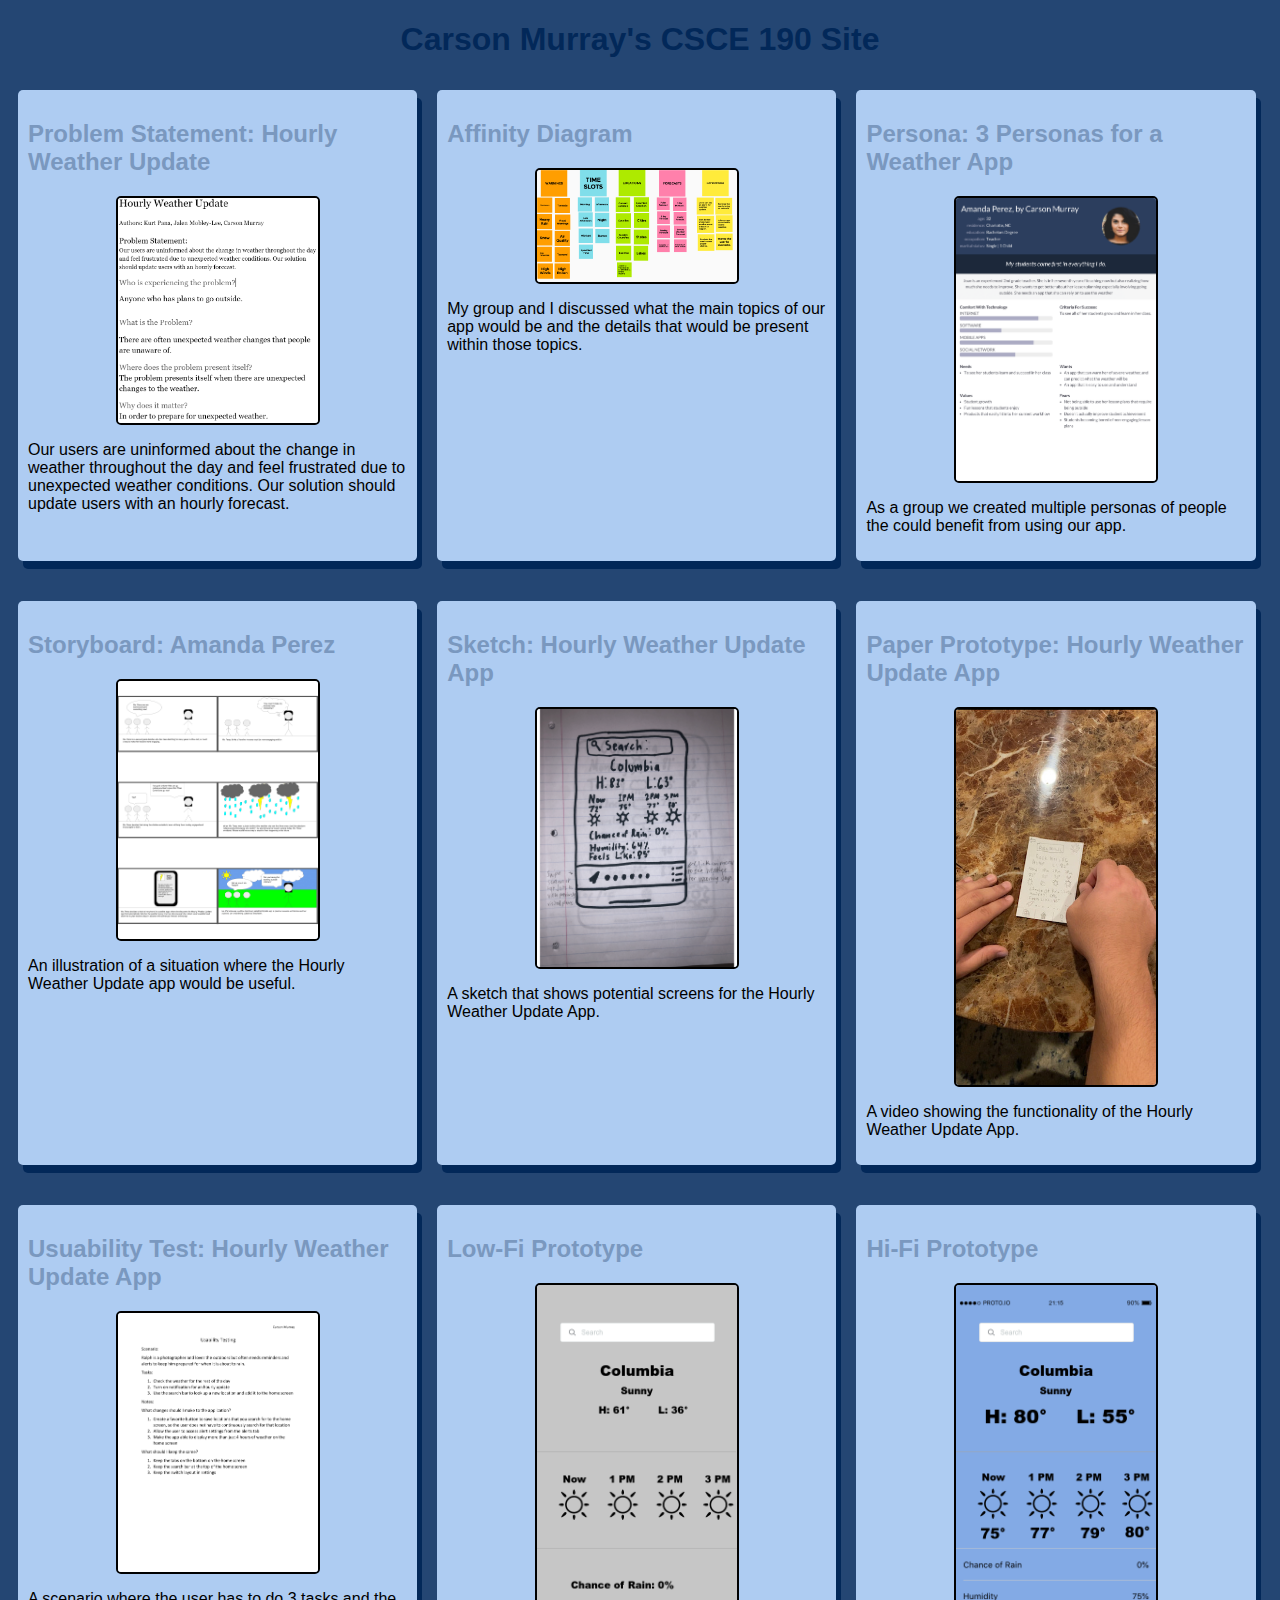
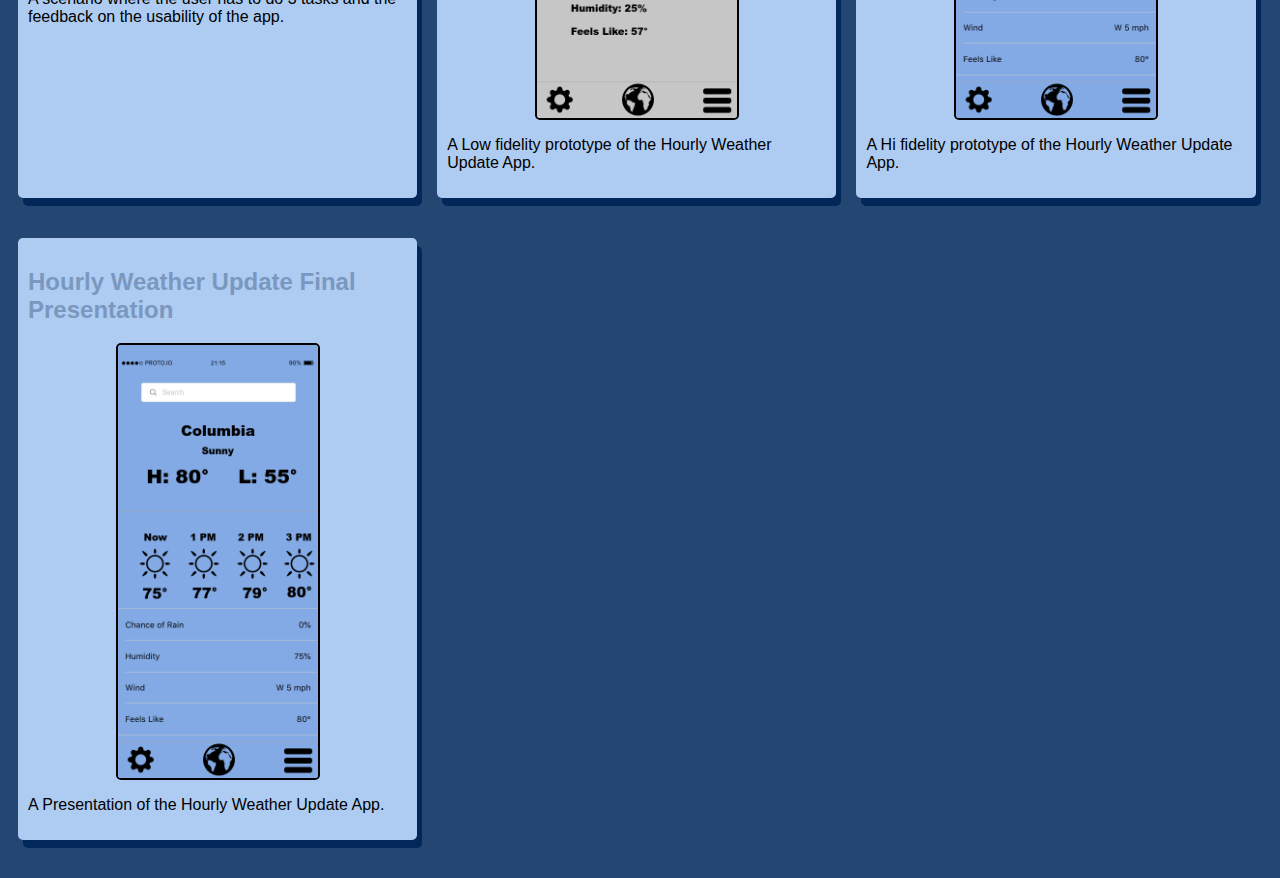
<file: index.html>
<!DOCTYPE html>
<html>
    <head>
            <title> CSCE 190: Carson Murray</title>
            <link rel="stylesheet" href="sytles.css">
    </head>
    <body>
        <h1>Carson Murray's CSCE 190 Site</h1>
        <div class="assignments">
            <!-- Problem Statement Assignment-->
            <section class="assignment">
                <a href="files/Problem Statement_ CSCE 190.pdf"><h2>Problem Statement: Hourly Weather Update </h2></a>
                <a href="files/Problem Statement_ CSCE 190.pdf"><img src="images/Problem Statement.png" width="350" length="200"></a>

                        <p>Our users are uninformed about the change in weather
                            throughout the day and feel frustrated due to 
                            unexpected weather conditions. Our solution should 
                            update users with an hourly forecast.</p>
                    
                    </section>
            <!--Affinity Diagram Assignment-->
        <section class="assignment">
                <a href="files/HourlyWeatherUpdate.pdf"><h2>Affinity Diagram </h2></a>
                <a href="files/HourlyWeatherUpdate.pdf"><img src="images/Hourly WeatherUpdate Jamboard.png" width="350" length="200"></a>

                        <p>My group and I discussed what the main topics of our app would be and the details that would be present within
                            those topics.
                        </p>
            </section>
            <!--Persona Assignment-->
            <section class="assignment">
                <a href="files/personas.pdf"><h2>Persona: 3 Personas for a Weather App</h2></a>
                <a href="files/personas.pdf"><img src="images/Persona.png" width="350" length="200"></a>
                    <p>As a group we created multiple personas of people the could benefit from using our app.
                    </p>
            </section>
            <!--StoryBoard Assignment-->
            <section class="assignment">
                <a href="files/StoryBoards.pdf"><h2>Storyboard: Amanda Perez</h2></a>
                <a href="files/StoryBoards.pdf"><img src="images/StoryBoard.png" width="350" length="200"></a>
                    <p>An illustration of a situation where the Hourly Weather Update app would be useful. 
                    </p>
        </section>
        <!--Sketching Assignment-->
        <section class="assignment">
            <a href="files/All_Slides1.pdf"><h2>Sketch: Hourly Weather Update App</h2></a>
            <a href="files/All_Slides1.pdf"><img src="images/Homescreen.png" width="350" length="200"></a>
                <p>A sketch that shows potential screens for the Hourly Weather Update App.
                </p>
    </section>
            <!--Paper Prototype Assignment-->
            <section class="assignment">
            <a href="https://youtu.be/fVnQINJUIWo"><h2>Paper Prototype: Hourly Weather Update App</h2></a>
            <a href="https://youtu.be/fVnQINJUIWo"><img src="images/PaperPrototype.jpg" width="350" length="200"></a>
                    <p>A video showing the functionality of the Hourly Weather Update App.
                    </p>
        </section>
        <!--Usuability Test Assignment-->
        <section class="assignment">
            <a href="files/UsabilityTest.pdf"><h2>Usuability Test: Hourly Weather Update App</h2></a>
            <a href="files/UsabilityTest.pdf"><img src="images/UsabilityTest-1.png" width="350" length="200"></a>
                    <p>A scenario where the user has to do 3 tasks and the feedback on the usability of the app.
                    </p>
        </section>
    </section>
    <!--Low-Fi Prototype Assignment-->
    <section class="assignment">
        <a href="files/Lo FI Prototype/index.html"><h2>Low-Fi Prototype</h2></a>
        <a href="files/Lo FI Prototype/index.html"><img src="images/LoFi Prototype.png" width="350" length="200"></a>
                <p>A Low fidelity prototype of the Hourly Weather Update App.
                </p>
    </section>
        </section>
        <!--Hi-Fi Prototype Assignment-->
        <section class="assignment">
            <a href="files/Hi Fi Prototype/index.html"><h2>Hi-Fi Prototype</h2></a>
            <a href="files/Hi Fi Prototype/index.html"><img src="images/HiFi.png" width="350" length="200"></a>
                    <p>A Hi fidelity prototype of the Hourly Weather Update App.
                    </p>
        </section>
    </section>
    <!--Hi-Fi Prototype Presentation-->
    <section class="assignment">
        <a href="https://youtu.be/MD1tGDlqOvk"><h2> Hourly Weather Update Final Presentation</h2></a>
        <a href="https://youtu.be/MD1tGDlqOvk"><img src="images/HiFi.png" width="350" length="200"></a>
                <p>A Presentation of the Hourly Weather Update App.
                </p>
    </section>
        </div>
    </body>
</html>
</file>
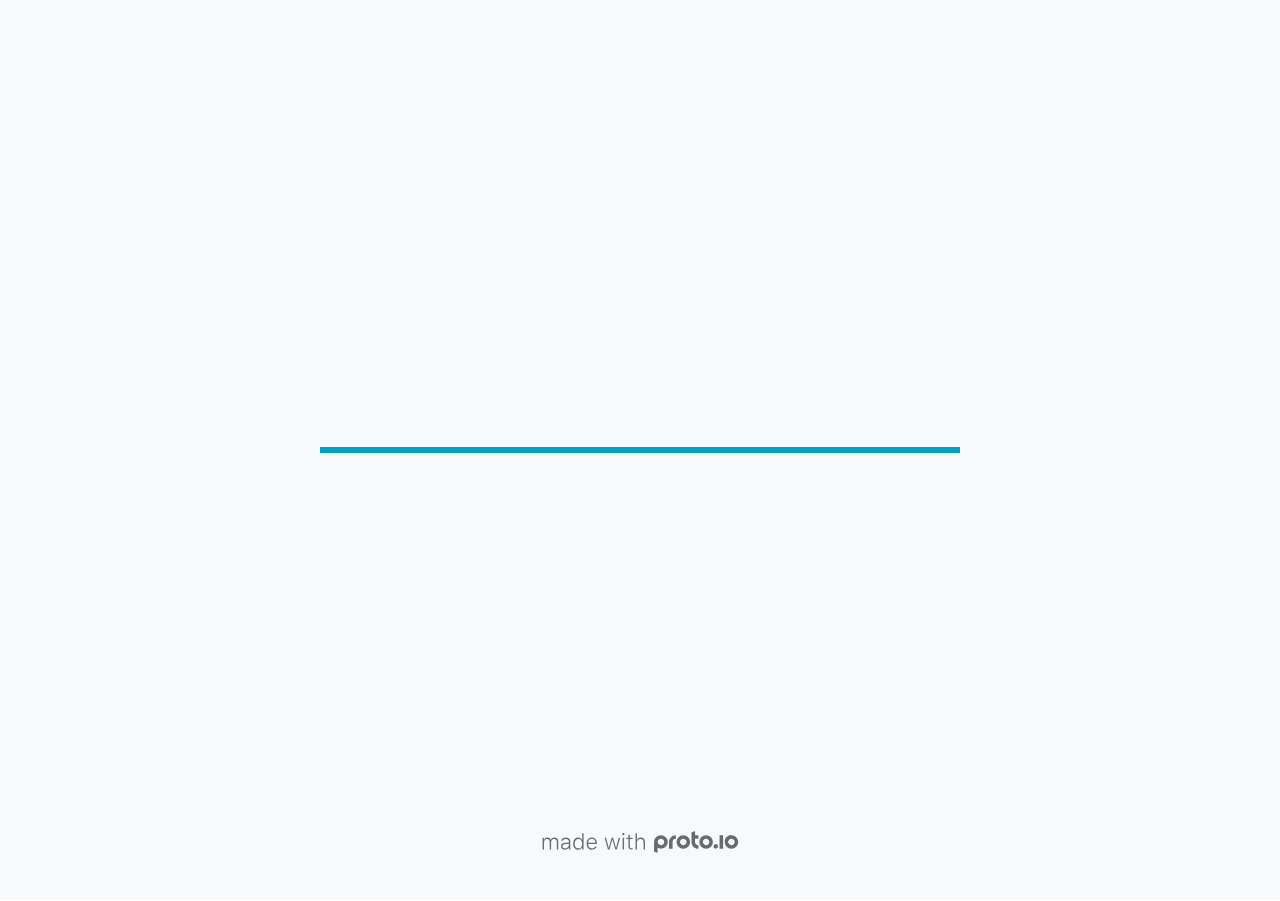
<file: files/Hi Fi Prototype/index.html>
<!DOCTYPE HTML>
	<head>

		<meta charset="utf-8">

		<title>Hourly Weather Update App - Proto.io</title>

		
			<meta name="HandheldFriendly" content="True">
			<meta name="MobileOptimized" content="414"> 

			
			
			
			<meta name="viewport" content="minimum-scale=1.00, maximum-scale=1.00, initial-scale=1.00, user-scalable=no, shrink-to-fit=no" />

			
				<meta name="apple-mobile-web-app-capable" content="yes" />
				<meta name="apple-mobile-web-app-status-bar-style" content="black-translucent" />
			

			<meta name="format-detection" content="telephone=no">


			

            
            <link rel="icon" sizes="192x192" href="./assets/branding/android-icon-hires.png">
            <link rel="icon" sizes="128x128" href="./assets/branding/android-icon.png">

            
            <link href="./assets/branding/apple-touch-icon-retina180.png" sizes="180x180" rel="apple-touch-icon">

            
            <link href="./assets/branding/apple-touch-icon-retina.png" sizes="114x114" rel="apple-touch-icon">

            
            <link href="./assets/branding/apple-touch-icon.png" sizes="57x57" rel="apple-touch-icon">

            
            <link href="./assets/branding/startup.png" media="(device-width: 320px)" rel="apple-touch-startup-image">

            
            <link href="./assets/branding/startup-retina.png" media="(device-width: 320px) and (device-height: 480px) and (-webkit-device-pixel-ratio: 2)" rel="apple-touch-startup-image">

            
            <link href="./assets/branding/startup-568.png" media="(device-width: 320px) and (device-height: 568px) and (-webkit-device-pixel-ratio: 2)" rel="apple-touch-startup-image">

            
            <link href="./assets/branding/startup-retina-6.png" media="(device-width: 375px) and (device-height: 667px) and (orientation: portrait) and (-webkit-device-pixel-ratio: 2)" rel="apple-touch-startup-image">

            
            <link href="./assets/branding/startup-retina-6plus.png" media="(device-width: 414px) and (device-height: 736px) and (orientation: portrait) and (-webkit-device-pixel-ratio: 3)" rel="apple-touch-startup-image">

            
            <link href="./assets/branding/startup-retina-6plus-landscape.png" media="(device-width: 414px) and (device-height: 736px) and (orientation: landscape) and (-webkit-device-pixel-ratio: 3)" rel="apple-touch-startup-image">

            
            <link href="./assets/branding/startup-ipad.png" media="(device-width: 768px) and (orientation: portrait)" rel="apple-touch-startup-image">

            
            <link href="./assets/branding/startup-ipad-landscape.png" media="(device-width: 768px) and (orientation: landscape)" rel="apple-touch-startup-image">

            
            <link href="./assets/branding/startup-ipad-retina.png" media="(device-width: 768px) and (orientation: portrait) and (-webkit-device-pixel-ratio: 2)" rel="apple-touch-startup-image">

            
            <link href="./assets/branding/startup-ipad-landscape-retina.png" media="(device-width: 768px) and (orientation: landscape) and (-webkit-device-pixel-ratio: 2)" rel="apple-touch-startup-image">

            
            <link href="./assets/branding/startup-ipad-pro.png" media="(device-width: 1024px) and (orientation: portrait) and (-webkit-device-pixel-ratio: 2)" rel="apple-touch-startup-image">

            
            <link href="./assets/branding/startup-ipad-pro-landscape.png" media="(device-width: 1024px) and (orientation: landscape) and (-webkit-device-pixel-ratio: 2)" rel="apple-touch-startup-image">

			<meta http-equiv="cleartype" content="on"> 


			 
		    <script type="text/javascript" src="./scripts/plugins/jquery/jquery.js"></script>

			
				<link rel="stylesheet" href="./stylesheets/player-export.css" />
				<script type="text/javascript" src="./scripts/player-export.js"></script>
			

			
			<script type="text/javascript" src="./libraries/common/components.js"></script> 
			<link type="text/css" rel="Stylesheet" href="./libraries/common/components.1.00.css" /> 

			
					<script type="text/javascript" src="./libraries/generic2/components.js"></script> 
					<link type="text/css" rel="Stylesheet" href="./libraries/generic2/components.1.00.css" /> 
				
					<script type="text/javascript" src="./libraries/ios9/components.js"></script> 
					<link type="text/css" rel="Stylesheet" href="./libraries/ios9/components.1.00.css" /> 
				
				<script type="text/javascript" src="./data/data.js"></script> 
			

		<style>
			body { width: 414px; height: 896px; }
			.landscape, .landscape .prx-page { min-height: 414px; }
			.portrait, .portrait .prx-page { min-height: 896px; }
		</style>

		<script type="text/javascript">

			prx.ver = '6.6.60.0';
			prx.url.account = 'https://kurtpana.proto.io';
			prx.url.staticassets = 'https://gal.proto.io';
			prx.url.devices = 'https://dteyv52hbg2at.cloudfront.net/devices';
			prx.url.static = 'https://dteyv52hbg2at.cloudfront.net';
			prx.url.siteurl = 'proto.io';
			prx.url.crossmsg = 'https://kurtpana.proto.io';

			prx.nodejsassetsserver = {};
			prx.nodejsassetsserver.host = ".proto.io";
			prx.nodejsassetsserver.subdomainprefix = "https://at";
			prx.nodejsassetsserver.maxsubdomains = "20";

			prx.device_library = 'ios9';
			prx.devices[prx.device] = {
				name: prx.device
				,defaultOrientation: 'portrait'
				,portrait_applies: 1 //new
				,portrait: [414,896]
				,landscape_applies: 1 //new
				,landscape: [896,414]
				,allow_orientation_change: 1 //new
				,statusbar_skin: 'default' // new
				,statusbarheightportrait: 0
				,statusbarheightlandscape: 0
				,navigationbar_skin: 'default' //new
				,navigationbarheightportrait: 0
				,navigationbarheightlandscape: 0
				,normalportrait: [414,896]
				,normallandscape: [896,414]
				,device_s3bucket: '6a9e70ba-0e0c-41f6-ab20-45aaf591e647'
				,dpr: '1.00'
				,deviceType: "iphonex"
                ,showiPhoneXNotch: true
                ,hasCustomSkinNotch: false
				,appleWatchRoundedCorners: false
				,scrollType: "default"
				,initialscale: 1.00
				,targetdensitydpi: "device-dpi"
			}

			prx.projectsettings.id = 'e0b3412e-ea18-4b2f-ba97-5a58aefebe22';
			prx.projectsettings.s3b = 'kurtpana-1093352-proto';
			prx.projectsettings.account = 'kurtpana';
			prx.projectsettings.statusbar = '0'; 
			prx.projectsettings.statusbarapplies = '0';
			prx.projectsettings.navigationbar = '0';
			prx.projectsettings.navigationbarapplies = '0';
			prx.projectsettings.initialpageid = -1;
			
			
			prx.projectsettings.flashactions = 1;
			prx.projectsettings.gatrackingcode = '';

			prx.export2html = '1' == true;
			prx.mobPlayer = 0;

			prx.user.country = 'US';

			prx.s3Links = []; 
			var sLinkedAssets = [];
			

			prx.csrf_token = 'D007B71C30C528BAE94A01E2B3EBD5D0A6937A95CAFCDBFB370255F55C5381F2';

            

            
                            prx.assetsAccessToken = "eyJ0eXAiOiJKV1QiLCJhbGciOiJIUzI1NiJ9.eyJkIjp7InVpZCI6Ii0xIiwicHJvamVjdF9pZCI6ImUwYjM0MTJlLWVhMTgtNGIyZi1iYTk3LTVhNThhZWZlYmUyMiJ9LCJ2IjowLCJleHAiOjE2MDYyODQzNDksImlhdCI6MTYwNjEwNDM0OX0.FIH6t6ox0ey0_99o1XS-dqQe3oNpL4Yrx4iiRUNAGO0";

			prx.iniPlayer.iniPreLoad();

		</script>
	</head>

	

			<body class="player device-cursor-touch mobile-device-true " " id="mbd" >

				
					<div id='iphoneX-notch-player'>
						<span class="iphoneX-notch-corners"></span>
					</div>
				
				<div id="window-wrapper">
					<div id="dragarea"></div>
					<div id="statusbar"></div>
					<div id="underlay" style=""></div>

					<div class="prx-page" data-role="page" id="p-1" data-id="1"></div>
					
								<div class="prx-page" data-role="page" id="p-2" data-id="2"></div>
							
								<div class="prx-page" data-role="page" id="p-5" data-id="5"></div>
							
								<div class="prx-page" data-role="page" id="p-6" data-id="6"></div>
							
								<div class="prx-page" data-role="page" id="p-8" data-id="8"></div>
							
								<div class="prx-page" data-role="page" id="p-9" data-id="9"></div>
							
								<div class="prx-page" data-role="page" id="p-10" data-id="10"></div>
							
								<div class="prx-page" data-role="page" id="p-11" data-id="11"></div>
							
								<div class="prx-page" data-role="page" id="p-12" data-id="12"></div>
							
								<div class="prx-page" data-role="page" id="p-13" data-id="13"></div>
							
								<div class="prx-page" data-role="page" id="p-14" data-id="14"></div>
							
								<div class="prx-page" data-role="page" id="p-17" data-id="17"></div>
							
								<div class="prx-page" data-role="page" id="p-18" data-id="18"></div>
							
					<div id="navigationbar"></div>
					<div id="overlay"></div>
					<div id="trash"></div>
					<div id="quick-audios"></div>
				</div>

				 
			<div id="loader-wrapper">
				
				<div class="progress">
					<div class="progress-bar"></div>
				</div>
				<div id="poweredby"></div>
			</div>
			


			</body>
		

</html>
</file>
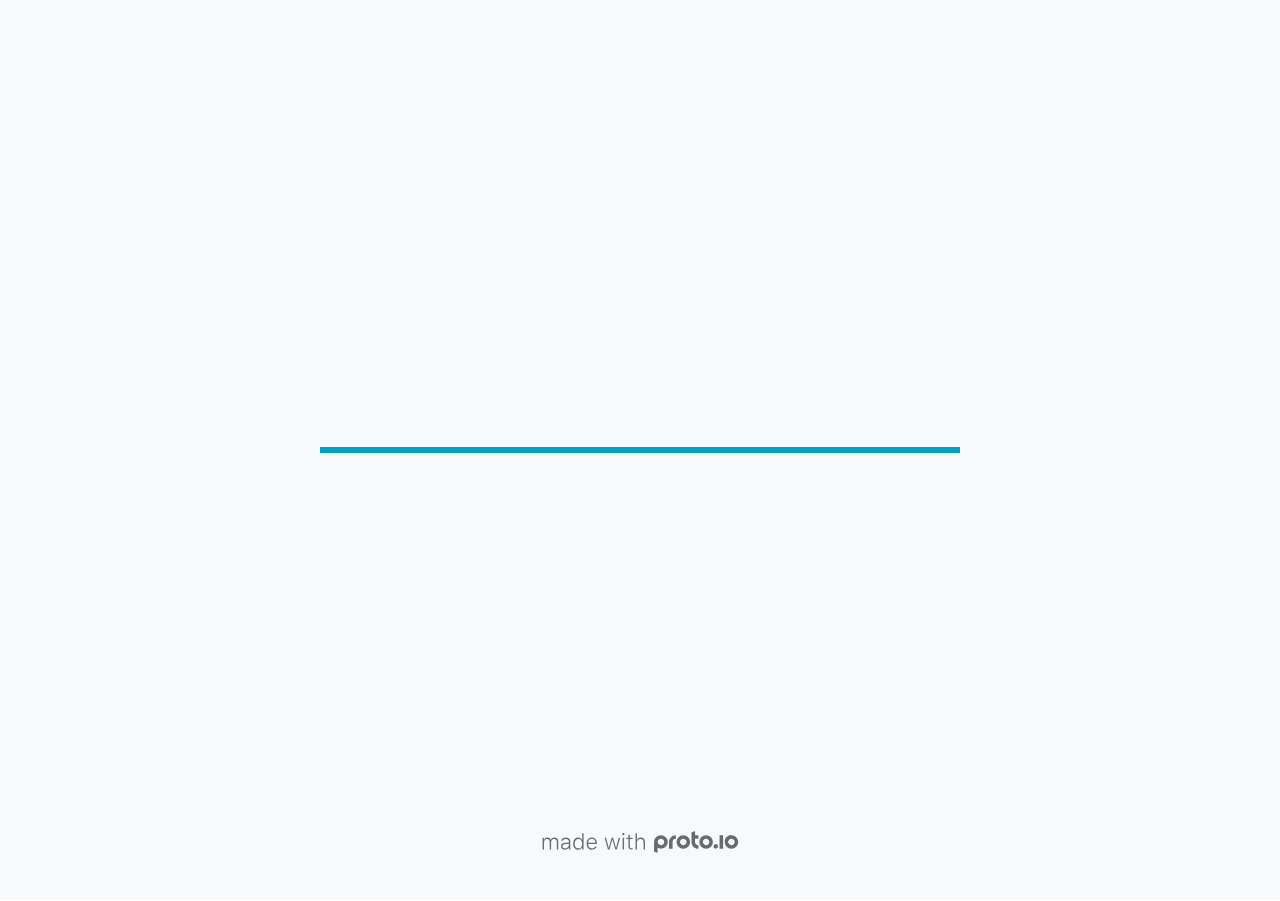
<file: files/Lo FI Prototype/index.html>
<!DOCTYPE HTML>
	<head>

		<meta charset="utf-8">

		<title>Hourly Weather Update App - Proto.io</title>

		
			<meta name="HandheldFriendly" content="True">
			<meta name="MobileOptimized" content="414"> 

			
			
			
			<meta name="viewport" content="minimum-scale=1.00, maximum-scale=1.00, initial-scale=1.00, user-scalable=no, shrink-to-fit=no" />

			
				<meta name="apple-mobile-web-app-capable" content="yes" />
				<meta name="apple-mobile-web-app-status-bar-style" content="black-translucent" />
			

			<meta name="format-detection" content="telephone=no">


			

            
            <link rel="icon" sizes="192x192" href="./assets/branding/android-icon-hires.png">
            <link rel="icon" sizes="128x128" href="./assets/branding/android-icon.png">

            
            <link href="./assets/branding/apple-touch-icon-retina180.png" sizes="180x180" rel="apple-touch-icon">

            
            <link href="./assets/branding/apple-touch-icon-retina.png" sizes="114x114" rel="apple-touch-icon">

            
            <link href="./assets/branding/apple-touch-icon.png" sizes="57x57" rel="apple-touch-icon">

            
            <link href="./assets/branding/startup.png" media="(device-width: 320px)" rel="apple-touch-startup-image">

            
            <link href="./assets/branding/startup-retina.png" media="(device-width: 320px) and (device-height: 480px) and (-webkit-device-pixel-ratio: 2)" rel="apple-touch-startup-image">

            
            <link href="./assets/branding/startup-568.png" media="(device-width: 320px) and (device-height: 568px) and (-webkit-device-pixel-ratio: 2)" rel="apple-touch-startup-image">

            
            <link href="./assets/branding/startup-retina-6.png" media="(device-width: 375px) and (device-height: 667px) and (orientation: portrait) and (-webkit-device-pixel-ratio: 2)" rel="apple-touch-startup-image">

            
            <link href="./assets/branding/startup-retina-6plus.png" media="(device-width: 414px) and (device-height: 736px) and (orientation: portrait) and (-webkit-device-pixel-ratio: 3)" rel="apple-touch-startup-image">

            
            <link href="./assets/branding/startup-retina-6plus-landscape.png" media="(device-width: 414px) and (device-height: 736px) and (orientation: landscape) and (-webkit-device-pixel-ratio: 3)" rel="apple-touch-startup-image">

            
            <link href="./assets/branding/startup-ipad.png" media="(device-width: 768px) and (orientation: portrait)" rel="apple-touch-startup-image">

            
            <link href="./assets/branding/startup-ipad-landscape.png" media="(device-width: 768px) and (orientation: landscape)" rel="apple-touch-startup-image">

            
            <link href="./assets/branding/startup-ipad-retina.png" media="(device-width: 768px) and (orientation: portrait) and (-webkit-device-pixel-ratio: 2)" rel="apple-touch-startup-image">

            
            <link href="./assets/branding/startup-ipad-landscape-retina.png" media="(device-width: 768px) and (orientation: landscape) and (-webkit-device-pixel-ratio: 2)" rel="apple-touch-startup-image">

            
            <link href="./assets/branding/startup-ipad-pro.png" media="(device-width: 1024px) and (orientation: portrait) and (-webkit-device-pixel-ratio: 2)" rel="apple-touch-startup-image">

            
            <link href="./assets/branding/startup-ipad-pro-landscape.png" media="(device-width: 1024px) and (orientation: landscape) and (-webkit-device-pixel-ratio: 2)" rel="apple-touch-startup-image">

			<meta http-equiv="cleartype" content="on"> 


			 
		    <script type="text/javascript" src="./scripts/plugins/jquery/jquery.js"></script>

			
				<link rel="stylesheet" href="./stylesheets/player-export.css" />
				<script type="text/javascript" src="./scripts/player-export.js"></script>
			

			
			<script type="text/javascript" src="./libraries/common/components.js"></script> 
			<link type="text/css" rel="Stylesheet" href="./libraries/common/components.1.00.css" /> 

			
					<script type="text/javascript" src="./libraries/generic2/components.js"></script> 
					<link type="text/css" rel="Stylesheet" href="./libraries/generic2/components.1.00.css" /> 
				
					<script type="text/javascript" src="./libraries/ios9/components.js"></script> 
					<link type="text/css" rel="Stylesheet" href="./libraries/ios9/components.1.00.css" /> 
				
				<script type="text/javascript" src="./data/data.js"></script> 
			

		<style>
			body { width: 414px; height: 896px; }
			.landscape, .landscape .prx-page { min-height: 414px; }
			.portrait, .portrait .prx-page { min-height: 896px; }
		</style>

		<script type="text/javascript">

			prx.ver = '6.6.59.0';
			prx.url.account = 'https://kurtpana.proto.io';
			prx.url.staticassets = 'https://gal.proto.io';
			prx.url.devices = 'https://dteyv52hbg2at.cloudfront.net/devices';
			prx.url.static = 'https://dteyv52hbg2at.cloudfront.net';
			prx.url.siteurl = 'proto.io';
			prx.url.crossmsg = 'https://kurtpana.proto.io';

			prx.nodejsassetsserver = {};
			prx.nodejsassetsserver.host = ".proto.io";
			prx.nodejsassetsserver.subdomainprefix = "https://at";
			prx.nodejsassetsserver.maxsubdomains = "20";

			prx.device_library = 'ios9';
			prx.devices[prx.device] = {
				name: prx.device
				,defaultOrientation: 'portrait'
				,portrait_applies: 1 //new
				,portrait: [414,896]
				,landscape_applies: 1 //new
				,landscape: [896,414]
				,allow_orientation_change: 1 //new
				,statusbar_skin: 'default' // new
				,statusbarheightportrait: 0
				,statusbarheightlandscape: 0
				,navigationbar_skin: 'default' //new
				,navigationbarheightportrait: 0
				,navigationbarheightlandscape: 0
				,normalportrait: [414,896]
				,normallandscape: [896,414]
				,device_s3bucket: '6a9e70ba-0e0c-41f6-ab20-45aaf591e647'
				,dpr: '1.00'
				,deviceType: "iphonex"
                ,showiPhoneXNotch: true
                ,hasCustomSkinNotch: false
				,appleWatchRoundedCorners: false
				,scrollType: "default"
				,initialscale: 1.00
				,targetdensitydpi: "device-dpi"
			}

			prx.projectsettings.id = 'e0b3412e-ea18-4b2f-ba97-5a58aefebe22';
			prx.projectsettings.s3b = 'kurtpana-1093352-proto';
			prx.projectsettings.account = 'kurtpana';
			prx.projectsettings.statusbar = '0'; 
			prx.projectsettings.statusbarapplies = '0';
			prx.projectsettings.navigationbar = '0';
			prx.projectsettings.navigationbarapplies = '0';
			prx.projectsettings.initialpageid = -1;
			
			
			prx.projectsettings.flashactions = 1;
			prx.projectsettings.gatrackingcode = '';

			prx.export2html = '1' == true;
			prx.mobPlayer = 0;

			prx.user.country = 'US';

			prx.s3Links = []; 
			var sLinkedAssets = [];
			

			prx.csrf_token = '78899EE7EFF73BF7D9B151034D46702F694803C86D8EACEA8587E29674969477';

            

            
                            prx.assetsAccessToken = "eyJ0eXAiOiJKV1QiLCJhbGciOiJIUzI1NiJ9.eyJkIjp7InVpZCI6Ii0xIiwicHJvamVjdF9pZCI6ImUwYjM0MTJlLWVhMTgtNGIyZi1iYTk3LTVhNThhZWZlYmUyMiJ9LCJ2IjowLCJleHAiOjE2MDUwNzEzMTIsImlhdCI6MTYwNDg5MTMxMn0.5aOVfkXaJXlazcP5XWD-KVDAEYcIZClRvpiiVIsgSck";

			prx.iniPlayer.iniPreLoad();

		</script>
	</head>

	

			<body class="player device-cursor-touch mobile-device-true " " id="mbd" >

				
					<div id='iphoneX-notch-player'>
						<span class="iphoneX-notch-corners"></span>
					</div>
				
				<div id="window-wrapper">
					<div id="dragarea"></div>
					<div id="statusbar"></div>
					<div id="underlay" style=""></div>

					<div class="prx-page" data-role="page" id="p-6" data-id="6"></div>
					
						<div class="prx-page" data-role="page" id="p-1" data-id="1"></div>
					
								<div class="prx-page" data-role="page" id="p-2" data-id="2"></div>
							
								<div class="prx-page" data-role="page" id="p-5" data-id="5"></div>
							
								<div class="prx-page" data-role="page" id="p-8" data-id="8"></div>
							
								<div class="prx-page" data-role="page" id="p-9" data-id="9"></div>
							
					<div id="navigationbar"></div>
					<div id="overlay"></div>
					<div id="trash"></div>
					<div id="quick-audios"></div>
				</div>

				 
			<div id="loader-wrapper">
				
				<div class="progress">
					<div class="progress-bar"></div>
				</div>
				<div id="poweredby"></div>
			</div>
			


			</body>
		

</html>
</file>
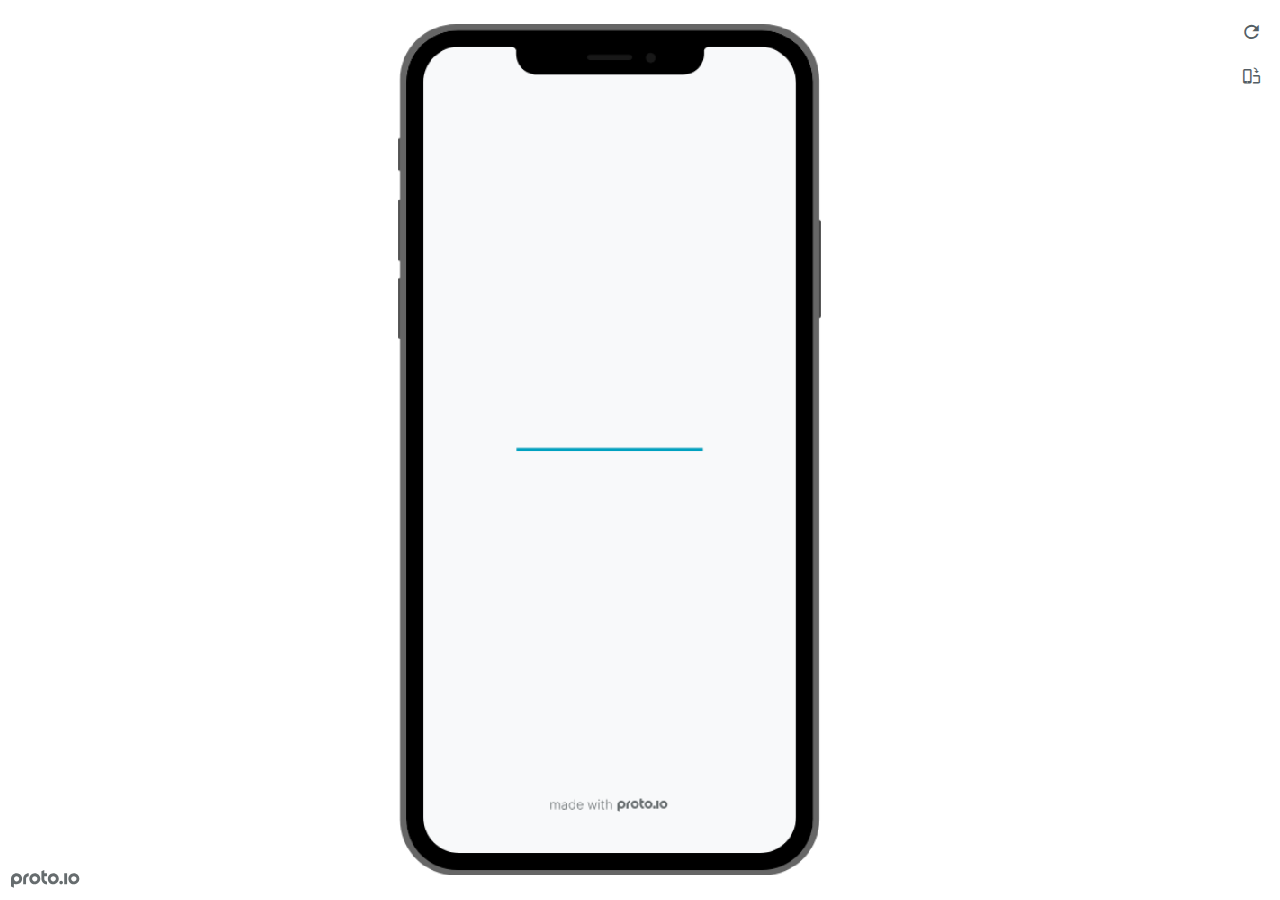
<file: files/Hi Fi Prototype/frame.html>
<!DOCTYPE HTML>
    <head>
    <meta charset="utf-8">

    <title>Hourly Weather Update App - Proto.io player</title>

    

			<link type="text/css" rel="stylesheet" href="./stylesheets/preview-export-min.css">
			<script type="text/javascript" src="./scripts/preview-export-min.js"></script>

		

    <script type="text/javascript">
        var prx = window.prx || {};
        prx.orientation = 'portrait';
        prx.orientations = {};
        prx.orientations.portrait = 1;
        prx.orientations.landscape = 1;
        prx.project = {};
        prx.project.id = 'e0b3412e-ea18-4b2f-ba97-5a58aefebe22';
        prx.project.title = 'Hourly Weather Update App';
        prx.project.version = 0;
        prx.project.livepreview = 0;
        prx.project.account = "kurtpana";
        prx.activePage = {};
        prx.usercountry = "us";
        
            prx.user = false;
        
        prx.skin = 'apple-phone-iphoneX-1';
        prx.ver = '6.6.60.0';
        //prx.flashactions = 1;
		prx.flashactions = 1; //we are not using the DB value anymore

        prx.nodejsassetsserver = {};
        prx.nodejsassetsserver.host = ".proto.io";
        prx.nodejsassetsserver.subdomainprefix = "https://at";
        prx.nodejsassetsserver.maxsubdomains = "20";
        prx.account = "kurtpana";
        prx.browserShowScreenshots = 'true';
        prx.url.crossmsg = 'https://kurtpana.proto.io';
        prx.playerUrl = 'https://kurtpana.proto.io/player/';
        prx.spaces = false;
        prx.csrf_token = 'F3CBCFB022A27668ED7C271641DB589A103093748DD4282B4ED1C55B9A08D86C';

        
    </script>

    

</head>


<body style="background-color:#FFFFFF">

    

    <div class="page-sidebar">
        
        <div class="sidebar-action-buttons">

            
                <span class="header-action-button player-icon-reload embed-icon-reload" id="refresh-preview">
                    <span class="tooltip">Refresh preview</span>
                </span>
                
                    <span  class="header-action-button player-icon-rotate embed-icon-rotate" id="change-orientation">
                        <span class="tooltip">Change orientation</span>
                    </span>
                

        </div>

    </div>

    <div id="maincontent" class="portrait">

        <div id="shortcut-pressed-outer">
            <div id="shortcut-pressed"></div>
        </div>
        

			<div class="frame_generic">
				
				<div class="body_generic skin_apple-phone-iphoneX-1 skin-wrapper skin-os-apple skin-device-phone skin-model-iphoneX skin-size-1 skin-color-black skin-orientation-portrait skin-dimensions-414-896">

					<div class="buttons top"></div>
					<div class="detail-top"></div>
					<div class="web-search"></div>
					<div class="buttons left"></div>

					<div class="body_generic_inner">
						
						<iframe id="pio-playerframe" src="index.html" scrolling="NO" style="width: 414px; height: 896px;" webkitAllowFullScreen mozallowfullscreen allowFullScreen allowvr allow="autoplay"></iframe>
						
                                <script type="text/javascript">
                                    // remove parameter from address bar immediately if no changes
                                    let url = new URL(window.location.href);
                                    url.searchParams.delete('hc');
									url.searchParams.delete('ap');
                                    window.history.replaceState({}, document.title, url.toString());
                                </script>
                            
					</div>

					<div class="buttons right"></div>
					<div class="detail-bottom"></div>
				</div>
				
			</div>
		
    </div>

    

    
            <div id="branding"></div>
        
</body>


<script type="text/javascript">
    
</script>
</html>
</file>
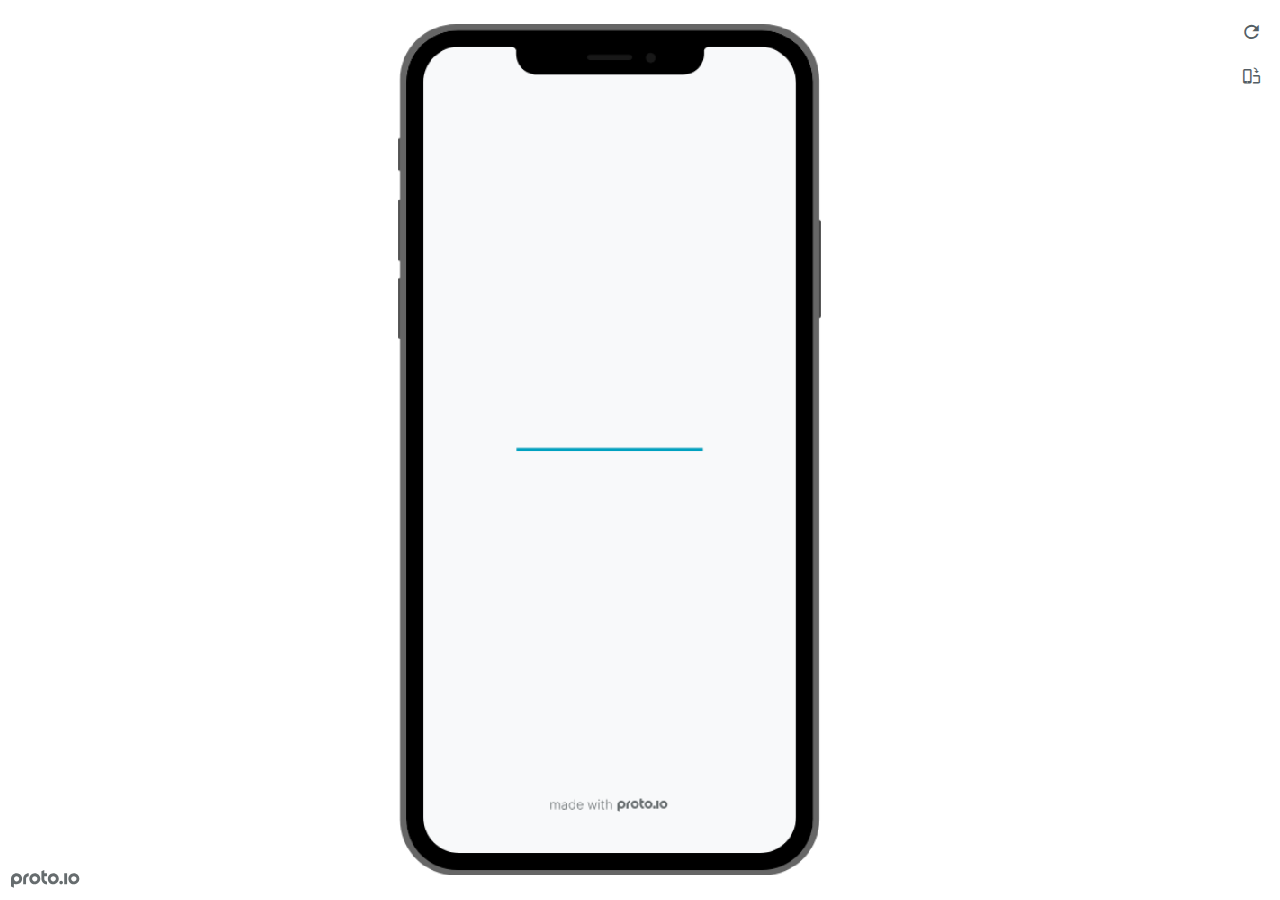
<file: files/Lo FI Prototype/frame.html>
<!DOCTYPE HTML>
    <head>
    <meta charset="utf-8">

    <title>Hourly Weather Update App - Proto.io player</title>

    

			<link type="text/css" rel="stylesheet" href="./stylesheets/preview-export-min.css">
			<script type="text/javascript" src="./scripts/preview-export-min.js"></script>

		

    <script type="text/javascript">
        var prx = window.prx || {};
        prx.orientation = 'portrait';
        prx.orientations = {};
        prx.orientations.portrait = 1;
        prx.orientations.landscape = 1;
        prx.project = {};
        prx.project.id = 'e0b3412e-ea18-4b2f-ba97-5a58aefebe22';
        prx.project.title = 'Hourly Weather Update App';
        prx.project.version = 0;
        prx.project.livepreview = 0;
        prx.project.account = "kurtpana";
        prx.activePage = {};
        prx.usercountry = "us";
        
            prx.user = false;
        
        prx.skin = 'apple-phone-iphoneX-1';
        prx.ver = '6.6.59.0';
        //prx.flashactions = 1;
		prx.flashactions = 1; //we are not using the DB value anymore

        prx.nodejsassetsserver = {};
        prx.nodejsassetsserver.host = ".proto.io";
        prx.nodejsassetsserver.subdomainprefix = "https://at";
        prx.nodejsassetsserver.maxsubdomains = "20";
        prx.account = "kurtpana";
        prx.browserShowScreenshots = 'true';
        prx.url.crossmsg = 'https://kurtpana.proto.io';
        prx.playerUrl = 'https://kurtpana.proto.io/player/';
        prx.spaces = false;
        prx.csrf_token = 'CCD72B3927F23048C78038EB794A68676B2D8D161DC6F17B1E390C54AEBE4946';

        
    </script>

    

</head>


<body style="background-color:#FFFFFF">

    

    <div class="page-sidebar">
        
        <div class="sidebar-action-buttons">

            
                <span class="header-action-button player-icon-reload embed-icon-reload" id="refresh-preview">
                    <span class="tooltip">Refresh preview</span>
                </span>
                
                    <span  class="header-action-button player-icon-rotate embed-icon-rotate" id="change-orientation">
                        <span class="tooltip">Change orientation</span>
                    </span>
                

        </div>

    </div>

    <div id="maincontent" class="portrait">

        <div id="shortcut-pressed-outer">
            <div id="shortcut-pressed"></div>
        </div>
        

			<div class="frame_generic">
				
				<div class="body_generic skin_apple-phone-iphoneX-1 skin-wrapper skin-os-apple skin-device-phone skin-model-iphoneX skin-size-1 skin-color-black skin-orientation-portrait skin-dimensions-414-896">

					<div class="buttons top"></div>
					<div class="detail-top"></div>
					<div class="web-search"></div>
					<div class="buttons left"></div>

					<div class="body_generic_inner">
						
						<iframe id="pio-playerframe" src="index.html" scrolling="NO" style="width: 414px; height: 896px;" webkitAllowFullScreen mozallowfullscreen allowFullScreen allowvr allow="autoplay"></iframe>
						
                                <script type="text/javascript">
                                    // remove parameter from address bar immediately if no changes
                                    let url = new URL(window.location.href);
                                    url.searchParams.delete('hc');
									url.searchParams.delete('ap');
                                    window.history.replaceState({}, document.title, url.toString());
                                </script>
                            
					</div>

					<div class="buttons right"></div>
					<div class="detail-bottom"></div>
				</div>
				
			</div>
		
    </div>

    

    
            <div id="branding"></div>
        
</body>


<script type="text/javascript">
    
</script>
</html>
</file>
<file: sytles.css>
body {
    background: #244673;
    font-family: Arial, Helvetica, sans-serif;
}

.assignments{
    display: flex;
    flex-wrap: wrap;
}
.assignment{
    width: 30%;
    padding: 10px;
    margin: 10px;
    margin-bottom: 30px;
    background: #AECCF2;
    border-radius: 5px;
    box-shadow: 5px 8px #022859;
}
.assignment img{
    width: 200px;
    border: 2px solid black;
    margin-right: 20px;
    border-radius: 5px;
    display: block;
    margin: auto;
}


h1 {
    color:#022859;
    text-align: center;
}
a{
    text-decoration: none;
    color: #7A98BF;
}
.assignment a:hover{
    color: #022859;
}
</file>
<file: files/Hi Fi Prototype/stylesheets/player-export.css>
/*!
 * 
 *                                                                       
 *                              ::;;;;                                   
 *    ::,,,,::    ::,,  ,,,,::::::11ii::,,::,,,,::      ::::,,::,,,,::   
 *  ,,111111ii,,::1111::111111ii::111111::111111ii,,    ii11,,ii111111,, 
 *  11ii::;;11;;ii11::iiii::;;11;;11ii::ii11::::11ii    ii11;;11;;::ii11 
 *  11;;  ::11ii11;;::11ii  ::11ii11ii,,iiii..  iiii    ii11;;11::  ;;11 
 *  1111;;ii11;;11;;,,ii11::ii11;;ii11;;;;11;;;;11;;;;;;ii11::11ii;;11ii 
 *  11111111;;::11;;  ::ii1111;;  ::ii11::ii1111ii::11ii;;11,,;;1111ii:: 
 *  11;;,,::  ,,::,,      ::,,        ::::  ::::    ,,,,::::    ::,,     
 *  ;;;;                                                                 
 *                                                                       
 *  Build: 11/11/2020, 10:54:08 AM
 */

/*!
 * Waves v0.5.5
 * http://fian.my.id/Waves
 *
 * Copyright 2014 Alfiana E. Sibuea and other contributors
 * Released under the MIT license
 * https://github.com/fians/Waves/blob/master/LICENSE
 */.mask-inner{position:relative;background-size:100% 100%;background-repeat:no-repeat}.mask-inner .mask-inner{transform:none!important}.mask-border .mborder,.mask-filter{height:100%;width:100%}.mask-border .mborder{border:1px solid hsla(0,0%,100%,.8);position:absolute;pointer-events:none}.mask-border .area-border{border:1px solid #00a1c0;left:0;top:0;position:absolute;transform-origin:0 0;box-sizing:border-box}.mask-border .mask-radius{width:100%;height:100%;overflow:hidden;position:absolute}.mask-border .mask-radius .mask-radius-border{position:relative;width:100%;height:100%;border:1px solid hsla(0,0%,100%,.8)}.mask-border.hide-handles .prx-resizable-handle{opacity:0;pointer-events:none!important}.mask-border.hide-handles .area-border{border:1px dashed #b4bcbf}.mask-wrapper{overflow:hidden;height:100%;pointer-events:none}.mask-wrapper.borderPos-inside{box-sizing:border-box}.mask-wrapper.borderPos-outside{width:100%;height:100%}.mask-wrapper.borderPos-outside .mask-inner{box-sizing:content-box}.mask-edit-mode-handles{pointer-events:none}.mask-edit-mode-handles.hide-handles .prx-resizable-handle,.mask-edit-mode-handles.hide-handles .prx-rotate-handle{opacity:0;pointer-events:none!important}.mask-edit-mode-handles.hide-handles .xborder{border-color:#b4bcbf!important}abbr,address,article,aside,audio,b,blockquote,body,caption,cite,code,dd,del,dfn,div,dl,dt,em,fieldset,figure,footer,form,h1,h2,h3,h4,h5,h6,header,hgroup,html,i,iframe,img,ins,kbd,label,legend,li,mark,menu,nav,object,ol,p,pre,q,samp,section,small,span,strong,sub,sup,table,tbody,td,tfoot,th,thead,time,tr,ul,var,video{margin:0;padding:0;border:0;outline:0;font-size:100%;background:transparent}article,aside,details,figcaption,figure,footer,header,hgroup,nav,section{display:block}audio,canvas,video{display:inline-block;*display:inline;*zoom:1}[hidden],audio:not([controls]){display:none}html{font-size:100%;-webkit-text-size-adjust:100%;-ms-text-size-adjust:100%}body{margin:0;font-size:13px}body,button,input,select,textarea{font-family:sans-serif;color:#222}a{color:#00e}a:visited{color:#551a8b}a:hover{color:#06e}a:focus{outline:thin dotted}a:active,a:hover{outline:0}abbr[title]{border-bottom:1px dotted}b,strong{font-weight:700}blockquote{margin:1em 40px}dfn{font-style:italic}hr{display:block;height:1px;border:0;border-top:1px solid #ccc;margin:1em 0;padding:0}ins{background:#ff9;text-decoration:none}ins,mark{color:#000}mark{background:#ff0;font-style:italic;font-weight:700}code,kbd,pre,samp{font-family:monospace,serif;_font-family:courier new,monospace;font-size:1em}pre{white-space:pre;white-space:pre-wrap;word-wrap:break-word}q{quotes:none}q:after,q:before{content:"";content:none}small{font-size:85%}sub,sup{font-size:75%;line-height:0;position:relative;vertical-align:baseline}sup{top:-.5em}sub{bottom:-.25em}ol,ul{margin:1em 0;padding:0 0 0 40px}dd{margin:0 0 0 40px}nav ol,nav ul{list-style:none;list-style-image:none;margin:0;padding:0}img{border:0;-ms-interpolation-mode:bicubic}svg:not(:root){overflow:hidden}figure,form{margin:0}fieldset{margin:0}fieldset,legend{border:0;padding:0}legend{*margin-left:-7px}button,input,select,textarea{font-size:100%;margin:0;vertical-align:baseline;*vertical-align:middle}button,input{line-height:normal;*overflow:visible}table button,table input{*overflow:auto}[role=button],button,input[type=button],input[type=reset],input[type=submit]{-webkit-appearance:button}input[type=checkbox],input[type=radio]{box-sizing:border-box;padding:0}input[type=search]{-webkit-appearance:textfield;-moz-box-sizing:content-box;-webkit-box-sizing:content-box;box-sizing:content-box}input[type=search]::-webkit-search-decoration{-webkit-appearance:none}button::-moz-focus-inner{border:0;padding:0}textarea{overflow:auto;vertical-align:top;resize:vertical}input:invalid,textarea:invalid{background-color:#f0dddd}table{border-collapse:collapse;border-spacing:0}td{vertical-align:top}.nocallout{-webkit-touch-callout:none}textarea[contenteditable]{-webkit-appearance:none}.gifhidden{position:absolute;left:-100%}.ir{display:block;border:0;text-indent:-999em;overflow:hidden;background-color:transparent;background-repeat:no-repeat;text-align:left;direction:ltr}.ir br{display:none}.hidden{display:none!important;visibility:hidden}.visuallyhidden{border:0;clip:rect(0 0 0 0);height:1px;margin:-1px;overflow:hidden;padding:0;position:absolute;width:1px}.visuallyhidden.focusable:active,.visuallyhidden.focusable:focus{clip:auto;height:auto;margin:0;overflow:visible;position:static;width:auto}.invisible{visibility:hidden}.clearfix:after,.clearfix:before{content:"";display:table}.clearfix:after{clear:both}.clearfix{*zoom:1}@media print{*{background:transparent!important;color:#000!important;text-shadow:none!important;filter:none!important;-ms-filter:none!important}a,a:visited{text-decoration:underline}a[href]:after{content:" (" attr(href) ")"}abbr[title]:after{content:" (" attr(title) ")"}.ir a:after,a[href^="#"]:after,a[href^="javascript:"]:after{content:""}blockquote,pre{border:1px solid #999;page-break-inside:avoid}thead{display:table-header-group}img,tr{page-break-inside:avoid}img{max-width:100%!important}@page{margin:.5cm}h2,h3,p{orphans:3;widows:3}h2,h3{page-break-after:avoid}}#eval-iframe{display:none}body{-webkit-appearance:none;-webkit-box-flex:1;-webkit-touch-callout:none;-webkit-tap-highlight-color:rgba(0,0,0,0)}*{-webkit-user-select:none;-khtml-user-select:none;-moz-user-select:-moz-none;-o-user-select:none;user-select:none}input,textarea{-webkit-user-select:text;-khtml-user-select:text;-moz-user-select:text;-o-user-select:text;user-select:text}#dragarea{font-family:Helvetica,Arial,sans-serif;text-align:left}.text{height:95%;overflow:auto}.wrap{overflow:hidden}.pos,.spos{position:absolute}.action-highlight{position:absolute;top:0;left:0;height:100%;width:100%;background:rgba(255,255,0,.5);background:rgba(64,208,255,.3);opacity:0;pointer-events:none;-webkit-transition:opacity .2s ease-in;transition:opacity .2s ease-in;border:2px solid #40c8f4;padding:3px;box-sizing:border-box}.action-highlight-simple-visible,.action-highlight-visible{opacity:1}#appModeNote{background-color:#333;border-top:5px solid #000;bottom:0;color:#f0f0f0;display:none;font-family:helvetica;left:0;padding:10px 0;position:fixed;text-align:center;width:100%}#appModeNote em{display:block;font-size:20px;font-weight:700;line-height:26px}#appModeNote span{display:block;font-size:14px;line-height:20px}.hidden{display:none}.prx-page.loadedFrom{display:block}.prx-page.loadedTo{z-index:999999}.prx-page.loadedTo-1{z-index:10000000}.prx-page.loadedTo-2{z-index:10000001}.prx-page.loadedTo-3{z-index:10000002}.prx-page.loadedTo-4{z-index:10000003}.prx-page.loadedTo-5{z-index:10000004}.prx-page.loadedTo-6{z-index:10000005}.prx-page.loadedTo-7{z-index:10000006}.prx-page.loadedTo-8{z-index:10000007}.prx-page.loadedTo-9{z-index:10000008}.prx-page.loadedTo-10{z-index:10000009}.prx-page.loadedTo-11{z-index:10000010}.prx-page.loadedTo-12{z-index:10000011}.prx-page.loadedTo-13{z-index:10000012}.prx-page.loadedTo-14{z-index:10000013}.prx-page.loadedTo-15{z-index:10000014}.prx-page.loadedTo-16{z-index:10000015}.prx-page.loadedTo-17{z-index:10000016}.prx-page.loadedTo-18{z-index:10000017}.prx-page.loadedTo-19{z-index:10000018}.prx-page.loadedTo-20{z-index:10000019}.prx-page.loadedTo-21{z-index:10000020}.prx-page.loadedTo-22{z-index:10000021}.prx-page.loadedTo-23{z-index:10000022}.prx-page.loadedTo-24{z-index:10000023}.prx-page.loadedTo-25{z-index:10000024}.prx-page.loadedTo-26{z-index:10000025}.prx-page.loadedTo-27{z-index:10000026}.prx-page.loadedTo-28{z-index:10000027}.prx-page.loadedTo-29{z-index:10000028}.prx-page.loadedTo-30{z-index:10000029}#navigationbar,#statusbar{background:transparent 0 0;display:block;width:100%;border:0;top:0;position:fixed;z-index:1}#loader-wrapper{background:#f8f9fa;height:100%;left:0;position:fixed;top:0;width:100%;z-index:99999;font-size:11px}#loader-wrapper .progress{position:absolute;top:50%;left:50%;transform:translate(-50%,-50%);-ms-transform:translate(-50%,-50%);-webkit-transform:translate(-50%,-50%);width:50%;height:4px;background-color:#ddd}#loader-wrapper .progress-bar{position:relative;width:0;height:4px;-webkit-transition:.4s linear;-moz-transition:.4s linear;-o-transition:.4s linear;transition:.4s linear;-webkit-transition-property:width,background-color;-moz-transition-property:width,background-color;-o-transition-property:width,background-color;transition-property:width,background-color}#loader-wrapper .progress-bar:before,.progress-bar:after{content:"";position:absolute;top:0;left:0;right:0}#loader-wrapper .progress-bar:before{bottom:0;background-color:#ddd}#loader-wrapper .progress-bar:after{z-index:2;bottom:0;background:#00a1c0}#loader-wrapper #app-icon{position:absolute;top:50%;left:50%;transform:translate(-50%,-150%);-ms-transform:translate(-50%,-150%);-webkit-transform:translate(-50%,-150%);width:114px;height:114px}#loader-wrapper #poweredby{position:absolute;bottom:5%;left:50%;transform:translate(-50%);-ms-transform:translate(-50%);-webkit-transform:translate(-50%);width:100%;height:16px;background-image:url(/images/player/player-logo.svg);background-repeat:no-repeat;background-position:top;background-size:auto 200%;z-index:99999}body{-moz-transition:opacity .3s linear;-o-transition:opacity .3s linear;-webkit-transition:opacity .3s linear;transition:opacity .3s linear}.reloading{background:#fff!important;opacity:0}@media (min-width:481px) and (max-width:1079px){#loader-wrapper .progress,#loader-wrapper .progress-bar{height:4px}}@media (min-width:1080px){#loader-wrapper #poweredby{height:24px}#loader-wrapper .progress,#loader-wrapper .progress-bar{height:6px}}@media (width:1280px) and (height:768px){#loader-wrapper .progress,#loader-wrapper .progress-bar{height:2px}}.pointer-events-none{pointer-events:none!important}body .prx-page{-webkit-trans1form:translate3d(0,0,0)}.prx-page .type-symbol .box{-w1ebkit-transform:translateZ(0)}html{background:transparent}body{background:#fff;overflow:hidden}body.mobile-device-true *{-webkit-text-size-adjust:100%}body.mobile-device-false *{-webkit-text-size-adjust:initial}#window-wrapper{width:100%;height:100%;overflow:hidden;position:relative}#dragarea{background:transparent;display:none}#overlay,#quick-audios,#trash,#underlay{position:absolute;top:0;left:0}#quick-audios,#trash{display:none}.visible{display:block!important}.iScrollHorizontalScrollbar,.iScrollVerticalScrollbar{z-index:auto!important}.overlay{position:fixed;left:0;right:0;bottom:0;top:0}.ui-mobile-viewport-transitioning,.ui-mobile-viewport-transitioning .prx-page{o1verflow:visible!important}.box[style*="z-index:0;"],.box[style*="z-index: 0;"]{z-index:auto!important}.box[data-mpoverlay="1"]{pos1ition:fixed}#temp-for-external-link{display:none}#dragarea,html{background:transparent!important}.hide{display:none!important}*{outline:none}.ghost-component,.ghost-component *,.ghost-component .box *{pointer-events:none!important}#statusbar{position:fixed!important}.prx-page{position:absolute;display:none}.prx-page.prx-page-active,.prx-page[class*=prx-page-transitioning-]{display:block}.prx-page[class*=prx-page-transitioning-]{overflow:hidden}.prx-page.prx-page-transitioning-overlay-in-source,.prx-page.prx-page-transitioning-overlay-out-target{overflow:visible}.prx-page.prx-page-below{z-index:10}.prx-page.prx-page-above{z-index:20}#overlay{z-index:30}.prx-page.prx-page-transition-flip,.prx-page.prx-page-transition-turn{-webkit-backface-visibility:hidden;-moz-backface-visibility:hidden;backface-visibility:hidden}.prx-page.prx-page-transition-turn{-webkit-transform:translateZ(0);-moz-transform:translateZ(0);-webkit-transform-origin:0 center;-moz-transform-origin:0 center;transform-origin:0 center;transform:translateZ(0)}.prx-page.prx-page-transition-flow:not(.prx-page-transition-flow-overlay),.prx-page.prx-page-transition-overlay-top{box-shadow:0 0 20px rgba(0,0,0,.4)}.prx-page-above.prx-page-transition-notificationInWatchOS{transition:background-color .45s ease-out}.prx-page-above.prx-page-transition-notificationInWatchOS.prx-page-transition-notificationInWatchOS-notification-in{background-color:transparent!important;transition:background-color 0s ease-out}.device-cursor-touch,.device-cursor-touch *{cursor:url(/images/player/touch-cursor-64.png) 32 32,default}.device-cursor-web,.device-cursor-web *{cursor:default}.device-cursor-web .delayedtap,.device-cursor-web .delayedtap *,.device-cursor-web .interaction-click,.device-cursor-web .interaction-click *,.device-cursor-web .interaction-tap,.device-cursor-web .interaction-tap *,.device-cursor-web .release,.device-cursor-web .release *,.device-cursor-web .touch,.device-cursor-web .touch *{cursor:pointer;cursor:hand}.device-cursor-web [data-component-type=text]{cursor:default}.device-cursor-web .move,.device-cursor-web .move *{cursor:move}.device-cursor-web input,.device-cursor-web textarea{cursor:text}.do-chrome-fix #window-wrapper{-webkit-perspective:1}.do-chrome-fix .pos{-webkit-backface-visibility:hidden;-webkit-transform:translateZ(0)}.do-chrome-fix *{-w1ebkit-transform:translateZ(0) scale(1) scaleX(1) skew(0deg,0deg) skewX(0deg) skewY(0deg) rotateX(0deg) rotateY(0deg) rotate(0deg)}.do-chrome-fix.dont-do-chrome-fix #window-wrapper{-webkit-perspective:none}.do-chrome-fix.dont-do-chrome-fix .pos{-webkit-backface-visibility:visible;-webkit-transform:none}.prx-page-transitioning:not(.prx-page-transitioning-overlay-in-source):not(.loadedFrom) [data-mpoverlay="1"]{display:none}#fps{position:fixed;z-index:9999;font-size:18px;top:20px;left:20px;background:rgba(0,0,0,.8);border-radius:6px;color:#fff;padding:3px 10px}#fps,.cbutton{pointer-events:none}.cbutton{position:absolute;display:inline-block;padding:0;border:none;background:none;color:#286aab;font-size:1.4em;overflow:visible;-webkit-transition:color .7s;transition:color .7s;-webkit-tap-highlight-color:rgba(0,0,0,0)}.cbutton.cbutton--click,.cbutton:focus{outline:none;color:#3c8ddc}.cbutton:after{position:absolute;width:100%;height:100%;border-radius:50%;content:"";opacity:0;pointer-events:none}.cbutton--effect-jelena:after{border:3px solid hsla(0,0%,82.7%,.7)}.cbutton--effect-jelena.cbutton--click:after{-webkit-animation:anim-effect-jelena .3s ease-out forwards;animation:anim-effect-jelena .3s ease-out forwards}@-webkit-keyframes anim-effect-jelena{0%{opacity:1;-webkit-transform:scale3d(.6,.6,1);transform:scale3d(.6,.6,1)}to{opacity:0;-webkit-transform:scale3d(1.2,1.2,1);transform:scale3d(1.2,1.2,1)}}@keyframes anim-effect-jelena{0%{opacity:1;-webkit-transform:scale3d(.5,.5,1);transform:scale3d(.5,.5,1)}to{opacity:0;-webkit-transform:scale3d(1.2,1.2,1);transform:scale3d(1.2,1.2,1)}}.cbutton--effect-sanja:after{background:hsla(0,0%,75.3%,.3)}.cbutton--effect-sanja.cbutton--click:after{-webkit-animation:anim-effect-sanja 1s ease-out forwards;animation:anim-effect-sanja 1s ease-out forwards}@-webkit-keyframes anim-effect-sanja{0%{opacity:1;-webkit-transform:scale3d(.5,.5,1);transform:scale3d(.5,.5,1)}25%{opacity:1;-webkit-transform:scaleX(1);transform:scaleX(1)}to{opacity:0;-webkit-transform:scaleX(1);transform:scaleX(1)}}@keyframes anim-effect-sanja{0%{opacity:1;-webkit-transform:scale3d(.5,.5,1);transform:scale3d(.5,.5,1)}25%{opacity:1;-webkit-transform:scaleX(1);transform:scaleX(1)}to{opacity:0;-webkit-transform:scaleX(1);transform:scaleX(1)}}#log{position:fixed;z-index:9999;font-size:24px;top:20px;right:20px;pointer-events:none}.watchOSscrollbars .iScrollVerticalScrollbar{position:fixed!important;width:12px!important;background-color:hsla(0,0%,100%,.3)!important;border-radius:8px!important;z-index:99999!important}.watchOSscrollbars .iScrollIndicator{background:#fff!important;border-radius:8px!important;left:2px!important;width:8px!important}.applewatch-rounded-corners{-webkit-clip-path:inset(0 0 0 0 round 63px);clip-path:inset(0 0 0 0 round 63px)}.group-action-prediv{position:absolute}.player .type-symbol.type-symbol-transparent .group-action-prediv{pointer-events:auto}.initialise-hidden-container{display:block!important;visibility:hidden!important}.a-enter-vr{height:0!important}.fullscreen-vr .prx-page{transform:none!important;position:fixed!important}

/*!
 * Waves v0.5.5
 * http://fian.my.id/Waves
 *
 * Copyright 2014 Alfiana E. Sibuea and other contributors
 * Released under the MIT license
 * https://github.com/fians/Waves/blob/master/LICENSE
 */.waves-effect{position:relative;overflow:hidden}.waves-effect.box{position:absolute}.waves-effect .waves-ripple{position:absolute;border-radius:50%;width:100px;height:100px;margin-top:-50px;margin-left:-50px;opacity:0;background-color:rgba(0,0,0,.2);pointer-events:none}.waves-effect.waves-light .waves-ripple{background-color:hsla(0,0%,100%,.4)}.waves-button,.waves-circle{-webkit-mask-image:-webkit-radial-gradient(circle,#fff 100%,#000 0);mask-image:radial-gradient(circle,#fff 100%,#000 0)}.waves-button,.waves-button-input,.waves-button:hover,.waves-button:link,.waves-button:visited{white-space:nowrap;vertical-align:middle;cursor:pointer;border:none;outline:none;color:inherit;background-color:transparent;font-size:14px;text-align:center;text-decoration:none;z-index:1}.waves-button{padding:10px 15px;border-radius:2px}.waves-button-input{margin:0;padding:10px 15px}.waves-input-wrapper{border-radius:2px;vertical-align:bottom}.waves-input-wrapper.waves-button{padding:0}.waves-input-wrapper .waves-button-input{position:relative;top:0;left:0;z-index:1}.waves-block{display:block}a.waves-effect .waves-ripple{z-index:-1}#loader-wrapper #poweredby{background-image:url(../images/player/player-logo.svg)!important}.device-cursor-touch,.device-cursor-touch *{cursor:url(../images/player/touch-cursor-64.png) 32 32,default!important}
</file>
<file: files/Hi Fi Prototype/libraries/common/components.1.00.css>
.type-shapes .shape-wrapper{width:100%;height:100%;-moz-box-sizing:border-box;-webkit-box-sizing:border-box;box-sizing:border-box;background-clip:content-box}.type-shapes .shapes-text-container{position:absolute;top:0;left:0;right:0;display:table;width:100%;height:100%;text-align:center}.type-shapes .shapes-text-container>span{display:table-cell;vertical-align:middle}.type-shapes svg{overflow:visible}.player .type-symbol{overflow:hidden}.player .type-symbol.symbol-scroll{-webkit-perspective:1000}.player .type-symbol.type-symbol-transparent{pointer-events:none !important}.player .type-symbol.type-symbol-transparent .box{pointer-events:auto}.type-symbol.fullscreen{transform:none !important;width:100vw !important;height:100vh !important}.type-symbol>.type-symbol-hover-message,.type-symbol.ui-draggable-dragging:hover>.type-symbol-hover-message,.type-symbol.prx-resizable-resizing:hover>.type-symbol-hover-message{display:none;position:absolute;color:#fff;font-family:Helvetica, Arial, sans-serif !important;background:rgba(0,0,0,0.7);top:50%;left:50%;text-align:center;position:absolute;pointer-events:none;width:70px;height:30px;line-height:15px;font-size:10px !important;border-radius:3px;margin:-20px 0 0 -40px;padding:5px}.type-symbol:hover>.type-symbol-hover-message{display:block}.type-vrsymbol.fullscreen{transform:none !important;width:100vw !important;height:100vh !important}.type-vrsymbol.fullscreen canvas{width:100vw !important;height:100vh !important}.type-vrsymbol>.type-vrsymbol-hover-message,.type-vrsymbol.ui-draggable-dragging:hover>.type-vrsymbol-hover-message,.type-vrsymbol.prx-resizable-resizing:hover>.type-vrsymbol-hover-message{display:none;position:absolute;color:#fff;font-family:Helvetica, Arial, sans-serif !important;background:rgba(0,0,0,0.7);top:50%;left:50%;text-align:center;position:absolute;pointer-events:none;width:70px;height:30px;line-height:15px;font-size:10px !important;border-radius:3px;margin:-20px 0 0 -40px;padding:5px}.type-vrsymbol:hover>.type-vrsymbol-hover-message{display:block}.type-text.v2-text .text-contents{o1verflow:hidden;width:100%;height:100%}.type-text.v2-text.box [data-editableProperty]{word-wrap:break-word !important}.type-text .autoresize{white-space:nowrap}.player .type-text .autoResize-true{white-space:nowrap}.type-richtext p{margin:0;line-height:normal}.type-rectangle .inner-rec{position:absolute;width:100%;height:100%;-moz-box-sizing:border-box;-webkit-box-sizing:border-box;box-sizing:border-box;background-clip:content-box}.type-rectangle .shapes-image-background{top:0;left:0;width:100%;height:100%;position:absolute;background-position:center;background-repeat:no-repeat}.type-rectangle[data-shape-type="oval"] .shapes-image-background{border-radius:50%}.type-rectangle .shapes-text-container{display:table;width:100%;height:100%;text-align:center}.type-rectangle .shapes-text-container>span{display:table-cell;vertical-align:middle}.type-horizontalline .inner{width:100%;height:0}.type-verticalline .inner{width:0;height:100%}.type-actionarea .inner-rec{width:100%;height:100%}.type-actionarea .inner-rec div{width:100%;height:100%;background:#40C8F4;opacity:0.4;-moz-box-sizing:border-box;-webkit-box-sizing:border-box;box-sizing:border-box}.type-actionarea .inner-rec div:before{content:" ";display:block;position:absolute;top:50%;left:50%;width:24px;height:24px;margin:-12px 0 0 -12px}.player .type-actionarea .inner-rec div{background:transparent}.player .type-actionarea .inner-rec div:before{background-image:none}.type-image,.type-image .type-image-wrapper{background:0 0 repeat;background-size:100% 100%;width:100%;height:100%;background-clip:content-box}.type-image .type-image-wrapper.type-image-svg{background:center center no-repeat;background-size:contain}.type-image .type-image-wrapper img{display:none}.player .type-image .type-image-wrapper.gif img{display:block !important;width:1px;height:1px;opacity:0.1}.type-image.type-image-repeater,.type-image.type-image-repeater .type-image-wrapper{background-size:auto}.type-image .image-inner{width:100%;height:100%}.type-image .image-inner.borderPos-inside .type-image-wrapper{box-sizing:border-box;background-origin:border-box}.type-image .image-inner.borderPos-outside{display:-webkit-box;display:-moz-box;display:-ms-flexbox;display:-webkit-flex;display:flex;-moz-flex-flow:row;-ms-flex-flow:row;-webkit-flex-flow:row;flex-flow:row;-moz-box-orient:horizontal;-ms-box-orient:horizontal;-webkit-box-orient:horizontal;box-orient:horizontal;-ms-align-items:center;-webkit-align-items:center;align-items:center;-ms-box-align:center;-webkit-box-align:center;box-align:center;-ms-flex-align:center;-webkit-flex-align:center;flex-align:center;-ms-justify-content:center;-webkit-justify-content:center;justify-content:center;-ms-box-pack:center;-webkit-box-pack:center;box-pack:center;-ms-flex-pack:center;-webkit-flex-pack:center;flex-pack:center}.type-image .image-inner.borderPos-outside .type-image-wrapper{-ms-flex-shrink:0;-webkit-flex-shrink:0;flex-shrink:0;box-sizing:content-box}.type-image>.type-image-hover-message,.type-image.ui-draggable-dragging:hover>.type-image-hover-message,.type-image.prx-resizable-resizing:hover>.type-image-hover-message{display:none;position:absolute;color:#fff;font-family:Helvetica, Arial, sans-serif !important;background:rgba(0,0,0,0.7);top:50%;left:50%;text-align:center;position:absolute;pointer-events:none;width:70px;height:30px;line-height:15px;font-size:10px !important;border-radius:3px;margin:-20px 0 0 -40px;padding:5px}.type-image:hover>.type-image-hover-message{display:block}.type-placeholder .bg{position:absolute;width:100%;height:100%;-moz-box-sizing:border-box;-webkit-box-sizing:border-box;box-sizing:border-box}.type-placeholder .diagonal{border:0px solid transparent;position:absolute;-moz-box-sizing:border-box;-webkit-box-sizing:border-box;box-sizing:border-box}.type-placeholder .diagonal1{-moz-transform-origin:0 0;-webkit-transform-origin:0 0;-o-transform-origin:0 0;transform-origin:0 0}.type-placeholder .diagonal2{-moz-transform-origin:right top;-webkit-transform-origin:right top;-o-transform-origin:right top;transform-origin:right top}.type-placeholder .contents{width:100%;height:100%;display:-webkit-box;display:-moz-box;display:-ms-flexbox;display:-webkit-flex;display:flex;-ms-justify-content:center;-webkit-justify-content:center;justify-content:center;-ms-box-pack:center;-webkit-box-pack:center;box-pack:center;-ms-flex-pack:center;-webkit-flex-pack:center;flex-pack:center;-ms-align-items:center;-webkit-align-items:center;align-items:center;-ms-box-align:center;-webkit-box-align:center;box-align:center;-ms-flex-align:center;-webkit-flex-align:center;flex-align:center}.type-placeholder .contents>span{display:inline-block}.type-placeholder .contents span[data-editableproperty]:empty{padding:0}.type-webview .webview-scroll-wrapper{width:100%;height:100%;-webkit-overflow-scrolling:touch;overflow:auto}.type-webview iframe{width:100%;height:100%;border:none}.type-html iframe{width:100%;height:100%;overflow:hidden;border:none}.type-animationtarget{position:relative}.type-animationtarget.type-animatiotarget-fixed-positioning{position:absolute}.type-animationtarget .animationtarget-circle{-moz-box-sizing:border-box;-webkit-box-sizing:border-box;box-sizing:border-box;width:0;height:0;position:absolute;top:0;left:0;border-radius:50%;display:none}.type-animationtarget .animationtarget-vertical{position:absolute;top:0}.type-animationtarget .animationtarget-horizontal{position:absolute;top:0%;left:0}.player .type-animationtarget{opacity:0 !important;pointer-events:none !important}.type-bannerad .bannerad-outer{display:table;height:100%;width:100%}.type-bannerad .bannerad-inner{display:table-cell;position:relative;text-align:center;vertical-align:middle;width:100%;background-size:100% 100%}.type-tooltip .tooltip-content-wrapper{width:100%;height:100%;position:relative}.type-tooltip .tooltip-content-wrapper .tooltip-outer{position:absolute;overflow:hidden}.type-tooltip .tooltip-content-wrapper .tooltip{position:absolute;-moz-transform:rotate(45deg);-webkit-transform:rotate(45deg);transform:rotate(45deg);filter:progid:DXImageTransform.Microsoft.Matrix(sizingMethod='auto expand', M11=0.7071067811865476, M12=-0.7071067811865475, M21=0.7071067811865475, M22=0.7071067811865476);-ms-filter:"progid:DXImageTransform.Microsoft.Matrix(SizingMethod='auto expand', M11=0.7071067811865476, M12=-0.7071067811865475, M21=0.7071067811865475, M22=0.7071067811865476)";-moz-box-sizing:border-box;-webkit-box-sizing:border-box;box-sizing:border-box}.type-tooltip .tooltip-content-wrapper .tooltip-content-outer{position:absolute;width:100%;height:100%;-moz-box-sizing:border-box;-webkit-box-sizing:border-box;box-sizing:border-box}.type-tooltip .tooltip-content-wrapper .tooltip-content{width:100%;height:100%;overflow:hidden;padding:10px;-moz-box-sizing:border-box;-webkit-box-sizing:border-box;box-sizing:border-box}.type-tooltip.verticalAlignCenter .tooltip-content{display:-webkit-box;display:-moz-box;display:-ms-flexbox;display:-webkit-flex;display:flex;-ms-box-align:center;-webkit-box-align:center;box-align:center;-ms-flex-align:center;-webkit-flex-align:center;flex-align:center;-ms-align-items:center;-webkit-align-items:center;align-items:center}.type-tooltip.verticalAlignCenter .tooltip-content .tooltip-text{width:100%}.type-vectoranimation .type-vectoranimation-wrapper{width:100%;height:100%}.type-vectoranimation .bodymovin,.type-vectoranimation .bodymovin-player{width:100%;height:100%}.type-vectoranimation .vector-inner{width:100%;height:100%}.type-vectoranimation .vector-inner.borderPos-inside .type-vectoranimation-wrapper{box-sizing:border-box;background-origin:border-box;overflow:hidden}.type-vectoranimation .vector-inner.borderPos-outside{display:-webkit-box;display:-moz-box;display:-ms-flexbox;display:-webkit-flex;display:flex;-moz-flex-flow:row;-ms-flex-flow:row;-webkit-flex-flow:row;flex-flow:row;-moz-box-orient:horizontal;-ms-box-orient:horizontal;-webkit-box-orient:horizontal;box-orient:horizontal;-ms-align-items:center;-webkit-align-items:center;align-items:center;-ms-box-align:center;-webkit-box-align:center;box-align:center;-ms-flex-align:center;-webkit-flex-align:center;flex-align:center;-ms-justify-content:center;-webkit-justify-content:center;justify-content:center;-ms-box-pack:center;-webkit-box-pack:center;box-pack:center;-ms-flex-pack:center;-webkit-flex-pack:center;flex-pack:center}.type-vectoranimation .vector-inner.borderPos-outside .type-vectoranimation-wrapper{-ms-flex-shrink:0;-webkit-flex-shrink:0;flex-shrink:0;box-sizing:content-box}.type-vectoranimation>.type-vectoranimation-hover-message,.type-vectoranimation.ui-draggable-dragging:hover>.type-vectoranimation-hover-message,.type-vectoranimation.prx-resizable-resizing:hover>.type-vectoranimation-hover-message{display:none;position:absolute;color:#fff;font-family:Helvetica, Arial, sans-serif !important;background:rgba(0,0,0,0.7);top:50%;left:50%;text-align:center;position:absolute;pointer-events:none;width:70px;height:45px;line-height:15px;font-size:10px !important;border-radius:3px;margin:-27px 0 0 -40px;padding:5px}.type-vectoranimation:hover>.type-vectoranimation-hover-message{display:block}.type-basic-tabbar ul{margin:0;padding:0;list-style:none;height:100%}.type-basic-tabbar ul li{margin:0;padding:0;float:left;text-align:center;height:100%;position:relative}.type-basic-tabbar ul li:first-child{border-left:0 none !important}.type-basic-tabbar ul li input{display:none}.type-basic-tabbar ul li label{width:100%;height:100%;display:block}.type-basic-tabbar ul li label .icon-wrapper{width:100%;height:100%;display:block}.type-basic-tabbar ul li label .icon{height:100%;background-position:center center;background-repeat:no-repeat;background-size:auto 60%;-webkit-mask-size:auto 60%;mask-size:auto 60%;-webkit-mask-repeat:no-repeat;mask-repeat:no-repeat;-webkit-mask-position:center center;mask-position:center center}.type-basic-tabbar.type-basic-tabbar-icon-top ul li label .icon{height:75%}.type-basic-tabbar.type-basic-tabbar-icon-top ul li label .caption{display:inline-block;width:100%;height:25%;float:left}.type-generic-onoffswitch input[type=checkbox]{display:none}.type-generic-onoffswitch label{display:block;overflow:hidden}.type-generic-onoffswitch .onoffswitch-inner{width:200%;margin-left:-100%;-moz-transition:margin 0.3s ease-in 0s;-webkit-transition:margin 0.3s ease-in 0s;-ms-transition:margin 0.3s ease-in 0s;-o-transition:margin 0.3s ease-in 0s;transition:margin 0.3s ease-in 0s}.type-generic-onoffswitch input:checked+label .onoffswitch-inner{margin-left:0}.type-generic-onoffswitch .onoffswitch-inner div{float:left;width:50%;color:white;font-family:Trebuchet, Arial, sans-serif;font-weight:bold;-moz-box-sizing:border-box;-webkit-box-sizing:border-box;-ms-box-sizing:border-box;-o-box-sizing:border-box;box-sizing:border-box}.type-generic-onoffswitch .onoffswitch-inner .active{background-color:#2FCCFF;color:#FFFFFF}.type-generic-onoffswitch .onoffswitch-inner .inactive{background-color:#EEEEEE;color:#999999;text-align:right}.type-generic-onoffswitch .onoffswitch-switch{background:#FFFFFF;position:absolute;top:0;bottom:0;-moz-transition:right 0.3s ease-in 0s;-webkit-transition:right 0.3s ease-in 0s;-ms-transition:right 0.3s ease-in 0s;-o-transition:right 0.3s ease-in 0s;transition:right 0.3s ease-in 0s}.type-generic-onoffswitch input:checked+label .onoffswitch-switch{right:0px !important}.type-datetime #background{box-sizing:border-box;margin:0;padding:0;height:100%;overflow:hidden;display:-webkit-box;display:-moz-box;display:-ms-flexbox;display:-webkit-flex;display:flex;-ms-justify-content:center;-webkit-justify-content:center;justify-content:center;-ms-box-pack:center;-webkit-box-pack:center;box-pack:center;-ms-flex-pack:center;-webkit-flex-pack:center;flex-pack:center;-ms-align-items:center;-webkit-align-items:center;align-items:center;-ms-box-align:center;-webkit-box-align:center;box-align:center;-ms-flex-align:center;-webkit-flex-align:center;flex-align:center}.type-datetime #datetime{width:100%}.type-basic-button .basic-button-inner{height:100%;width:100%;-moz-box-sizing:border-box;box-sizing:border-box;display:-webkit-box;display:-moz-box;display:-ms-flexbox;display:-webkit-flex;display:flex;-ms-box-pack:center;-webkit-box-pack:center;box-pack:center;-ms-flex-pack:center;-webkit-flex-pack:center;flex-pack:center;-ms-align-items:center;-webkit-align-items:center;align-items:center;-ms-box-align:center;-webkit-box-align:center;box-align:center;-ms-flex-align:center;-webkit-flex-align:center;flex-align:center;-moz-flex-flow:row;-ms-flex-flow:row;-webkit-flex-flow:row;flex-flow:row;-moz-box-orient:horizontal;-ms-box-orient:horizontal;-webkit-box-orient:horizontal;box-orient:horizontal;-ms-align-items:center;-webkit-align-items:center;align-items:center;-ms-box-align:center;-webkit-box-align:center;box-align:center;-ms-flex-align:center;-webkit-flex-align:center;flex-align:center}.type-basic-button .basic-button-icon{height:50%}.type-basic-button .basic-button-icon img{height:50%;vertical-align:middle}.type-basic-slider .slider-bar{position:absolute;top:50%;width:100%}.type-basic-slider .slider-bar-filled{height:100%}.type-basic-slider .slider-button{display:block;position:absolute;top:0;bottom:0}#iphoneX-notch-player{display:none}#iphoneX-notch,#iphoneX-notch-player{background:#000000;position:absolute;z-index:9999999;pointer-events:none}#iphoneX-notch:before,#iphoneX-notch:after,#iphoneX-notch-player:before,#iphoneX-notch-player:after{content:'';display:block;background-color:#191919;position:absolute}#iphoneX-notch:after,#iphoneX-notch-player:after{border-radius:50%}#iphoneX-notch.portrait,#iphoneX-notch.portrait-p,#iphoneX-notch-player.portrait,#iphoneX-notch-player.portrait-p{left:50%;transform:translateX(-50%)}#iphoneX-notch.portrait:before,#iphoneX-notch.portrait-p:before,#iphoneX-notch-player.portrait:before,#iphoneX-notch-player.portrait-p:before{left:50%;transform:translateX(-50%)}#iphoneX-notch.portrait-p,#iphoneX-notch-player.portrait-p{display:block !important}#iphoneX-notch.landscape,#iphoneX-notch.landscape-p,#iphoneX-notch-player.landscape,#iphoneX-notch-player.landscape-p{top:50%;left:0;transform:translateY(-50%)}#iphoneX-notch.landscape:before,#iphoneX-notch.landscape-p:before,#iphoneX-notch-player.landscape:before,#iphoneX-notch-player.landscape-p:before{top:50%;transform:translateY(-50%)}#iphoneX-notch.landscape .iphoneX-notch-corners:before,#iphoneX-notch.landscape .iphoneX-notch-corners:after,#iphoneX-notch.landscape-p .iphoneX-notch-corners:before,#iphoneX-notch.landscape-p .iphoneX-notch-corners:after,#iphoneX-notch-player.landscape .iphoneX-notch-corners:before,#iphoneX-notch-player.landscape .iphoneX-notch-corners:after,#iphoneX-notch-player.landscape-p .iphoneX-notch-corners:before,#iphoneX-notch-player.landscape-p .iphoneX-notch-corners:after{left:auto;top:auto;right:auto}#iphoneX-notch.landscape-p-minus90,#iphoneX-notch-player.landscape-p-minus90{display:block !important;top:50%;right:0 !important;transform:translateY(-50%) rotate(180deg) !important}#iphoneX-notch.landscape-p-minus90:before,#iphoneX-notch-player.landscape-p-minus90:before{top:50%;transform:translateY(-50%)}#iphoneX-notch.landscape-p-minus90 .iphoneX-notch-corners:before,#iphoneX-notch.landscape-p-minus90 .iphoneX-notch-corners:after,#iphoneX-notch-player.landscape-p-minus90 .iphoneX-notch-corners:before,#iphoneX-notch-player.landscape-p-minus90 .iphoneX-notch-corners:after{left:auto;top:auto;right:auto}#iphoneX-notch.landscape-p,#iphoneX-notch-player.landscape-p{display:block !important}#iphoneX-notch .iphoneX-notch-corners,#iphoneX-notch-player .iphoneX-notch-corners{width:100%;height:100%;display:block}#iphoneX-notch .iphoneX-notch-corners:before,#iphoneX-notch .iphoneX-notch-corners:after,#iphoneX-notch-player .iphoneX-notch-corners:before,#iphoneX-notch-player .iphoneX-notch-corners:after{content:" ";display:block;position:absolute;top:0;background-position:0 0;background-repeat:no-repeat}#dragarea,.timeline-dragarea{font-size:16px}.type-richtext{font-size:12px !important}.type-richtext .fr-element{font-size:12px !important;f1ont-family:'Arial,sans-serif'}.type-basic-button.generic .basic-button-inner{padding:0px 10px}.type-basic-button.generic .basic-button-icon,.type-basic-button.generic .basic-button-text{margin:0px 6px}.type-placeholder .bg{border:5px solid #999}.type-placeholder .diagonal1{left:2px}.type-placeholder .diagonal2{right:2px}.type-placeholder .contents>span{margin:0 1px}.type-placeholder .contents span[data-editableproperty]{padding:5px}.type-placeholder .contents span[data-editableproperty] textarea{margin-left:-5px}.type-animationtarget .animationtarget-circle{border:2px solid #09c}.type-animationtarget .animationtarget-vertical{border-left:2px solid #09c;height:24px;margin-top:-4px}.type-animationtarget .animationtarget-horizontal{border-top:2px solid #09c;width:24px;margin-left:-4px}.type-tooltip .tooltip-content-wrapper .tooltip{width:40px;height:40px}.type-tooltip .tooltip-content-wrapper .tooltip-content{padding:10px}.type-basic-tabbar.type-basic-tabbar-icon-top ul li label .caption{margin-top:-5px}.type-generic-onoffswitch label{border:2px solid #999;border-radius:20px}.type-generic-onoffswitch .onoffswitch-inner div{padding:0px 10px;line-height:30px}.type-generic-onoffswitch .onoffswitch-switch{width:32px;border:2px solid #999;border-radius:20px;right:56px;margin:-1px}#iphoneX-notch:before,#iphoneX-notch-player:before{border-radius:6px}#iphoneX-notch:after,#iphoneX-notch-player:after{width:11px;height:11px}#iphoneX-notch.portrait,#iphoneX-notch.portrait-p,#iphoneX-notch-player.portrait,#iphoneX-notch-player.portrait-p{width:210px;height:30px;border-radius:0 0 22px 22px}#iphoneX-notch.portrait:before,#iphoneX-notch.portrait-p:before,#iphoneX-notch-player.portrait:before,#iphoneX-notch-player.portrait-p:before{width:50px;height:6px;top:6px}#iphoneX-notch.portrait:after,#iphoneX-notch.portrait-p:after,#iphoneX-notch-player.portrait:after,#iphoneX-notch-player.portrait-p:after{top:4px;right:54px}#iphoneX-notch.landscape,#iphoneX-notch.landscape-p,#iphoneX-notch.landscape-p-minus90,#iphoneX-notch-player.landscape,#iphoneX-notch-player.landscape-p,#iphoneX-notch-player.landscape-p-minus90{width:30px;height:210px;border-radius:0 22px 22px 0}#iphoneX-notch.landscape:before,#iphoneX-notch.landscape-p:before,#iphoneX-notch.landscape-p-minus90:before,#iphoneX-notch-player.landscape:before,#iphoneX-notch-player.landscape-p:before,#iphoneX-notch-player.landscape-p-minus90:before{width:6px;height:50px;left:6px}#iphoneX-notch.landscape:after,#iphoneX-notch.landscape-p:after,#iphoneX-notch.landscape-p-minus90:after,#iphoneX-notch-player.landscape:after,#iphoneX-notch-player.landscape-p:after,#iphoneX-notch-player.landscape-p-minus90:after{left:4px;top:54px}#iphoneX-notch .iphoneX-notch-corners,#iphoneX-notch-player .iphoneX-notch-corners{width:100%;height:100%}#iphoneX-notch .iphoneX-notch-corners:before,#iphoneX-notch .iphoneX-notch-corners:after,#iphoneX-notch-player .iphoneX-notch-corners:before,#iphoneX-notch-player .iphoneX-notch-corners:after{width:6px;height:6px}#iphoneX-notch .iphoneX-notch-corners:before,#iphoneX-notch-player .iphoneX-notch-corners:before{left:-6px;background-image:radial-gradient(circle at 0 100%, transparent 6px, #000 7px)}#iphoneX-notch .iphoneX-notch-corners:after,#iphoneX-notch-player .iphoneX-notch-corners:after{right:-6px;background-image:radial-gradient(circle at 100% 100%, transparent 6px, #000 7px)}#iphoneX-notch.landscape .iphoneX-notch-corners:before,#iphoneX-notch.landscape-p .iphoneX-notch-corners:before,#iphoneX-notch-player.landscape .iphoneX-notch-corners:before,#iphoneX-notch-player.landscape-p .iphoneX-notch-corners:before{top:-6px;background-image:radial-gradient(circle at 100% 0, transparent 6px, #000 7px)}#iphoneX-notch.landscape .iphoneX-notch-corners:after,#iphoneX-notch.landscape-p .iphoneX-notch-corners:after,#iphoneX-notch-player.landscape .iphoneX-notch-corners:after,#iphoneX-notch-player.landscape-p .iphoneX-notch-corners:after{bottom:-6px;background-image:radial-gradient(circle at 100% 100%, transparent 6px, #000 7px)}a-scene.round-corners-device .a-enter-vr{margin-right:10px}.type-basic-segmentedcontrol .icon{margin:5px}
</file>
<file: files/Hi Fi Prototype/libraries/generic2/components.1.00.css>
.type-basic-checkbox label{display:-webkit-box;display:-moz-box;display:-ms-flexbox;display:-webkit-flex;display:flex;-ms-align-items:top;-webkit-align-items:top;align-items:top;-ms-box-align:top;-webkit-box-align:top;box-align:top;-ms-flex-align:top;-webkit-flex-align:top;flex-align:top;height:100%;width:100%}.type-basic-checkbox label .basic-checkbox-text{word-wrap:break-word}.type-basic-checkbox label .basic-checkbox-inner{position:absolute;-moz-box-sizing:border-box;box-sizing:border-box;display:-webkit-box;display:-moz-box;display:-ms-flexbox;display:-webkit-flex;display:flex;-ms-align-items:center;-webkit-align-items:center;align-items:center;-ms-box-align:center;-webkit-box-align:center;box-align:center;-ms-flex-align:center;-webkit-flex-align:center;flex-align:center;-moz-box-orient:horizontal;-ms-box-orient:horizontal;-webkit-box-orient:horizontal;box-orient:horizontal;-ms-justify-content:center;-webkit-justify-content:center;justify-content:center;-ms-box-pack:center;-webkit-box-pack:center;box-pack:center;-ms-flex-pack:center;-webkit-flex-pack:center;flex-pack:center}.type-basic-checkbox input{display:none}.type-basic-checkbox label .basic-checkbox-icon{display:none;height:50%}.type-basic-checkbox input:checked+label .basic-checkbox-inner .basic-checkbox-icon{display:block}.type-basic-searchbar input,.type-basic-searchbar .basic-searchbar-faux-input{-moz-box-sizing:border-box;-webkit-box-sizing:border-box;box-sizing:border-box;height:100%;width:100%;border:medium none;-webkit-appearance:none;-moz-appearance:none;appearance:none}.type-basic-searchbar .basic-searchbar-faux-input{overflow:hidden}.type-basic-searchbar.box.current-component [data-editableProperty] textarea{height:100% !important;vertical-align:initial}.type-basic-searchbar .basic-searchbar-icon{background:center center no-repeat;background-size:contain;display:block;height:100%}.type-basic-searchbar .basic-searchbar-icon-faux{height:100%}.type-basic-searchbar .basic-searchbar-icon-erase{height:40%;background:center center no-repeat;background-size:contain;visibility:hidden}.type-basic-searchbar input,.type-basic-searchbar .basic-searchbar-faux-input{background-color:transparent}.type-basic-searchbar input:valid+.basic-searchbar-input-overlay,.type-basic-searchbar input:focus+.basic-searchbar-input-overlay,.type-basic-searchbar .basic-searchbar-faux-input:not(:empty)+.basic-searchbar-faux-input-overlay{-ms-flex-line-pack:start;-webkit-flex-line-pack:start;align-flex-line-pack:start;-ms-align-content:flex-start;-webkit-align-content:flex-start;align-content:flex-start;-ms-box-pack:start;-webkit-box-pack:start;box-pack:start;-ms-flex-pack:start;-webkit-flex-pack:start;flex-pack:start;-ms-justify-content:flex-start;-webkit-justify-content:flex-start;justify-content:flex-start}.type-basic-searchbar input:valid ~ .basic-searchbar-icon-erase{visibility:visible}.type-basic-searchbar .basic-searchbar-faux-input:not(:empty) ~ .basic-searchbar-icon-erase{visibility:visible}.type-basic-searchbar .basic-searchbar-faux-input:not(:empty)+.basic-searchbar-faux-input-overlay .placeholder-input{display:none}.type-basic-searchbar input:invalid{box-shadow:none}.type-basic-searchbar .basic-searchbar-input-overlay,.type-basic-searchbar .basic-searchbar-faux-input-overlay{width:100%;height:100%;position:absolute;left:0;top:0;pointer-events:none;display:-webkit-box;display:-moz-box;display:-ms-flexbox;display:-webkit-flex;display:flex;-ms-box-align:center;-webkit-box-align:center;box-align:center;-ms-flex-align:center;-webkit-flex-align:center;flex-align:center;-ms-align-items:center;-webkit-align-items:center;align-items:center;-ms-box-pack:center;-webkit-box-pack:center;box-pack:center;-ms-flex-pack:center;-webkit-flex-pack:center;flex-pack:center;-ms-justify-content:center;-webkit-justify-content:center;justify-content:center}.type-basic-searchbar.textAlign-left .basic-searchbar-input-overlay,.type-basic-searchbar.textAlign-left .basic-searchbar-faux-input-overlay{-ms-box-pack:start;-webkit-box-pack:start;box-pack:start;-ms-flex-pack:start;-webkit-flex-pack:start;flex-pack:start;-ms-justify-content:flex-start;-webkit-justify-content:flex-start;justify-content:flex-start}.type-basic-searchbar.textAlign-right input:valid+.basic-searchbar-input-overlay,.type-basic-searchbar.textAlign-right input:focus+.basic-searchbar-input-overlay,.type-basic-searchbar.textAlign-right .basic-searchbar-faux-input:not(:empty)+.basic-searchbar-faux-input-overlay{-ms-flex-line-pack:justify;-webkit-flex-line-pack:justify;align-flex-line-pack:justify;-ms-align-content:space-between;-webkit-align-content:space-between;align-content:space-between;-ms-box-pack:justify;-webkit-box-pack:justify;box-pack:justify;-ms-flex-pack:justify;-webkit-flex-pack:justify;flex-pack:justify;-ms-justify-content:space-between;-webkit-justify-content:space-between;justify-content:space-between}.type-basic-searchbar.textAlign-right .basic-searchbar-input-overlay,.type-basic-searchbar.textAlign-right .basic-searchbar-faux-input-overlay{-ms-box-pack:justify;-webkit-box-pack:justify;box-pack:justify;-ms-flex-pack:justify;-webkit-flex-pack:justify;flex-pack:justify;-ms-justify-content:space-between;-webkit-justify-content:space-between;justify-content:space-between}.type-basic-searchbar .basic-searchbar-input-flex{width:100%;height:100%;position:absolute;-moz-box-sizing:border-box;-webkit-box-sizing:border-box;box-sizing:border-box;display:-webkit-box;display:-moz-box;display:-ms-flexbox;display:-webkit-flex;display:flex;-ms-box-align:center;-webkit-box-align:center;box-align:center;-ms-flex-align:center;-webkit-flex-align:center;flex-align:center;-ms-align-items:center;-webkit-align-items:center;align-items:center;-ms-box-pack:start;-webkit-box-pack:start;box-pack:start;-ms-flex-pack:start;-webkit-flex-pack:start;flex-pack:start;-ms-justify-content:flex-start;-webkit-justify-content:flex-start;justify-content:flex-start}.type-basic-searchbar .basic-searchbar-input-flex .basic-searchbar-icon,.type-basic-searchbar .basic-searchbar-input-flex .basic-searchbar-icon-faux{-ms-flex-grow:0;-webkit-flex-grow:0;flex-grow:0;-ms-flex-shrink:0;-webkit-flex-shrink:0;flex-shrink:0}.type-basic-select .basic-select-contextmenu{display:none;position:absolute;min-width:75%;box-sizing:border-box}.type-basic-select.current-component .basic-select-contextmenu{display:block}.type-basic-select .basic-select-item{position:relative;white-space:nowrap;display:-webkit-box;display:-moz-box;display:-ms-flexbox;display:-webkit-flex;display:flex;-ms-flex-direction:row;-moz-flex-direction:row;-webkit-flex-direction:row;flex-direction:row}.type-basic-select .basic-select-item .error-msg{-ms-align-self:center;-webkit-align-self:center;align-self:center;-ms-flex-item-align:center;-webkit-flex-item-align:center;flex-item-align:center;width:100%}.type-basic-select .basic-select-item .image{-ms-align-self:center;-webkit-align-self:center;align-self:center;-ms-flex-item-align:center;-webkit-flex-item-align:center;flex-item-align:center;display:-webkit-box;display:-moz-box;display:-ms-flexbox;display:-webkit-flex;display:flex;-ms-justify-content:center;-webkit-justify-content:center;justify-content:center;-ms-box-pack:center;-webkit-box-pack:center;box-pack:center;-ms-flex-pack:center;-webkit-flex-pack:center;flex-pack:center}.type-basic-select .basic-select-item .image img{-ms-align-self:center;-webkit-align-self:center;align-self:center;-ms-flex-item-align:center;-webkit-flex-item-align:center;flex-item-align:center;display:none}.type-basic-select .basic-select-item.active img{display:block}.type-basic-select .select-trigger{overflow:hidden;height:100%;-moz-box-sizing:border-box;-webkit-box-sizing:border-box;box-sizing:border-box;text-overflow:ellipsis}.type-basic-select .select-trigger-icon{height:100%;float:right;background:center center no-repeat;background-size:50%}.type-basic-dropdown.position-dropdown-flex-end .basic-dropdown-wrapper{-ms-justify-content:flex-end;-webkit-justify-content:flex-end;justify-content:flex-end;-ms-box-pack:end;-webkit-box-pack:end;box-pack:end;-ms-flex-pack:end;-webkit-flex-pack:end;flex-pack:end}.type-basic-dropdown.position-dropdown-center .basic-dropdown-wrapper{-ms-justify-content:center;-webkit-justify-content:center;justify-content:center;-ms-box-pack:center;-webkit-box-pack:center;box-pack:center;-ms-flex-pack:center;-webkit-flex-pack:center;flex-pack:center}.type-basic-dropdown.position-dropdown-flex-start .basic-dropdown-wrapper{-ms-justify-content:flex-start;-webkit-justify-content:flex-start;justify-content:flex-start;-ms-box-pack:start;-webkit-box-pack:start;box-pack:start;-ms-flex-pack:start;-webkit-flex-pack:start;flex-pack:start}.type-basic-dropdown .basic-dropdown-wrapper{display:-webkit-box;display:-moz-box;display:-ms-flexbox;display:-webkit-flex;display:flex}.type-basic-dropdown .basic-dropdown-contextmenu{display:none}.type-basic-dropdown.current-component .basic-dropdown-contextmenu{display:block}.type-basic-dropdown .basic-dropdown-item{position:relative;white-space:nowrap}.type-basic-dropdown .dropdown-trigger{overflow:hidden;height:100%;-moz-box-sizing:border-box;-webkit-box-sizing:border-box;box-sizing:border-box;display:-webkit-box;display:-moz-box;display:-ms-flexbox;display:-webkit-flex;display:flex;-ms-flex-wrap:nowrap;-moz-flex-wrap:nowrap;-webkit-flex-wrap:nowrap;flex-wrap:nowrap;-ms-justify-content:space-between;-webkit-justify-content:space-between;justify-content:space-between;-ms-box-pack:justify;-webkit-box-pack:justify;box-pack:justify;-ms-flex-pack:justify;-webkit-flex-pack:justify;flex-pack:justify}.type-basic-dropdown .basic-dropdown-active-value{overflow:hidden;text-overflow:ellipsis;white-space:nowrap;display:block;min-width:1px;-ms-flex-grow:99999;-webkit-flex-grow:99999;flex-grow:99999}.type-basic-dropdown .dropdown-trigger-icon{height:100%;-ms-flex-grow:1;-webkit-flex-grow:1;flex-grow:1;display:-webkit-box;display:-moz-box;display:-ms-flexbox;display:-webkit-flex;display:flex;-ms-align-items:center;-webkit-align-items:center;align-items:center}.type-basic-dropdown .dropdown-trigger-icon img{width:auto;height:60%}.type-basic-dropdown iframe.fr-iframe{width:100%}.type-basic-radiobutton label{display:-webkit-box;display:-moz-box;display:-ms-flexbox;display:-webkit-flex;display:flex;-ms-align-items:top;-webkit-align-items:top;align-items:top;-ms-box-align:top;-webkit-box-align:top;box-align:top;-ms-flex-align:top;-webkit-flex-align:top;flex-align:top}.type-basic-radiobutton .bordered-circle{box-sizing:border-box;border-radius:50%;border-style:solid;position:relative}.type-basic-radiobutton .bordered-circle .circle{top:50%;left:50%;display:none;box-sizing:border-box;border-radius:50%;background-clip:content-box;border:0px solid transparent;position:absolute}.type-basic-radiobutton input:checked+label .circle{display:block}.type-basic-switch input{display:none}.type-basic-switch label{display:flex;align-items:center;height:100%;width:100%}.type-basic-switch .switch-background{display:block;position:relative;-webkit-box-sizing:border-box;-moz-box-sizing:border-box;box-sizing:border-box;-webkit-transition:all 0.3s ease-in;-moz-transition:all 0.3s ease-in;-o-transition:all 0.3s ease-in;transition:all 0.3s ease-in}.type-basic-switch .switch{position:absolute;-webkit-box-sizing:border-box;-moz-box-sizing:border-box;box-sizing:border-box;-webkit-transition:all 0.3s ease-in;-moz-transition:all 0.3s ease-in;-o-transition:all 0.3s ease-in;transition:all 0.3s ease-in;top:50%;-webkit-transform:translate(0, -50%);-moz-transform:translate(0, -50%);-o-transform:translate(0, -50%);transform:translate(0, -50%)}.type-basic-pagecontroller .basic-pagecontroller-inner{width:100%;height:100%;-moz-box-sizing:border-box;box-sizing:border-box;display:-webkit-box;display:-webkit-flexbox;display:-ms-flexbox;display:-webkit-flex;display:flex}.type-basic-pagecontroller .basic-pagecontroller-button{height:100%;-webkit-box-flex:1;-webkit-flex-grow:1;-ms-flex-grow:1;flex-grow:1;display:-webkit-box;-webkit-box-orient:horizontal;-webkit-box-pack:center;-webkit-box-align:center;display:-webkit-flexbox;display:-ms-flexbox;display:-webkit-flex;display:flex;-ms-justify-content:center;-webkit-justify-content:center;justify-content:center}.type-basic-pagecontroller .basic-pagecontroller-button input{display:none}.type-basic-pagecontroller .basic-pagecontroller-button label{height:100%;display:block}.type-basic-progressbar .progressbar-bar{width:100%;height:100%}.type-basic-progressbar .progressbar-bar-filled{height:100%}.type-basic-buttongroup .basic-buttongroup-inner{width:100%;height:100%;-moz-box-sizing:border-box;box-sizing:border-box;display:-webkit-box;display:-moz-box;display:-ms-flexbox;display:-webkit-flex;display:flex}.type-basic-buttongroup .basic-buttongroup-button{-webkit-box-flex:1;-ms-flex-grow:1;-webkit-flex-grow:1;flex-grow:1;-ms-flex-basis:1px;-webkit-flex-basis:1px;flex-basis:1px;position:relative;overflow:hidden}.type-basic-buttongroup .basic-buttongroup-button input{display:none}.type-basic-buttongroup .basic-buttongroup-button label{width:100%;height:100%;text-align:center;box-sizing:border-box;display:-webkit-box;-webkit-box-orient:horizontal;-webkit-box-pack:center;-webkit-box-align:center;display:-webkit-box;display:-moz-box;display:-ms-flexbox;display:-webkit-flex;display:flex;-ms-align-items:center;-webkit-align-items:center;align-items:center;-ms-box-align:center;-webkit-box-align:center;box-align:center;-ms-flex-align:center;-webkit-flex-align:center;flex-align:center;-ms-justify-content:center;-webkit-justify-content:center;justify-content:center;-ms-box-pack:center;-webkit-box-pack:center;box-pack:center;-ms-flex-pack:center;-webkit-flex-pack:center;flex-pack:center;position:absolute;top:0;left:0;right:0;bottom:0}.type-basic-buttongroup .basic-buttongroup-button label .icon-wrapper{max-width:100%;position:relative}.type-basic-buttongroup .basic-buttongroup-button label .icon-wrapper .icon{position:absolute;top:0;left:0;right:0;bottom:0}.type-basic-buttongroup .basic-buttongroup-button:first-child{border-left:0 none !important}.type-basic-buttongroup.iconpos-top .basic-buttongroup-button label{-ms-flex-direction:column;-moz-flex-direction:column;-webkit-flex-direction:column;flex-direction:column}.type-basic-buttongroup.iconpos-left .basic-buttongroup-button label,.type-basic-buttongroup.iconpos-right .basic-buttongroup-button label,.type-basic-buttongroup.iconpos-none .basic-buttongroup-button label,.type-basic-buttongroup.iconpos-notext .basic-buttongroup-button label{-ms-flex-direction:row;-moz-flex-direction:row;-webkit-flex-direction:row;flex-direction:row}.type-basic-buttongroup.iconpos-top .basic-buttongroup-button label .caption{-ms-flex-grow:1;-webkit-flex-grow:1;flex-grow:1}.type-basic-buttongroup.iconpos-top.iconSize-1 .basic-buttongroup-button label .icon-wrapper{-ms-flex-grow:1.5;-webkit-flex-grow:1.5;flex-grow:1.5}.type-basic-buttongroup.iconpos-top.iconSize-2 .basic-buttongroup-button label .icon-wrapper{-ms-flex-grow:3;-webkit-flex-grow:3;flex-grow:3}.type-basic-buttongroup.iconpos-top.iconSize-3 .basic-buttongroup-button label .icon-wrapper{-ms-flex-grow:4.5;-webkit-flex-grow:4.5;flex-grow:4.5}.type-basic-buttongroup.iconpos-top.iconSize-4 .basic-buttongroup-button label .icon-wrapper{-ms-flex-grow:6;-webkit-flex-grow:6;flex-grow:6}.type-basic-buttongroup.iconpos-top.iconSize-5 .basic-buttongroup-button label .icon-wrapper{-ms-flex-grow:8.5;-webkit-flex-grow:8.5;flex-grow:8.5}.type-basic-buttongroup .icon{overflow:hidden;background-position:center center;background-repeat:no-repeat;background-size:auto 60%;-webkit-mask-size:auto 60%;mask-size:auto 60%;-webkit-mask-repeat:no-repeat;mask-repeat:no-repeat;-webkit-mask-position:center center;mask-position:center center}.type-basic-buttongroup .icon img{opacity:0}.type-basic-buttongroup.type-basic-buttongroup div div label .top{display:inline-block;width:100%;height:25%;float:left}.type-basic-buttongroup.horizontal.textAlign-right:not(.iconpos-top) .basic-buttongroup-button label{-ms-justify-content:flex-end;-webkit-justify-content:flex-end;justify-content:flex-end;-ms-box-pack:end;-webkit-box-pack:end;box-pack:end;-ms-flex-pack:end;-webkit-flex-pack:end;flex-pack:end;text-align:right}.type-basic-buttongroup.horizontal.textAlign-left:not(.iconpos-top) .basic-buttongroup-button label{-ms-justify-content:flex-start;-webkit-justify-content:flex-start;justify-content:flex-start;-ms-box-pack:flex-start;-webkit-box-pack:flex-start;box-pack:flex-start;-ms-flex-pack:flex-start;-webkit-flex-pack:flex-start;flex-pack:flex-start;text-align:left}.type-basic-buttongroup.horizontal.textAlign-center:not(.iconpos-top) .basic-buttongroup-button label{-ms-justify-content:center;-webkit-justify-content:center;justify-content:center;-ms-box-pack:center;-webkit-box-pack:center;box-pack:center;-ms-flex-pack:center;-webkit-flex-pack:center;flex-pack:center;text-align:center}.type-basic-buttongroup.horizontal.textAlign-right.iconpos-top .basic-buttongroup-button label{-ms-align-items:flex-end;-webkit-align-items:flex-end;align-items:flex-end;-ms-box-align:flex-end;-webkit-box-align:flex-end;box-align:flex-end;-ms-flex-align:flex-end;-webkit-flex-align:flex-end;flex-align:flex-end;text-align:right}.type-basic-buttongroup.horizontal.textAlign-left.iconpos-top .basic-buttongroup-button label{-ms-align-items:flex-start;-webkit-align-items:flex-start;align-items:flex-start;-ms-box-align:flex-start;-webkit-box-align:flex-start;box-align:flex-start;-ms-flex-align:flex-start;-webkit-flex-align:flex-start;flex-align:flex-start;text-align:left}.type-basic-buttongroup.horizontal.textAlign-center.iconpos-top .basic-buttongroup-button label{-ms-align-items:center;-webkit-align-items:center;align-items:center;-ms-box-align:center;-webkit-box-align:center;box-align:center;-ms-flex-align:center;-webkit-flex-align:center;flex-align:center;text-align:center}.type-basic-buttongroup.horizontal.textAlign-justify .basic-buttongroup-button label{text-align:justify}.type-basic-buttongroup.vertical.textAlign-right .basic-buttongroup-button label{-ms-justify-content:flex-end;-webkit-justify-content:flex-end;justify-content:flex-end;-ms-box-pack:end;-webkit-box-pack:end;box-pack:end;-ms-flex-pack:end;-webkit-flex-pack:end;flex-pack:end;text-align:right}.type-basic-buttongroup.vertical.textAlign-left .basic-buttongroup-button label{-ms-justify-content:left;-webkit-justify-content:left;justify-content:left;-ms-box-pack:left;-webkit-box-pack:left;box-pack:left;-ms-flex-pack:left;-webkit-flex-pack:left;flex-pack:left;text-align:left}.type-basic-buttongroup.vertical.textAlign-center .basic-buttongroup-button label{-ms-justify-content:center;-webkit-justify-content:center;justify-content:center;-ms-box-pack:center;-webkit-box-pack:center;box-pack:center;-ms-flex-pack:center;-webkit-flex-pack:center;flex-pack:center;text-align:center}.type-basic-buttongroup.vertical.textAlign-justify .basic-buttongroup-button label{text-align:justify}.type-basic-buttongroup.vertical .icon-wrapper{-ms-flex-shrink:0;-webkit-flex-shrink:0;flex-shrink:0}.type-basic-buttongroup.vertical .basic-buttongroup-inner{-ms-flex-direction:column;-moz-flex-direction:column;-webkit-flex-direction:column;flex-direction:column}.type-basic-buttongroup.vertical .basic-buttongroup-button{position:relative}.type-basic-buttongroup.vertical .basic-buttongroup-button label{position:absolute;top:0;right:0;bottom:0;left:0}.type-basic-checkboxlist .basic-checkboxlist-inner{width:100%;height:100%;-moz-box-sizing:border-box;box-sizing:border-box;overflow:hidden;display:-webkit-box;display:-moz-box;display:-ms-flexbox;display:-webkit-flex;display:flex}.type-basic-checkboxlist .basic-checkboxlist-button{position:relative;-webkit-box-flex:1;-ms-flex-grow:1;-webkit-flex-grow:1;flex-grow:1;-ms-flex-basis:1px;-webkit-flex-basis:1px;flex-basis:1px}.type-basic-checkboxlist .basic-checkboxlist-button:first-child{border-left:0 none !important}.type-basic-checkboxlist .basic-checkboxlist-button input{display:none}.type-basic-checkboxlist .basic-checkboxlist-button label{width:auto;height:100%;text-align:center;box-sizing:border-box;display:-webkit-box;-webkit-box-orient:horizontal;-webkit-box-pack:center;-webkit-box-align:center;display:-webkit-box;display:-moz-box;display:-ms-flexbox;display:-webkit-flex;display:flex;-ms-align-items:center;-webkit-align-items:center;align-items:center;-ms-box-align:center;-webkit-box-align:center;box-align:center;-ms-flex-align:center;-webkit-flex-align:center;flex-align:center;-ms-justify-content:space-between;-webkit-justify-content:space-between;justify-content:space-between;-ms-box-pack:space-between;-webkit-box-pack:space-between;box-pack:space-between;-ms-flex-pack:space-between;-webkit-flex-pack:space-between;flex-pack:space-between}.type-basic-checkboxlist.iconpos-top .basic-checkboxlist-button label{-ms-flex-direction:column;-moz-flex-direction:column;-webkit-flex-direction:column;flex-direction:column}.type-basic-checkboxlist.iconpos-left .basic-checkboxlist-button label,.type-basic-checkboxlist.iconpos-right .basic-checkboxlist-button label,.type-basic-checkboxlist.iconpos-none .basic-checkboxlist-button label,.type-basic-checkboxlist.iconpos-notext .basic-checkboxlist-button label{-ms-flex-direction:row;-moz-flex-direction:row;-webkit-flex-direction:row;flex-direction:row}.type-basic-checkboxlist.iconpos-left .caption{order:2}.type-basic-checkboxlist.iconpos-left .icon{order:1}.type-basic-checkboxlist.iconpos-right .caption{order:1}.type-basic-checkboxlist.iconpos-right .icon{order:2}.type-basic-checkboxlist .icon-box{display:-webkit-box;display:-moz-box;display:-ms-flexbox;display:-webkit-flex;display:flex;-ms-justify-content:space-between;-webkit-justify-content:space-between;justify-content:space-between;-ms-box-pack:space-between;-webkit-box-pack:space-between;box-pack:space-between;-ms-flex-pack:space-between;-webkit-flex-pack:space-between;flex-pack:space-between;-ms-flex-shrink:0;-webkit-flex-shrink:0;flex-shrink:0}.type-basic-checkboxlist label .activeIcon{display:none}.type-basic-checkboxlist label .inactiveIcon{display:block}.type-basic-checkboxlist input:checked+label .activeIcon{display:block}.type-basic-checkboxlist input:checked+label .inactiveIcon{display:none}.type-basic-checkboxlist .icon img{-ms-align-self:center;-webkit-align-self:center;align-self:center;-ms-flex-item-align:center;-webkit-flex-item-align:center;flex-item-align:center;max-width:100%;max-height:100%}.type-basic-checkboxlist .caption{width:100%;-ms-flex-shrink:9999;-webkit-flex-shrink:9999;flex-shrink:9999}.type-basic-checkboxlist.type-basic-checkboxlist div div label .top{display:inline-block;width:100%;height:25%;float:left}.type-basic-checkboxlist.horizontal.textAlign-right:not(.iconpos-top) .basic-checkboxlist-button label{text-align:right}.type-basic-checkboxlist.horizontal.textAlign-left:not(.iconpos-top) .basic-checkboxlist-button label{text-align:left}.type-basic-checkboxlist.horizontal.textAlign-center:not(.iconpos-top) .basic-checkboxlist-button label{text-align:center}.type-basic-checkboxlist.horizontal.textAlign-justify .basic-checkboxlist-button label{text-align:justify}.type-basic-checkboxlist.vertical.textAlign-right .basic-checkboxlist-button label{text-align:right}.type-basic-checkboxlist.vertical.textAlign-left .basic-checkboxlist-button label{text-align:left}.type-basic-checkboxlist.vertical.textAlign-center .basic-checkboxlist-button label{text-align:center}.type-basic-checkboxlist.vertical.textAlign-justify .basic-checkboxlist-button label{text-align:justify}.type-basic-checkboxlist.vertical .basic-checkboxlist-inner{-ms-flex-direction:column;-moz-flex-direction:column;-webkit-flex-direction:column;flex-direction:column}.type-basic-checkboxlist.vertical .basic-checkboxlist-button label{position:absolute;top:0;right:0;bottom:0;left:0}.type-basic-circularprogressbar.type-basic-loader .circularprogressbar{animation:basic-loader-rotation infinite .75s linear}.type-basic-circularprogressbar .circularprogressbar-bar{width:100%;height:100%}.type-basic-circularprogressbar .circularprogressbar-bar-filled{height:100%}@-webkit-keyframes basic-loader-rotation{0%{-webkit-transform:rotate(0);-ms-transform:rotate(0);-o-transform:rotate(0);transform:rotate(0)}100%{-webkit-transform:rotate(360deg);-ms-transform:rotate(360deg);-o-transform:rotate(360deg);transform:rotate(360deg)}}@-moz-keyframes basic-loader-rotation{0%{-webkit-transform:rotate(0);-ms-transform:rotate(0);-o-transform:rotate(0);transform:rotate(0)}100%{-webkit-transform:rotate(360deg);-ms-transform:rotate(360deg);-o-transform:rotate(360deg);transform:rotate(360deg)}}@-o-keyframes basic-loader-rotation{0%{-webkit-transform:rotate(0);-ms-transform:rotate(0);-o-transform:rotate(0);transform:rotate(0)}100%{-webkit-transform:rotate(360deg);-ms-transform:rotate(360deg);-o-transform:rotate(360deg);transform:rotate(360deg)}}@keyframes basic-loader-rotation{0%{-webkit-transform:rotate(0);-ms-transform:rotate(0);-o-transform:rotate(0);transform:rotate(0)}100%{-webkit-transform:rotate(360deg);-ms-transform:rotate(360deg);-o-transform:rotate(360deg);transform:rotate(360deg)}}.type-basic-textfield input,.type-basic-textfield .faux-input{-moz-box-sizing:border-box;-webkit-box-sizing:border-box;box-sizing:border-box;height:100%;width:100%;border:medium none;-webkit-appearance:none;-moz-appearance:none;appearance:none;overflow:hidden}.type-basic-textfield .faux-input{display:-webkit-box;-webkit-box-orient:horizontal;-webkit-box-pack:center;-webkit-box-align:center;display:-webkit-flexbox;display:-ms-flexbox;display:-webkit-flex;display:flex;-webkit-flex-align:center;-ms-flex-align:center;-webkit-align-items:center;align-items:center;white-space:nowrap;overflow:hidden}.type-basic-textfield .faux-input:empty,.type-basic-textfield .faux-input.placeholder-input{display:none}.type-basic-textfield .faux-input:empty+.faux-input.placeholder-input{display:-webkit-box;display:-webkit-flexbox;display:-ms-flexbox;display:-webkit-flex;display:flex}.type-basic-textfield.box.current-component [data-editableProperty] textarea{height:100% !important}.type-basic-textfield.type-basic-textfield-password .faux-input:not(.placeholder-input),.type-basic-textfield.type-basic-textfield-password.box.current-component [data-editableProperty] textarea{-webkit-text-security:disc}.type-basic-textfield input[type=number]::-webkit-inner-spin-button,.type-basic-textfield input[type=number]::-webkit-outer-spin-button{-webkit-appearance:none;margin:0}.type-basic-textarea>textarea,.type-basic-textarea .faux-input{-moz-box-sizing:border-box;-webkit-box-sizing:border-box;box-sizing:border-box;height:100%;width:100%;resize:none;border:medium none;-webkit-appearance:none;-moz-appearance:none;appearance:none}.type-basic-textarea .faux-input:empty,.type-basic-textarea .faux-input.placeholder-input{display:none}.type-basic-textarea .faux-input:empty+.faux-input.placeholder-input{display:block}.type-basic-searchbar input,.type-basic-searchbar .basic-searchbar-faux-input{margin:0 16px}.type-basic-searchbar .basic-searchbar-icon{margin-left:17px}.type-basic-searchbar .basic-searchbar-icon-faux{margin-left:17px}.type-basic-searchbar .basic-searchbar-icon-erase{margin-right:13px}.type-basic-searchbar .basic-searchbar-input-overlay .placeholder-input,.type-basic-searchbar .basic-searchbar-faux-input-overlay .placeholder-input{margin-left:16px;margin-right:17px}.type-basic-searchbar.textAlign-right .basic-searchbar-faux-input-overlay .placeholder-input,.type-basic-searchbar.textAlign-right .basic-searchbar-input-overlay .placeholder-input{margin-right:38px}.type-basic-searchbar .basic-searchbar-icon-faux ~ input,.type-basic-searchbar .basic-searchbar-icon-faux ~ .basic-searchbar-faux-input{margin:0 12px}.type-basic-searchbar .basic-searchbar-icon-faux ~ .basic-searchbar-input-overlay .placeholder-input,.type-basic-searchbar .basic-searchbar-icon-faux ~ .basic-searchbar-faux-input-overlay .placeholder-input{margin-left:12px}.type-basic-select .basic-select-contextmenu{padding:8px 0px}.type-basic-select .basic-select-contextmenu .basic-select-item .error-msg{margin-right:8px}.type-basic-select .basic-select-contextmenu .basic-select-item .image{width:16px;height:16px;margin:0px 8px}.type-basic-select .basic-select-contextmenu .basic-select-item .image img{max-width:16px;max-height:16px}.type-basic-select .select-trigger{padding-left:16px}.type-basic-dropdown .basic-dropdown-contextmenu{padding:8px 0px}.type-basic-dropdown .basic-dropdown-item{padding:8px 26px}.type-basic-dropdown .dropdown-trigger{padding-left:10px}.type-basic-dropdown .dropdown-trigger-icon img{padding:0 16px 0 12px}.type-basic-radiobutton label{border-width:2px}.type-basic-tabbar.type-basic-tabbar-icon-top ul li label .caption{margin-top:-5px}.type-basic-checkboxlist label{padding:0px 12px}.type-basic-checkboxlist .icon,.type-basic-checkboxlist .caption{margin:0px 4px}.type-basic-buttongroup label{padding:0 12px}.type-basic-buttongroup .icon-wrapper,.type-basic-buttongroup .caption{margin:0 4px}.type-basic-buttongroup.iconpos-top .caption{margin-top:8px}.type-basic-buttongroup.iconpos-top .icon-wrapper{margin-top:8px}.type-basic-textfield input,.type-basic-textfield .faux-input{padding:0 16px}.type-basic-textarea>textarea,.type-basic-textarea .faux-input{padding:16px}
</file>
<file: files/Hi Fi Prototype/libraries/ios9/components.1.00.css>
.type-ios7-navbar .ios7-navbar-inner{width:100%;height:100%;-moz-box-sizing:border-box;box-sizing:border-box;background-clip:padding-box}.type-ios7-navbar .ios7-navbar-title{display:-webkit-box;display:-moz-box;display:-ms-flexbox;display:-webkit-flex;display:flex;-ms-justify-content:center;-webkit-justify-content:center;justify-content:center;-ms-box-pack:center;-webkit-box-pack:center;box-pack:center;-ms-flex-pack:center;-webkit-flex-pack:center;flex-pack:center;-ms-align-items:center;-webkit-align-items:center;align-items:center;-ms-box-align:center;-webkit-box-align:center;box-align:center;-ms-flex-align:center;-webkit-flex-align:center;flex-align:center;text-align:center;height:100%}.type-ios7-navbar .ios7-navbar-button{display:-webkit-box;display:-moz-box;display:-ms-flexbox;display:-webkit-flex;display:flex;-ms-align-items:center;-webkit-align-items:center;align-items:center;-ms-box-align:center;-webkit-box-align:center;box-align:center;-ms-flex-align:center;-webkit-flex-align:center;flex-align:center;height:100%}.type-ios7-navbar .ios7-navbar-button-left{position:absolute;top:0;-ms-justify-content:flex-start;-webkit-justify-content:flex-start;justify-content:flex-start;-ms-box-pack:start;-webkit-box-pack:start;box-pack:start;-ms-flex-pack:start;-webkit-flex-pack:start;flex-pack:start}.type-ios7-navbar .ios7-navbar-button-right{position:absolute;top:0;-ms-justify-content:flex-end;-webkit-justify-content:flex-end;justify-content:flex-end;-ms-box-pack:end;-webkit-box-pack:end;box-pack:end;-ms-flex-pack:end;-webkit-flex-pack:end;flex-pack:end}.type-ios7-navbar .ios7-navbar-button-icon{height:50%}.type-ios7-toolbar .ios7-toolbar-inner{height:100%;-moz-box-sizing:border-box;box-sizing:border-box;display:-webkit-box;-webkit-box-orient:horizontal;display:-webkit-flexbox;display:-ms-flexbox;display:-webkit-flex;display:flex}.type-ios7-toolbar .ios7-toolbar-button{position:relative;height:100%;float:left;background:no-repeat center center;background-size:auto 50%;-webkit-box-flex:1;-webkit-flex-grow:1;-ms-flex-grow:1;flex-grow:1;-webkit-flex-basis:1px;-ms-flex-basis:1px;flex-basis:1px}.type-ios7-statusbar .ios7-statusbar-inner{width:100%;height:100%;display:-webkit-box;-webkit-box-orient:horizontal;-webkit-box-pack:center;-webkit-box-align:center;display:-webkit-flexbox;display:-ms-flexbox;display:-webkit-flex;display:flex;-ms-justify-content:center;-webkit-justify-content:center;justify-content:center;-webkit-flex-align:center;-ms-flex-align:center;-webkit-align-items:center;align-items:center;position:relative}.type-ios7-statusbar .ios7-statusbar-signal{-webkit-box-flex:1;-webkit-flex-grow:1;-ms-flex-grow:1;flex-grow:1;-webkit-flex-basis:1px;-ms-flex-basis:1px;flex-basis:1px}.type-ios7-statusbar .ios7-statusbar-signal-dot{border-radius:50%;float:left}.type-ios7-statusbar .ios7-statusbar-signal-dot-empty{background-color:transparent !important}.type-ios7-statusbar .ios7-statusbar-provider{float:left;height:100%}.type-ios7-statusbar .ios7-statusbar-time{font-family:HelveticaNeue-Medium,Helvetica,Verdana,Arial,sans-serif;-webkit-box-flex:0;-webkit-flex-grow:0;-ms-flex-grow:0;flex-grow:0;text-align:center}.type-ios7-statusbar .ios7-statusbar-battery-life{-webkit-box-flex:1;-webkit-flex-grow:1;-ms-flex-grow:1;flex-grow:1;-webkit-flex-basis:1px;-ms-flex-basis:1px;flex-basis:1px;text-align:right}.type-ios7-statusbar .ios7-statusbar-battery-life-text{float:right;height:100%}.type-ios7-statusbar .ios7-statusbar-battery-life-icon{float:right;background:#000;background-clip:content-box;-moz-box-sizing:border-box;box-sizing:border-box;position:relative}.type-ios7-statusbar .ios7-statusbar-battery-life-icon-battery-pole{position:absolute;top:0;bottom:0;overflow:hidden}.type-ios7-statusbar .ios7-statusbar-battery-life-icon-battery-pole-inner{content:" ";display:block;position:absolute}.type-ios11-statusbar .ios11-statusbar-inner{display:-webkit-box;display:-moz-box;display:-ms-flexbox;display:-webkit-flex;display:flex;-ms-align-items:center;-webkit-align-items:center;align-items:center;-ms-box-align:center;-webkit-box-align:center;box-align:center;-ms-flex-align:center;-webkit-flex-align:center;flex-align:center;width:100%;height:100%;box-sizing:border-box}.type-ios11-statusbar .ios11-statusbar-inner .ios11-statusbar-time{-ms-flex-grow:1;-webkit-flex-grow:1;flex-grow:1;display:-webkit-box;display:-moz-box;display:-ms-flexbox;display:-webkit-flex;display:flex;-ms-align-items:center;-webkit-align-items:center;align-items:center;-ms-box-align:center;-webkit-box-align:center;box-align:center;-ms-flex-align:center;-webkit-flex-align:center;flex-align:center}.type-ios11-statusbar .ios11-statusbar-inner .ios11-statusbar-icons{-ms-flex-grow:0;-webkit-flex-grow:0;flex-grow:0;-ms-flex-shrink:0;-webkit-flex-shrink:0;flex-shrink:0;display:-webkit-box;display:-moz-box;display:-ms-flexbox;display:-webkit-flex;display:flex;-ms-align-items:center;-webkit-align-items:center;align-items:center;-ms-box-align:center;-webkit-box-align:center;box-align:center;-ms-flex-align:center;-webkit-flex-align:center;flex-align:center}.type-ios7-button .ios7-button-inner{height:100%;width:100%;-moz-box-sizing:border-box;box-sizing:border-box;display:-webkit-box;-webkit-box-orient:horizontal;-webkit-box-pack:center;-webkit-box-align:center;display:-webkit-flexbox;display:-ms-flexbox;display:-webkit-flex;display:flex;-webkit-flex-align:center;-ms-flex-align:center;-webkit-align-items:center;align-items:center}.type-ios7-button .ios7-button-icon{height:50%}.type-ios7-button .ios7-button-icon img{height:50%;v1ertical-align:middle}.type-ios7-segmentedcontrol .ios7-segmentedcontrol-inner{width:100%;height:100%;-moz-box-sizing:border-box;box-sizing:border-box;display:-webkit-box;display:-webkit-flexbox;display:-ms-flexbox;display:-webkit-flex;display:flex}.type-ios7-segmentedcontrol .ios7-segmentedcontrol-button{height:100%;-webkit-box-flex:1;-webkit-flex-grow:1;-ms-flex-grow:1;flex-grow:1;-webkit-flex-basis:1px;-ms-flex-basis:1px;flex-basis:1px;position:relative}.type-ios7-segmentedcontrol .ios7-segmentedcontrol-button:first-child{border-left:0 none !important}.type-ios7-segmentedcontrol .ios7-segmentedcontrol-button input{display:none}.type-ios7-segmentedcontrol .ios7-segmentedcontrol-button label{width:100%;height:100%;text-align:center;display:-webkit-box;-webkit-box-orient:horizontal;-webkit-box-pack:center;-webkit-box-align:center;display:-webkit-flexbox;display:-ms-flexbox;display:-webkit-flex;display:flex;-webkit-flex-align:center;-ms-flex-align:center;-webkit-align-items:center;align-items:center;-ms-justify-content:center;-webkit-justify-content:center;justify-content:center}.type-ios7-segmentedcontrol.type-ios13-segmentedcontrol{overflow:hidden}.type-ios7-segmentedcontrol.type-ios13-segmentedcontrol .ios7-segmentedcontrol-inner{overflow:hidden}.type-ios7-segmentedcontrol.type-ios13-segmentedcontrol .ios7-segmentedcontrol-button input:not(:checked)+label .label-separator{content:"";height:40%;width:0;position:absolute}.type-ios7-pagecontroller .ios7-pagecontroller-inner{width:100%;height:100%;-moz-box-sizing:border-box;box-sizing:border-box;display:-webkit-box;display:-webkit-flexbox;display:-ms-flexbox;display:-webkit-flex;display:flex}.type-ios7-pagecontroller .ios7-pagecontroller-button{height:100%;-webkit-box-flex:1;-webkit-flex-grow:1;-ms-flex-grow:1;flex-grow:1;display:-webkit-box;-webkit-box-orient:horizontal;-webkit-box-pack:center;-webkit-box-align:center;display:-webkit-flexbox;display:-ms-flexbox;display:-webkit-flex;display:flex;-ms-justify-content:center;-webkit-justify-content:center;justify-content:center}.type-ios7-pagecontroller .ios7-pagecontroller-button input{display:none}.type-ios7-pagecontroller .ios7-pagecontroller-button label{height:100%;display:block}.type-ios7-label .ios7-label-inner{height:100%;width:100%;display:-webkit-box;-webkit-box-orient:horizontal;-webkit-box-pack:center;-webkit-box-align:center;display:-webkit-flexbox;display:-ms-flexbox;display:-webkit-flex;display:flex;-webkit-flex-align:center;-ms-flex-align:center;-webkit-align-items:center;align-items:center}.type-ios7-textfield input,.type-ios7-textfield .faux-input{-moz-box-sizing:border-box;-webkit-box-sizing:border-box;box-sizing:border-box;height:100%;width:100%;border:medium none;-webkit-appearance:none;-moz-appearance:none;appearance:none;overflow:hidden}.type-ios7-textfield .faux-input{display:-webkit-box;-webkit-box-orient:horizontal;-webkit-box-pack:center;-webkit-box-align:center;display:-webkit-flexbox;display:-ms-flexbox;display:-webkit-flex;display:flex;-webkit-flex-align:center;-ms-flex-align:center;-webkit-align-items:center;align-items:center;white-space:nowrap;overflow:hidden}.type-ios7-textfield .faux-input:empty,.type-ios7-textfield .faux-input.placeholder-input{display:none}.type-ios7-textfield .faux-input:empty+.faux-input.placeholder-input{display:-webkit-box;display:-webkit-flexbox;display:-ms-flexbox;display:-webkit-flex;display:flex}.type-ios7-textfield.box.current-component [data-editableProperty] textarea{height:100% !important}.type-ios7-textfield.type-ios7-textfield-password .faux-input:not(.placeholder-input),.type-ios7-textfield.type-ios7-textfield-password.box.current-component [data-editableProperty] textarea{-webkit-text-security:disc}.type-ios7-textfield input[type=number]::-webkit-inner-spin-button,.type-ios7-textfield input[type=number]::-webkit-outer-spin-button{-webkit-appearance:none;margin:0}.type-ios7-textarea>textarea,.type-ios7-textarea .faux-input{-moz-box-sizing:border-box;-webkit-box-sizing:border-box;box-sizing:border-box;height:100%;width:100%;resize:none;border:medium none;-webkit-appearance:none;-moz-appearance:none;appearance:none}.type-ios7-textarea .faux-input:empty,.type-ios7-textarea .faux-input.placeholder-input{display:none}.type-ios7-textarea .faux-input:empty+.faux-input.placeholder-input{display:block}.type-ios7-checkbox .ios7-checkbox-inner{height:100%;width:100%;-moz-box-sizing:border-box;box-sizing:border-box;display:-webkit-box;-webkit-box-orient:horizontal;-webkit-box-pack:center;-webkit-box-align:center;display:-webkit-flexbox;display:-ms-flexbox;display:-webkit-flex;display:flex;-webkit-flex-align:center;-ms-flex-align:center;-webkit-align-items:center;align-items:center;-ms-justify-content:center;-webkit-justify-content:center;justify-content:center}.type-ios7-checkbox input{display:none}.type-ios7-checkbox input:checked+.ios7-checkbox-inner{border-width:0 !important}.type-ios7-checkbox .ios7-checkbox-icon{display:none;height:50%}.type-ios7-checkbox input:checked+.ios7-checkbox-inner .ios7-checkbox-icon{display:block}.type-ios7-switch input{display:none}.type-ios7-switch label{display:block;width:100%;height:100%;-moz-box-sizing:border-box;-webkit-box-sizing:border-box;box-sizing:border-box;-moz-transition:all 0.3s ease-in;-webkit-transition:all 0.3s ease-in;transition:all 0.3s ease-in}.type-ios7-switch .switch{position:absolute;border-radius:50%;-moz-box-sizing:border-box;-webkit-box-sizing:border-box;box-sizing:border-box;-moz-transition:all 0.3s ease-in;-webkit-transition:all 0.3s ease-in;transition:all 0.3s ease-in}.type-ios7-slider .slider-bar{position:absolute;top:50%;width:100%}.type-ios7-slider .slider-bar-filled{height:100%}.type-ios7-slider .slider-button{display:block;position:absolute;top:0;bottom:0}.player .type-ios7-picker ul{-webkit-perspective:1000;margin:0;right:0}.type-ios7-picker .outer{height:100%}.type-ios7-picker .inner{height:100%;overflow:hidden;position:relative;background:white}.type-ios7-picker .inner ul{list-style:none}.type-ios7-picker .inner ul input{display:none}.type-ios7-picker .inner ul label{display:inline;white-space:nowrap;overflow:hidden;text-overflow:ellipsis}.type-ios7-picker .inner ul input:checked+label{color:#2A3666;font-size:120%}.type-ios7-picker .inner ul input+label span{visibility:hidden;float:left;display:inline-block}.type-ios7-picker .inner ul input:checked+label span{visibility:visible}.type-ios7-picker .bar{width:100%;position:absolute;top:50%;pointer-events:none}.type-ios8-searchbar input,.type-ios8-searchbar .ios8-searchbar-faux-input{-moz-box-sizing:border-box;-webkit-box-sizing:border-box;box-sizing:border-box;height:100%;width:100%;border:medium none;-webkit-appearance:none;-moz-appearance:none;appearance:none}.type-ios8-searchbar .ios8-searchbar-faux-input{overflow:hidden}.type-ios8-searchbar.box.current-component [data-editableProperty] textarea{height:100% !important}.type-ios8-searchbar .ios8-searchbar-icon{background:center center no-repeat;background-size:contain;display:block;height:100%}.type-ios8-searchbar .ios8-searchbar-icon-faux{height:100%}.type-ios8-searchbar .ios8-searchbar-icon-erase{height:40%;background:center center no-repeat;background-size:contain;display:none}.type-ios8-searchbar input,.type-ios8-searchbar .ios8-searchbar-faux-input{background-color:transparent;text-align:left !important}.type-ios8-searchbar input:valid+.ios8-searchbar-input-overlay,.type-ios8-searchbar input:focus+.ios8-searchbar-input-overlay,.type-ios8-searchbar .ios8-searchbar-faux-input:not(:empty)+.ios8-searchbar-faux-input-overlay{-webkit-box-pack:start;-webkit-box-align:start;-ms-justify-content:flex-start;-webkit-justify-content:flex-start;justify-content:flex-start}.type-ios8-searchbar input:valid ~ .ios8-searchbar-icon-erase,.type-ios8-searchbar .ios8-searchbar-faux-input:not(:empty) ~ .ios8-searchbar-icon-erase{display:block}.type-ios8-searchbar .ios8-searchbar-faux-input:not(:empty)+.ios8-searchbar-faux-input-overlay .placeholder-input{display:none}.type-ios8-searchbar input:invalid{box-shadow:none}.type-ios8-searchbar .ios8-searchbar-input-overlay,.type-ios8-searchbar .ios8-searchbar-faux-input-overlay{width:100%;height:100%;position:absolute;left:0;top:0;pointer-events:none;display:-webkit-box;display:-moz-box;display:-ms-flexbox;display:-webkit-flex;display:flex;-ms-justify-content:center;-webkit-justify-content:center;justify-content:center;-ms-box-pack:center;-webkit-box-pack:center;box-pack:center;-ms-flex-pack:center;-webkit-flex-pack:center;flex-pack:center;-ms-align-items:center;-webkit-align-items:center;align-items:center;-ms-box-align:center;-webkit-box-align:center;box-align:center;-ms-flex-align:center;-webkit-flex-align:center;flex-align:center}.type-ios8-searchbar .ios8-searchbar-input-overlay.ios13,.type-ios8-searchbar .ios8-searchbar-faux-input-overlay.ios13{-ms-justify-content:flex-start;-webkit-justify-content:flex-start;justify-content:flex-start;-ms-box-pack:start;-webkit-box-pack:start;box-pack:start;-ms-flex-pack:start;-webkit-flex-pack:start;flex-pack:start}.type-ios8-searchbar .ios8-searchbar-input-flex{width:100%;height:100%;position:absolute;-moz-box-sizing:border-box;-webkit-box-sizing:border-box;box-sizing:border-box;display:-webkit-box;-webkit-box-orient:horizontal;-webkit-box-pack:center;-webkit-box-align:center;display:-webkit-flexbox;display:-ms-flexbox;display:-webkit-flex;display:flex;-webkit-flex-align:center;-ms-flex-align:center;-webkit-align-items:center;align-items:center;-ms-justify-content:flex-start;-webkit-justify-content:flex-start;justify-content:flex-start}.type-ios8-searchbar .ios8-searchbar-input-flex .ios8-searchbar-icon,.type-ios8-searchbar .ios8-searchbar-input-flex .ios8-searchbar-icon-faux{-webkit-flex-grow:0;-ms-flex-grow:0;flex-grow:0;-webkit-flex-shrink:0;-ms-flex-shrink:0;flex-shrink:0}.type-ios7-list .ios7-list-inner{display:-webkit-box;-webkit-box-orient:vertical;-webkit-box-pack:center;-webkit-box-align:center;display:-webkit-flexbox;display:-ms-flexbox;display:-webkit-flex;display:flex;-webkit-flex-align:center;-ms-flex-align:center;-webkit-align-items:center;align-items:center;-ms-justify-content:center;-webkit-justify-content:center;justify-content:center;-webkit-flex-direction:column;-ms-flex-direction:column;flex-direction:column;height:100%;-moz-box-sizing:border-box;box-sizing:border-box;border-left:0 none !important;border-right:0 none !important}.type-ios7-list .ios7-list-listitem{width:100%;-webkit-box-flex:1;-webkit-flex-grow:1;-ms-flex-grow:1;flex-grow:1;-webkit-flex-basis:1px;-ms-flex-basis:1px;flex-basis:1px;position:relative}.type-ios7-list .ios7-list-listitem label{-moz-box-sizing:border-box;box-sizing:border-box;display:-webkit-box;-webkit-box-orient:horizontal;-webkit-box-pack:center;-webkit-box-align:center;display:-webkit-flexbox;display:-ms-flexbox;display:-webkit-flex;display:flex;-ms-justify-content:center;-webkit-justify-content:center;justify-content:center;-webkit-flex-align:center;-ms-flex-align:center;-webkit-align-items:center;align-items:center;position:absolute;top:0;left:0;right:0;bottom:0}.type-ios7-list .ios7-list-listitem input{display:none}.type-ios7-list .ios7-list-thumb,.type-ios7-list .ios7-list-icon{background:center center no-repeat;background-clip:content-box;background-size:contain;-ms-flex-shrink:0;-webkit-flex-shrink:0;flex-shrink:0}.type-ios7-list .ios7-list-thumb{height:60%}.type-ios7-list .ios7-list-listitem .bordered-container{-webkit-box-flex:1;-webkit-flex-grow:1;-ms-flex-grow:1;flex-grow:1;display:-webkit-box;-webkit-box-orient:horizontal;-webkit-box-pack:center;-webkit-box-align:center;display:-webkit-flexbox;display:-ms-flexbox;display:-webkit-flex;display:flex;-ms-justify-content:center;-webkit-justify-content:center;justify-content:center;-webkit-flex-align:center;-ms-flex-align:center;-webkit-align-items:center;align-items:center;height:100%}.type-ios7-list .ios7-list-listitem:first-child .bordered-container{border-top:0 none !important}.type-ios7-list .ios7-list-listitem .bordered-container .text-and-subtitle{-webkit-box-flex:1;-webkit-flex-grow:1;-ms-flex-grow:1;flex-grow:1}.type-ios7-list .ios7-list-listitem-type-checkbox .ios7-list-icon,.type-ios7-list .ios7-list-listitem-type-radio .ios7-list-icon{visibility:hidden}.type-ios7-list .ios7-list-listitem-type-checkbox input:checked+label .ios7-list-icon,.type-ios7-list .ios7-list-listitem-type-radio input:checked+label .ios7-list-icon{visibility:visible}.type-ios7-list label,.type-ios7-list label .ios7-list-subtitle,.type-ios7-list label .ios7-list-value{-webkit-transition:all 0.2s ease-in;-moz-transition:all 0.2s ease-in;-o-transition:all 0.2s ease-in;transition:all 0.2s ease-in}.type-ios7-list label:active,.type-ios7-list label:active .ios7-list-subtitle,.type-ios7-list label:active .ios7-list-value{-webkit-transition:all 0s ease-in;-moz-transition:all 0s ease-in;-o-transition:all 0s ease-in;transition:all 0s ease-in}.type-ios7-list-header .ios7-list-header-inner{text-align:center;display:-webkit-box;-webkit-box-orient:horizontal;-webkit-box-pack:center;-webkit-box-align:center;display:-webkit-flexbox;display:-ms-flexbox;display:-webkit-flex;display:flex;-webkit-flex-align:center;-ms-flex-align:center;-webkit-align-items:center;align-items:center;-ms-justify-content:center;-webkit-justify-content:center;justify-content:center;height:100%;width:100%;-moz-box-sizing:border-box;box-sizing:border-box}.type-ios7-alert .ios7-alert-inner{height:100%;overflow:hidden}.type-ios7-alert .ios7-alert-text,.type-ios7-alert .ios7-alert-title{text-align:center}.type-ios7-alert .ios7-alert-buttons{position:absolute;bottom:0;left:0;right:0;display:-webkit-box;display:-webkit-box;display:-moz-box;display:-ms-flexbox;display:-webkit-flex;display:flex}.type-ios7-alert .ios7-alert-button{-webkit-box-flex:1;-ms-flex-grow:1;-webkit-flex-grow:1;flex-grow:1;-ms-flex-basis:1px;-webkit-flex-basis:1px;flex-basis:1px;display:-webkit-box;display:-moz-box;display:-ms-flexbox;display:-webkit-flex;display:flex;-ms-justify-content:center;-webkit-justify-content:center;justify-content:center;-ms-box-pack:center;-webkit-box-pack:center;box-pack:center;-ms-flex-pack:center;-webkit-flex-pack:center;flex-pack:center;-ms-align-items:center;-webkit-align-items:center;align-items:center;-ms-box-align:center;-webkit-box-align:center;box-align:center;-ms-flex-align:center;-webkit-flex-align:center;flex-align:center;position:relative}.type-ios7-alert .ios7-alert-button:first-child{border-left:0 none}.type-ios10-vertical-alert .ios7-alert-buttons{-moz-flex-flow:column;-ms-flex-flow:column;-webkit-flex-flow:column;flex-flow:column;-moz-box-orient:vertical;-ms-box-orient:vertical;-webkit-box-orient:vertical;box-orient:vertical}.type-ios10-vertical-alert .ios7-alert-button{-ms-flex-basis:auto;-webkit-flex-basis:auto;flex-basis:auto;box-sizing:border-box}.type-ios10-vertical-alert .ios7-alert-button:first-child{border-top:0 none}.type-ios7-actionsheet .ios7-actionsheet-inner{display:-webkit-box;-webkit-box-orient:vertical;-webkit-box-pack:center;-webkit-box-align:center;display:-webkit-flexbox;display:-ms-flexbox;display:-webkit-flex;display:flex;-webkit-flex-align:center;-ms-flex-align:center;-webkit-align-items:center;align-items:center;-ms-justify-content:center;-webkit-justify-content:center;justify-content:center;-webkit-flex-direction:column;-ms-flex-direction:column;flex-direction:column;height:100%}.type-ios7-actionsheet .ios7-actionsheet-buttons{width:100%;text-align:center;display:-webkit-box;-webkit-box-orient:vertical;-webkit-box-pack:center;-webkit-box-align:center;display:-webkit-flexbox;display:-ms-flexbox;display:-webkit-flex;display:flex;-webkit-flex-align:center;-ms-flex-align:center;-webkit-align-items:center;align-items:center;-ms-justify-content:center;-webkit-justify-content:center;justify-content:center;-webkit-flex-direction:column;-ms-flex-direction:column;flex-direction:column;-webkit-box-flex:1;-webkit-flex-grow:1;-ms-flex-grow:1;flex-grow:1}.type-ios7-actionsheet .ios7-actionsheet-button{-webkit-box-flex:1;-webkit-flex-grow:1;-ms-flex-grow:1;flex-grow:1;display:-webkit-box;-webkit-box-orient:vertical;-webkit-box-pack:center;-webkit-box-align:center;display:-webkit-flexbox;display:-ms-flexbox;display:-webkit-flex;display:flex;-webkit-flex-align:center;-ms-flex-align:center;-webkit-align-items:center;align-items:center;-ms-justify-content:center;-webkit-justify-content:center;justify-content:center;-webkit-flex-direction:column;-ms-flex-direction:column;flex-direction:column;width:100%;position:relative}.type-ios7-actionsheet .ios7-actionsheet-button:first-child{border-top:0 none}.type-ios7-actionsheet .ios7-actionsheet-button-title{-webkit-box-flex:1;-webkit-flex-grow:1;-ms-flex-grow:1;flex-grow:1;-moz-box-sizing:border-box;box-sizing:border-box}.type-ios7-control-popover .ios7-control-popover-inner{width:100%;height:100%;-moz-box-sizing:border-box;box-sizing:border-box;display:-webkit-box;display:-webkit-flexbox;display:-ms-flexbox;display:-webkit-flex;display:flex;border:0px solid transparent}.type-ios7-control-popover .ios7-control-popover-buttons{width:100%;height:100%;display:-webkit-box;display:-webkit-flexbox;display:-ms-flexbox;display:-webkit-flex;display:flex}.type-ios7-control-popover .ios7-control-popover-button{height:100%;-webkit-box-flex:1;-webkit-flex-grow:1;-ms-flex-grow:1;flex-grow:1;text-align:center;display:-webkit-box;-webkit-box-orient:horizontal;-webkit-box-pack:center;-webkit-box-align:center;display:-webkit-flexbox;display:-ms-flexbox;display:-webkit-flex;display:flex;-webkit-flex-align:center;-ms-flex-align:center;-webkit-align-items:center;align-items:center;-ms-justify-content:center;-webkit-justify-content:center;justify-content:center}.type-ios7-control-popover .ios7-control-popover-button:first-child{border-left:0 none !important}.type-ios7-control-popover .ios7-control-popover-tooltip{position:absolute;bottom:0;overflow:hidden}.type-ios7-control-popover .ios7-control-popover-tooltip-inner{width:100%;height:200%;-moz-transform:rotate(45deg);-webkit-transform:rotate(45deg);-o-transform:rotate(45deg);-ms-transform:rotate(45deg);transform:rotate(45deg)}.type-ios7-popover .ios7-popover-inner{width:100%;height:100%;-moz-box-sizing:border-box;box-sizing:border-box;border:0px solid transparent;position:absolute}.type-ios7-popover .ios7-popover-body{width:100%;height:100%}.type-ios7-popover .ios7-popover-tooltip{position:absolute;overflow:hidden}.type-ios7-popover .ios7-popover-tooltip-inner{width:100%;height:100%;-moz-transform:rotate(45deg);-webkit-transform:rotate(45deg);-o-transform:rotate(45deg);-ms-transform:rotate(45deg);transform:rotate(45deg)}.type-ios7-progressbar .progressbar-bar{width:100%;height:100%}.type-ios7-progressbar .progressbar-bar-filled{height:100%}.type-ios7-badge .ios7-badge-inner{width:100%;height:100%;display:-webkit-box;-webkit-box-orient:horizontal;-webkit-box-pack:center;-webkit-box-align:center;display:-webkit-flexbox;display:-ms-flexbox;display:-webkit-flex;display:flex;-webkit-flex-align:center;-ms-flex-align:center;-webkit-align-items:center;align-items:center;-ms-justify-content:center;-webkit-justify-content:center;justify-content:center}.type-ios8-map-tag .ios8-map-tag-wrapper{display:-webkit-box;-webkit-box-orient:horizontal;-webkit-box-pack:center;-webkit-box-align:center;display:-webkit-flexbox;display:-ms-flexbox;display:-webkit-flex;display:flex;-webkit-flex-align:center;-ms-flex-align:center;-webkit-align-items:center;align-items:center;-ms-justify-content:center;-webkit-justify-content:center;justify-content:center;height:100%;position:relative}.type-ios8-map-tag .ios8-map-tag-point{display:block;width:0;height:0;border-style:solid;border-right-color:transparent !important;border-bottom-color:transparent !important;border-left-color:transparent !important;position:absolute;left:50%}.type-ios8-map-tag .ios8-map-tag-icon-right{background:center center no-repeat;background-size:contain}.type-ios8-map-tag .ios8-map-tag-text{-webkit-box-flex:1;-webkit-flex-grow:1;-ms-flex-grow:1;flex-grow:1}.type-ios8-map-tag .ios8-map-tag-left-info{height:100%;position:relative;-webkit-flex-shrink:0;-ms-flex-shrink:0;flex-shrink:0;display:-webkit-box;-webkit-box-orient:vertical;-webkit-box-pack:center;-webkit-box-align:center;display:-webkit-flexbox;display:-ms-flexbox;display:-webkit-flex;display:flex;-webkit-flex-align:center;-ms-flex-align:center;-webkit-align-items:center;align-items:center;-ms-justify-content:center;-webkit-justify-content:center;justify-content:center;-webkit-flex-direction:column;-ms-flex-direction:column;flex-direction:column}.type-ios8-map-tag .ios8-map-tag-icon-left{width:100%;background:center center no-repeat;background-size:contain;background-clip:content-box;background-origin:content-box;margin:0 auto;-webkit-box-flex:1;-webkit-flex-grow:1;-ms-flex-grow:1;flex-grow:1;-webkit-box-sizing:border-box;-moz-box-sizing:border-box;box-sizing:border-box}.type-ios8-map-tag .ios8-map-tag-duration{text-align:center}.type-ios8-map-tag .ios8-map-tag-duration:empty{padding:0}.type-ios8-message-bubble .ios8-message-bubble-wrapper{position:relative;border-style:solid;border-width:0px;width:100%;height:100%;-moz-box-sizing:border-box;-webkit-box-sizing:border-box;box-sizing:border-box;overflow:hidden;text-align:left}.type-ios8-message-bubble .ios8-message-bubble-wrapper:before,.type-ios8-message-bubble .ios8-message-bubble-wrapper:after{content:"";display:table}.type-ios8-message-bubble .ios8-message-bubble-wrapper:after{clear:both}.type-ios8-message-bubble .ios8-message-bubble-thumb{background-size:cover;background-position:center center;display:inline-block}.type-ios8-message-bubble .ios8-message-bubble-tip{position:absolute;border:0 solid transparent;-webkit-transform:rotate(-81deg);-moz-transform:rotate(-81deg);-ms-transform:rotate(-81deg);-o-transform:rotate(-81deg)}.type-ios8-message-bubble .ios8-message-bubble-tip.right{left:auto;-webkit-transform:rotate(81deg);-moz-transform:rotate(81deg);-ms-transform:rotate(81deg);-o-transform:rotate(81deg)}.type-ios10-widget .ios10-widget-wrapper{width:100%;height:100%}.type-ios10-widget .ios10-widget-wrapper .ios10-widget-title-bar{display:-webkit-box;display:-moz-box;display:-ms-flexbox;display:-webkit-flex;display:flex;-ms-align-items:center;-webkit-align-items:center;align-items:center;-ms-box-align:center;-webkit-box-align:center;box-align:center;-ms-flex-align:center;-webkit-flex-align:center;flex-align:center;box-sizing:border-box}.type-ios10-widget .ios10-widget-wrapper .ios10-widget-title-bar .ios10-widget-title-bar-icon{-ms-flex-grow:0;-webkit-flex-grow:0;flex-grow:0;-ms-flex-shrink:0;-webkit-flex-shrink:0;flex-shrink:0;background:rgba(255,255,255,0.5);background-size:contain !important;background-position:center center !important}.type-ios10-widget .ios10-widget-wrapper .ios10-widget-title-bar .ios10-widget-title-bar-title{-ms-flex-grow:1;-webkit-flex-grow:1;flex-grow:1}.type-ios10-widget .ios10-widget-wrapper .ios10-widget-title-bar .ios10-widget-title-bar-more{-ms-flex-grow:0;-webkit-flex-grow:0;flex-grow:0;-ms-flex-shrink:0;-webkit-flex-shrink:0;flex-shrink:0}.type-ios10-widget .ios10-widget-wrapper .ios10-widget-content{box-sizing:border-box}.type-ios11-home-indicator .ios11-home-indicator-wrapper{width:100%;height:100%;box-sizing:border-box}.type-ios11-home-indicator .ios11-home-indicator-wrapper .ios11-home-indicator-inner{margin:0 auto}.type-ios13-contextmenu .ios7-list-listitem label{padding-left:0 !important;padding-right:0 !important}.player .type-ios11-home-indicator{pointer-events:none}.player .type-ios11-home-indicator .ios11-home-indicator-inner{pointer-events:auto}.type-ios7-navbar .ios7-navbar-inner{padding:0 8px}.type-ios7-navbar .ios7-navbar-button-left{left:8px}.type-ios7-navbar .ios7-navbar-button-right{right:8px}.type-ios7-navbar .ios7-navbar-button-left .ios7-navbar-button-icon{margin-right:3px}.type-ios7-navbar .ios7-navbar-button-right .ios7-navbar-button-icon{margin-left:3px}.ios7-statusbar-signal{padding-left:8px}.type-ios7-statusbar .ios7-statusbar-inner{font-size:12px}.type-ios7-statusbar .ios7-statusbar-signal-dot{height:5px;width:5px;margin:auto 2px auto 0;border:1px solid #000}.type-ios7-statusbar .ios7-statusbar-signal-dot-empty{margin-right:5px}.type-ios7-statusbar .ios7-statusbar-battery-life{padding-right:8px}.type-ios7-statusbar .ios7-statusbar-battery-life-icon{border:1px solid #000;border-radius:2px;padding:1px 2px 1px 1px;margin:auto 2px 0 5px}.type-ios7-statusbar .ios7-statusbar-battery-life-icon-battery-pole{right:-3px;width:2px}.type-ios7-statusbar .ios7-statusbar-battery-life-icon-battery-pole-inner{width:3px;height:3px;border-radius:25px;left:-2px;top:3px}.type-ios11-statusbar .ios11-statusbar-inner{padding:12px 14px 9px 29px}.type-ios11-statusbar .ios11-statusbar-inner .ios11-statusbar-time{font-size:15px}.type-ios11-statusbar .ios11-statusbar-inner .ios11-statusbar-icons{padding-top:2px}.type-ios11-statusbar .ios11-statusbar-inner .ios11-statusbar-icons>div{display:-webkit-box;display:-moz-box;display:-ms-flexbox;display:-webkit-flex;display:flex}.type-ios11-statusbar .ios11-statusbar-inner .ios11-statusbar-icons .ios11-statusbar-signal{margin-right:4px}.type-ios11-statusbar .ios11-statusbar-inner .ios11-statusbar-icons .ios11-statusbar-wifi{margin-right:5px}.type-ios7-textfield input,.type-ios7-textfield .faux-input{padding:0 8px}.type-ios7-textarea>textarea,.type-ios7-textarea .faux-input{padding:4px}.type-ios7-slider .slider-bar,.type-ios7-slider .slider-bar-filled{border-radius:2px}.type-ios7-slider .slider-button{box-shadow:0 0 1px 1px rgba(0,0,0,0.3)}.type-ios7-picker .inner{font-size:16px}.type-ios7-picker .inner ul li{height:32px;line-height:32px;padding:0 20px}.type-ios7-picker .inner ul input+label span{padding:0 10px 0 0}.type-ios7-picker .bar{height:32px;margin:-16px 0 auto;border:1px solid #000;border-width:1px 0}.type-ios8-searchbar input,.type-ios8-searchbar .ios8-searchbar-faux-input{margin:0 5px}.type-ios8-searchbar .ios8-searchbar-icon{margin-left:5px}.type-ios8-searchbar .ios8-searchbar-icon-faux{margin-left:5px}.type-ios8-searchbar .ios8-searchbar-icon-erase{margin-right:2px}.type-ios8-searchbar .ios8-searchbar-input-overlay .placeholder-input,.type-ios8-searchbar .ios8-searchbar-faux-input-overlay .placeholder-input{margin-left:5px}.type-ios7-list .ios7-list-listitem label{padding-left:15px}.type-ios7-list .ios7-list-listitem label .bordered-container{padding-right:15px}.type-ios7-list .ios7-list-thumb{margin-right:15px}.type-ios7-list .ios7-list-icon-left{margin-right:15px}.type-ios7-list .ios7-list-icon-right{margin-left:15px}.type-ios7-list .ios7-list-value{margin-left:15px}.type-ios7-list .ios7-list-badge{border-radius:10px;padding:1px 4px;margin-left:15px}.type-ios7-list-header .ios7-list-header-inner{padding:0 15px}.type-ios7-alert .ios7-alert-text,.type-ios7-alert .ios7-alert-title{margin:15px 15px 0}.type-ios7-alert .ios7-alert-text{margin-top:8px}.type-ios7-alert .ios7-alert-buttons{border-top:1px solid #ccc}.type-ios7-alert .ios7-alert-button{border-left:1px solid #ccc;padding:10px 3px}.type-ios10-vertical-alert .ios7-alert-button{height:40px}.type-ios10-vertical-alert .ios7-alert-button{border-left:0 none;border-top:1px solid #ccc;padding:10px 3px}.type-ios7-actionsheet .ios7-actionsheet-buttons+.ios7-actionsheet-buttons{margin-top:5px}.type-ios7-actionsheet .ios7-actionsheet-button{border-top:1px solid transparent}.type-ios7-actionsheet .ios7-actionsheet-button-title{padding:5px 10px}.type-ios7-progressbar .progressbar-bar,.type-ios7-progressbar .progressbar-bar-filled{border-radius:2px}.type-ios8-map-tag .ios8-map-tag-icon-right{width:8px;height:8px;margin-right:5px}.type-ios8-map-tag .ios8-map-tag-text{padding:0 5px}.type-ios8-map-tag .ios8-map-tag-icon-left{padding:5px}.type-ios8-map-tag .ios8-map-tag-duration{padding:0 3px 3px 3px}.type-ios8-map-tag .ios8-map-tag-duration:first-child{padding-top:3px}.type-ios8-message-bubble .ios8-message-bubble-wrapper{padding:8px;border-radius:10px 10px 10px 5px}.type-ios8-message-bubble .ios8-message-bubble-wrapper.right{border-radius:10px 10px 5px 10px}.type-ios8-message-bubble .ios8-message-bubble-thumb-wrapper{margin-top:5px}.type-ios8-message-bubble .ios8-message-bubble-thumb{width:50px;height:50px}.type-ios8-message-bubble .ios8-message-bubble-tip{border-bottom:4px solid;border-radius:0 0 0 10px;bottom:-3px;left:-5px;width:8px;height:5px}.type-ios8-message-bubble .ios8-message-bubble-tip.right{border-radius:0 0 10px 0;right:-5px}.type-ios10-widget .ios10-widget-title-bar{padding:6px 8px}.type-ios10-widget .ios10-widget-title-bar .ios10-widget-title-bar-icon{width:20px;height:20px;margin-right:10px;border-radius:5px}.type-ios10-widget .ios10-widget-title-bar .ios10-widget-title-bar-more{margin-left:10px}.type-ios10-widget .ios10-widget-content{padding:12px 14px}.type-ios11-home-indicator .ios11-home-indicator-wrapper{padding:9px 0 0}.type-ios11-home-indicator .ios11-home-indicator-wrapper .ios11-home-indicator-inner{width:134px;height:5px;padding:10px 5px}.type-ios11-home-indicator .ios11-home-indicator-wrapper .ios11-home-indicator-inner .ios11-home-indicator-icon{width:134px;height:5px;border-radius:100px}.type-ios13-contextmenu .ios7-list-inner{border-radius:15px;border:none !important}.type-ios13-contextmenu .ios7-list-inner .ios7-list-listitem label .bordered-container{padding-left:15px !important;padding-right:15px !important}.type-ios13-contextmenu .ios7-list-inner .ios7-list-listitem:first-child label{border-radius:15px 15px 0 0}.type-ios13-contextmenu .ios7-list-inner .ios7-list-listitem:last-child label{border-radius:0 0 15px 15px}.type-ios13-segmentedcontrol .ios7-segmentedcontrol-button label{border-radius:7px;border:1px solid transparent}.type-ios13-segmentedcontrol .ios7-segmentedcontrol-button input:checked+label{box-shadow:0px 3px 3px rgba(0,0,0,0.12)}.type-ios13-segmentedcontrol .ios7-segmentedcontrol-inner{padding:1px}.type-ios13-segmentedcontrol .ios7-segmentedcontrol-button:not(:last-child) input:not(:checked)+label .label-separator{border-right:1px solid rgba(142,142,147,0.3);right:-3px}
</file>
<file: files/Lo FI Prototype/stylesheets/player-export.css>
/*!
 * 
 *                                                                       
 *                              ::;;;;                                   
 *    ::,,,,::    ::,,  ,,,,::::::11ii::,,::,,,,::      ::::,,::,,,,::   
 *  ,,111111ii,,::1111::111111ii::111111::111111ii,,    ii11,,ii111111,, 
 *  11ii::;;11;;ii11::iiii::;;11;;11ii::ii11::::11ii    ii11;;11;;::ii11 
 *  11;;  ::11ii11;;::11ii  ::11ii11ii,,iiii..  iiii    ii11;;11::  ;;11 
 *  1111;;ii11;;11;;,,ii11::ii11;;ii11;;;;11;;;;11;;;;;;ii11::11ii;;11ii 
 *  11111111;;::11;;  ::ii1111;;  ::ii11::ii1111ii::11ii;;11,,;;1111ii:: 
 *  11;;,,::  ,,::,,      ::,,        ::::  ::::    ,,,,::::    ::,,     
 *  ;;;;                                                                 
 *                                                                       
 *  Build: 11/4/2020, 11:04:57 AM
 */

/*!
 * Waves v0.5.5
 * http://fian.my.id/Waves
 *
 * Copyright 2014 Alfiana E. Sibuea and other contributors
 * Released under the MIT license
 * https://github.com/fians/Waves/blob/master/LICENSE
 */.mask-inner{position:relative;background-size:100% 100%;background-repeat:no-repeat}.mask-inner .mask-inner{transform:none!important}.mask-border .mborder,.mask-filter{height:100%;width:100%}.mask-border .mborder{border:1px solid hsla(0,0%,100%,.8);position:absolute;pointer-events:none}.mask-border .area-border{border:1px solid #00a1c0;left:0;top:0;position:absolute;transform-origin:0 0;box-sizing:border-box}.mask-border .mask-radius{width:100%;height:100%;overflow:hidden;position:absolute}.mask-border .mask-radius .mask-radius-border{position:relative;width:100%;height:100%;border:1px solid hsla(0,0%,100%,.8)}.mask-border.hide-handles .prx-resizable-handle{opacity:0;pointer-events:none!important}.mask-border.hide-handles .area-border{border:1px dashed #b4bcbf}.mask-wrapper{overflow:hidden;height:100%;pointer-events:none}.mask-wrapper.borderPos-inside{box-sizing:border-box}.mask-wrapper.borderPos-outside{width:100%;height:100%}.mask-wrapper.borderPos-outside .mask-inner{box-sizing:content-box}.mask-edit-mode-handles{pointer-events:none}.mask-edit-mode-handles.hide-handles .prx-resizable-handle,.mask-edit-mode-handles.hide-handles .prx-rotate-handle{opacity:0;pointer-events:none!important}.mask-edit-mode-handles.hide-handles .xborder{border-color:#b4bcbf!important}abbr,address,article,aside,audio,b,blockquote,body,caption,cite,code,dd,del,dfn,div,dl,dt,em,fieldset,figure,footer,form,h1,h2,h3,h4,h5,h6,header,hgroup,html,i,iframe,img,ins,kbd,label,legend,li,mark,menu,nav,object,ol,p,pre,q,samp,section,small,span,strong,sub,sup,table,tbody,td,tfoot,th,thead,time,tr,ul,var,video{margin:0;padding:0;border:0;outline:0;font-size:100%;background:transparent}article,aside,details,figcaption,figure,footer,header,hgroup,nav,section{display:block}audio,canvas,video{display:inline-block;*display:inline;*zoom:1}[hidden],audio:not([controls]){display:none}html{font-size:100%;-webkit-text-size-adjust:100%;-ms-text-size-adjust:100%}body{margin:0;font-size:13px}body,button,input,select,textarea{font-family:sans-serif;color:#222}a{color:#00e}a:visited{color:#551a8b}a:hover{color:#06e}a:focus{outline:thin dotted}a:active,a:hover{outline:0}abbr[title]{border-bottom:1px dotted}b,strong{font-weight:700}blockquote{margin:1em 40px}dfn{font-style:italic}hr{display:block;height:1px;border:0;border-top:1px solid #ccc;margin:1em 0;padding:0}ins{background:#ff9;text-decoration:none}ins,mark{color:#000}mark{background:#ff0;font-style:italic;font-weight:700}code,kbd,pre,samp{font-family:monospace,serif;_font-family:courier new,monospace;font-size:1em}pre{white-space:pre;white-space:pre-wrap;word-wrap:break-word}q{quotes:none}q:after,q:before{content:"";content:none}small{font-size:85%}sub,sup{font-size:75%;line-height:0;position:relative;vertical-align:baseline}sup{top:-.5em}sub{bottom:-.25em}ol,ul{margin:1em 0;padding:0 0 0 40px}dd{margin:0 0 0 40px}nav ol,nav ul{list-style:none;list-style-image:none;margin:0;padding:0}img{border:0;-ms-interpolation-mode:bicubic}svg:not(:root){overflow:hidden}figure,form{margin:0}fieldset{margin:0}fieldset,legend{border:0;padding:0}legend{*margin-left:-7px}button,input,select,textarea{font-size:100%;margin:0;vertical-align:baseline;*vertical-align:middle}button,input{line-height:normal;*overflow:visible}table button,table input{*overflow:auto}[role=button],button,input[type=button],input[type=reset],input[type=submit]{-webkit-appearance:button}input[type=checkbox],input[type=radio]{box-sizing:border-box;padding:0}input[type=search]{-webkit-appearance:textfield;-moz-box-sizing:content-box;-webkit-box-sizing:content-box;box-sizing:content-box}input[type=search]::-webkit-search-decoration{-webkit-appearance:none}button::-moz-focus-inner{border:0;padding:0}textarea{overflow:auto;vertical-align:top;resize:vertical}input:invalid,textarea:invalid{background-color:#f0dddd}table{border-collapse:collapse;border-spacing:0}td{vertical-align:top}.nocallout{-webkit-touch-callout:none}textarea[contenteditable]{-webkit-appearance:none}.gifhidden{position:absolute;left:-100%}.ir{display:block;border:0;text-indent:-999em;overflow:hidden;background-color:transparent;background-repeat:no-repeat;text-align:left;direction:ltr}.ir br{display:none}.hidden{display:none!important;visibility:hidden}.visuallyhidden{border:0;clip:rect(0 0 0 0);height:1px;margin:-1px;overflow:hidden;padding:0;position:absolute;width:1px}.visuallyhidden.focusable:active,.visuallyhidden.focusable:focus{clip:auto;height:auto;margin:0;overflow:visible;position:static;width:auto}.invisible{visibility:hidden}.clearfix:after,.clearfix:before{content:"";display:table}.clearfix:after{clear:both}.clearfix{*zoom:1}@media print{*{background:transparent!important;color:#000!important;text-shadow:none!important;filter:none!important;-ms-filter:none!important}a,a:visited{text-decoration:underline}a[href]:after{content:" (" attr(href) ")"}abbr[title]:after{content:" (" attr(title) ")"}.ir a:after,a[href^="#"]:after,a[href^="javascript:"]:after{content:""}blockquote,pre{border:1px solid #999;page-break-inside:avoid}thead{display:table-header-group}img,tr{page-break-inside:avoid}img{max-width:100%!important}@page{margin:.5cm}h2,h3,p{orphans:3;widows:3}h2,h3{page-break-after:avoid}}#eval-iframe{display:none}body{-webkit-appearance:none;-webkit-box-flex:1;-webkit-touch-callout:none;-webkit-tap-highlight-color:rgba(0,0,0,0)}*{-webkit-user-select:none;-khtml-user-select:none;-moz-user-select:-moz-none;-o-user-select:none;user-select:none}input,textarea{-webkit-user-select:text;-khtml-user-select:text;-moz-user-select:text;-o-user-select:text;user-select:text}#dragarea{font-family:Helvetica,Arial,sans-serif;text-align:left}.text{height:95%;overflow:auto}.wrap{overflow:hidden}.pos,.spos{position:absolute}.action-highlight{position:absolute;top:0;left:0;height:100%;width:100%;background:rgba(255,255,0,.5);background:rgba(64,208,255,.3);opacity:0;pointer-events:none;-webkit-transition:opacity .2s ease-in;transition:opacity .2s ease-in;border:2px solid #40c8f4;padding:3px;box-sizing:border-box}.action-highlight-simple-visible,.action-highlight-visible{opacity:1}#appModeNote{background-color:#333;border-top:5px solid #000;bottom:0;color:#f0f0f0;display:none;font-family:helvetica;left:0;padding:10px 0;position:fixed;text-align:center;width:100%}#appModeNote em{display:block;font-size:20px;font-weight:700;line-height:26px}#appModeNote span{display:block;font-size:14px;line-height:20px}.hidden{display:none}.prx-page.loadedFrom{display:block}.prx-page.loadedTo{z-index:999999}.prx-page.loadedTo-1{z-index:10000000}.prx-page.loadedTo-2{z-index:10000001}.prx-page.loadedTo-3{z-index:10000002}.prx-page.loadedTo-4{z-index:10000003}.prx-page.loadedTo-5{z-index:10000004}.prx-page.loadedTo-6{z-index:10000005}.prx-page.loadedTo-7{z-index:10000006}.prx-page.loadedTo-8{z-index:10000007}.prx-page.loadedTo-9{z-index:10000008}.prx-page.loadedTo-10{z-index:10000009}.prx-page.loadedTo-11{z-index:10000010}.prx-page.loadedTo-12{z-index:10000011}.prx-page.loadedTo-13{z-index:10000012}.prx-page.loadedTo-14{z-index:10000013}.prx-page.loadedTo-15{z-index:10000014}.prx-page.loadedTo-16{z-index:10000015}.prx-page.loadedTo-17{z-index:10000016}.prx-page.loadedTo-18{z-index:10000017}.prx-page.loadedTo-19{z-index:10000018}.prx-page.loadedTo-20{z-index:10000019}.prx-page.loadedTo-21{z-index:10000020}.prx-page.loadedTo-22{z-index:10000021}.prx-page.loadedTo-23{z-index:10000022}.prx-page.loadedTo-24{z-index:10000023}.prx-page.loadedTo-25{z-index:10000024}.prx-page.loadedTo-26{z-index:10000025}.prx-page.loadedTo-27{z-index:10000026}.prx-page.loadedTo-28{z-index:10000027}.prx-page.loadedTo-29{z-index:10000028}.prx-page.loadedTo-30{z-index:10000029}#navigationbar,#statusbar{background:transparent 0 0;display:block;width:100%;border:0;top:0;position:fixed;z-index:1}#loader-wrapper{background:#f8f9fa;height:100%;left:0;position:fixed;top:0;width:100%;z-index:99999;font-size:11px}#loader-wrapper .progress{position:absolute;top:50%;left:50%;transform:translate(-50%,-50%);-ms-transform:translate(-50%,-50%);-webkit-transform:translate(-50%,-50%);width:50%;height:4px;background-color:#ddd}#loader-wrapper .progress-bar{position:relative;width:0;height:4px;-webkit-transition:.4s linear;-moz-transition:.4s linear;-o-transition:.4s linear;transition:.4s linear;-webkit-transition-property:width,background-color;-moz-transition-property:width,background-color;-o-transition-property:width,background-color;transition-property:width,background-color}#loader-wrapper .progress-bar:before,.progress-bar:after{content:"";position:absolute;top:0;left:0;right:0}#loader-wrapper .progress-bar:before{bottom:0;background-color:#ddd}#loader-wrapper .progress-bar:after{z-index:2;bottom:0;background:#00a1c0}#loader-wrapper #app-icon{position:absolute;top:50%;left:50%;transform:translate(-50%,-150%);-ms-transform:translate(-50%,-150%);-webkit-transform:translate(-50%,-150%);width:114px;height:114px}#loader-wrapper #poweredby{position:absolute;bottom:5%;left:50%;transform:translate(-50%);-ms-transform:translate(-50%);-webkit-transform:translate(-50%);width:100%;height:16px;background-image:url(/images/player/player-logo.svg);background-repeat:no-repeat;background-position:top;background-size:auto 200%;z-index:99999}body{-moz-transition:opacity .3s linear;-o-transition:opacity .3s linear;-webkit-transition:opacity .3s linear;transition:opacity .3s linear}.reloading{background:#fff!important;opacity:0}@media (min-width:481px) and (max-width:1079px){#loader-wrapper .progress,#loader-wrapper .progress-bar{height:4px}}@media (min-width:1080px){#loader-wrapper #poweredby{height:24px}#loader-wrapper .progress,#loader-wrapper .progress-bar{height:6px}}@media (width:1280px) and (height:768px){#loader-wrapper .progress,#loader-wrapper .progress-bar{height:2px}}.pointer-events-none{pointer-events:none!important}body .prx-page{-webkit-trans1form:translate3d(0,0,0)}.prx-page .type-symbol .box{-w1ebkit-transform:translateZ(0)}html{background:transparent}body{background:#fff;overflow:hidden}body.mobile-device-true *{-webkit-text-size-adjust:100%}body.mobile-device-false *{-webkit-text-size-adjust:initial}#window-wrapper{width:100%;height:100%;overflow:hidden;position:relative}#dragarea{background:transparent;display:none}#overlay,#quick-audios,#trash,#underlay{position:absolute;top:0;left:0}#quick-audios,#trash{display:none}.visible{display:block!important}.iScrollHorizontalScrollbar,.iScrollVerticalScrollbar{z-index:auto!important}.overlay{position:fixed;left:0;right:0;bottom:0;top:0}.ui-mobile-viewport-transitioning,.ui-mobile-viewport-transitioning .prx-page{o1verflow:visible!important}.box[style*="z-index:0;"],.box[style*="z-index: 0;"]{z-index:auto!important}.box[data-mpoverlay="1"]{pos1ition:fixed}#temp-for-external-link{display:none}#dragarea,html{background:transparent!important}.hide{display:none!important}*{outline:none}.ghost-component,.ghost-component *,.ghost-component .box *{pointer-events:none!important}#statusbar{position:fixed!important}.prx-page{position:absolute;display:none}.prx-page.prx-page-active,.prx-page[class*=prx-page-transitioning-]{display:block}.prx-page[class*=prx-page-transitioning-]{overflow:hidden}.prx-page.prx-page-transitioning-overlay-in-source,.prx-page.prx-page-transitioning-overlay-out-target{overflow:visible}.prx-page.prx-page-below{z-index:10}.prx-page.prx-page-above{z-index:20}#overlay{z-index:30}.prx-page.prx-page-transition-flip,.prx-page.prx-page-transition-turn{-webkit-backface-visibility:hidden;-moz-backface-visibility:hidden;backface-visibility:hidden}.prx-page.prx-page-transition-turn{-webkit-transform:translateZ(0);-moz-transform:translateZ(0);-webkit-transform-origin:0 center;-moz-transform-origin:0 center;transform-origin:0 center;transform:translateZ(0)}.prx-page.prx-page-transition-flow:not(.prx-page-transition-flow-overlay),.prx-page.prx-page-transition-overlay-top{box-shadow:0 0 20px rgba(0,0,0,.4)}.prx-page-above.prx-page-transition-notificationInWatchOS{transition:background-color .45s ease-out}.prx-page-above.prx-page-transition-notificationInWatchOS.prx-page-transition-notificationInWatchOS-notification-in{background-color:transparent!important;transition:background-color 0s ease-out}.device-cursor-touch,.device-cursor-touch *{cursor:url(/images/player/touch-cursor-64.png) 32 32,default}.device-cursor-web,.device-cursor-web *{cursor:default}.device-cursor-web .delayedtap,.device-cursor-web .delayedtap *,.device-cursor-web .interaction-click,.device-cursor-web .interaction-click *,.device-cursor-web .interaction-tap,.device-cursor-web .interaction-tap *,.device-cursor-web .release,.device-cursor-web .release *,.device-cursor-web .touch,.device-cursor-web .touch *{cursor:pointer;cursor:hand}.device-cursor-web [data-component-type=text]{cursor:default}.device-cursor-web .move,.device-cursor-web .move *{cursor:move}.device-cursor-web input,.device-cursor-web textarea{cursor:text}.do-chrome-fix #window-wrapper{-webkit-perspective:1}.do-chrome-fix .pos{-webkit-backface-visibility:hidden;-webkit-transform:translateZ(0)}.do-chrome-fix *{-w1ebkit-transform:translateZ(0) scale(1) scaleX(1) skew(0deg,0deg) skewX(0deg) skewY(0deg) rotateX(0deg) rotateY(0deg) rotate(0deg)}.do-chrome-fix.dont-do-chrome-fix #window-wrapper{-webkit-perspective:none}.do-chrome-fix.dont-do-chrome-fix .pos{-webkit-backface-visibility:visible;-webkit-transform:none}.prx-page-transitioning:not(.prx-page-transitioning-overlay-in-source):not(.loadedFrom) [data-mpoverlay="1"]{display:none}#fps{position:fixed;z-index:9999;font-size:18px;top:20px;left:20px;background:rgba(0,0,0,.8);border-radius:6px;color:#fff;padding:3px 10px}#fps,.cbutton{pointer-events:none}.cbutton{position:absolute;display:inline-block;padding:0;border:none;background:none;color:#286aab;font-size:1.4em;overflow:visible;-webkit-transition:color .7s;transition:color .7s;-webkit-tap-highlight-color:rgba(0,0,0,0)}.cbutton.cbutton--click,.cbutton:focus{outline:none;color:#3c8ddc}.cbutton:after{position:absolute;width:100%;height:100%;border-radius:50%;content:"";opacity:0;pointer-events:none}.cbutton--effect-jelena:after{border:3px solid hsla(0,0%,82.7%,.7)}.cbutton--effect-jelena.cbutton--click:after{-webkit-animation:anim-effect-jelena .3s ease-out forwards;animation:anim-effect-jelena .3s ease-out forwards}@-webkit-keyframes anim-effect-jelena{0%{opacity:1;-webkit-transform:scale3d(.6,.6,1);transform:scale3d(.6,.6,1)}to{opacity:0;-webkit-transform:scale3d(1.2,1.2,1);transform:scale3d(1.2,1.2,1)}}@keyframes anim-effect-jelena{0%{opacity:1;-webkit-transform:scale3d(.5,.5,1);transform:scale3d(.5,.5,1)}to{opacity:0;-webkit-transform:scale3d(1.2,1.2,1);transform:scale3d(1.2,1.2,1)}}.cbutton--effect-sanja:after{background:hsla(0,0%,75.3%,.3)}.cbutton--effect-sanja.cbutton--click:after{-webkit-animation:anim-effect-sanja 1s ease-out forwards;animation:anim-effect-sanja 1s ease-out forwards}@-webkit-keyframes anim-effect-sanja{0%{opacity:1;-webkit-transform:scale3d(.5,.5,1);transform:scale3d(.5,.5,1)}25%{opacity:1;-webkit-transform:scaleX(1);transform:scaleX(1)}to{opacity:0;-webkit-transform:scaleX(1);transform:scaleX(1)}}@keyframes anim-effect-sanja{0%{opacity:1;-webkit-transform:scale3d(.5,.5,1);transform:scale3d(.5,.5,1)}25%{opacity:1;-webkit-transform:scaleX(1);transform:scaleX(1)}to{opacity:0;-webkit-transform:scaleX(1);transform:scaleX(1)}}#log{position:fixed;z-index:9999;font-size:24px;top:20px;right:20px;pointer-events:none}.watchOSscrollbars .iScrollVerticalScrollbar{position:fixed!important;width:12px!important;background-color:hsla(0,0%,100%,.3)!important;border-radius:8px!important;z-index:99999!important}.watchOSscrollbars .iScrollIndicator{background:#fff!important;border-radius:8px!important;left:2px!important;width:8px!important}.applewatch-rounded-corners{-webkit-clip-path:inset(0 0 0 0 round 63px);clip-path:inset(0 0 0 0 round 63px)}.group-action-prediv{position:absolute}.player .type-symbol.type-symbol-transparent .group-action-prediv{pointer-events:auto}.initialise-hidden-container{display:block!important;visibility:hidden!important}.a-enter-vr{height:0!important}.fullscreen-vr .prx-page{transform:none!important;position:fixed!important}

/*!
 * Waves v0.5.5
 * http://fian.my.id/Waves
 *
 * Copyright 2014 Alfiana E. Sibuea and other contributors
 * Released under the MIT license
 * https://github.com/fians/Waves/blob/master/LICENSE
 */.waves-effect{position:relative;overflow:hidden}.waves-effect.box{position:absolute}.waves-effect .waves-ripple{position:absolute;border-radius:50%;width:100px;height:100px;margin-top:-50px;margin-left:-50px;opacity:0;background-color:rgba(0,0,0,.2);pointer-events:none}.waves-effect.waves-light .waves-ripple{background-color:hsla(0,0%,100%,.4)}.waves-button,.waves-circle{-webkit-mask-image:-webkit-radial-gradient(circle,#fff 100%,#000 0);mask-image:radial-gradient(circle,#fff 100%,#000 0)}.waves-button,.waves-button-input,.waves-button:hover,.waves-button:link,.waves-button:visited{white-space:nowrap;vertical-align:middle;cursor:pointer;border:none;outline:none;color:inherit;background-color:transparent;font-size:14px;text-align:center;text-decoration:none;z-index:1}.waves-button{padding:10px 15px;border-radius:2px}.waves-button-input{margin:0;padding:10px 15px}.waves-input-wrapper{border-radius:2px;vertical-align:bottom}.waves-input-wrapper.waves-button{padding:0}.waves-input-wrapper .waves-button-input{position:relative;top:0;left:0;z-index:1}.waves-block{display:block}a.waves-effect .waves-ripple{z-index:-1}#loader-wrapper #poweredby{background-image:url(../images/player/player-logo.svg)!important}.device-cursor-touch,.device-cursor-touch *{cursor:url(../images/player/touch-cursor-64.png) 32 32,default!important}
</file>
<file: files/Lo FI Prototype/libraries/common/components.1.00.css>
.type-shapes .shape-wrapper{width:100%;height:100%;-moz-box-sizing:border-box;-webkit-box-sizing:border-box;box-sizing:border-box;background-clip:content-box}.type-shapes .shapes-text-container{position:absolute;top:0;left:0;right:0;display:table;width:100%;height:100%;text-align:center}.type-shapes .shapes-text-container>span{display:table-cell;vertical-align:middle}.type-shapes svg{overflow:visible}.player .type-symbol{overflow:hidden}.player .type-symbol.symbol-scroll{-webkit-perspective:1000}.player .type-symbol.type-symbol-transparent{pointer-events:none !important}.player .type-symbol.type-symbol-transparent .box{pointer-events:auto}.type-symbol.fullscreen{transform:none !important;width:100vw !important;height:100vh !important}.type-symbol>.type-symbol-hover-message,.type-symbol.ui-draggable-dragging:hover>.type-symbol-hover-message,.type-symbol.prx-resizable-resizing:hover>.type-symbol-hover-message{display:none;position:absolute;color:#fff;font-family:Helvetica, Arial, sans-serif !important;background:rgba(0,0,0,0.7);top:50%;left:50%;text-align:center;position:absolute;pointer-events:none;width:70px;height:30px;line-height:15px;font-size:10px !important;border-radius:3px;margin:-20px 0 0 -40px;padding:5px}.type-symbol:hover>.type-symbol-hover-message{display:block}.type-vrsymbol.fullscreen{transform:none !important;width:100vw !important;height:100vh !important}.type-vrsymbol.fullscreen canvas{width:100vw !important;height:100vh !important}.type-vrsymbol>.type-vrsymbol-hover-message,.type-vrsymbol.ui-draggable-dragging:hover>.type-vrsymbol-hover-message,.type-vrsymbol.prx-resizable-resizing:hover>.type-vrsymbol-hover-message{display:none;position:absolute;color:#fff;font-family:Helvetica, Arial, sans-serif !important;background:rgba(0,0,0,0.7);top:50%;left:50%;text-align:center;position:absolute;pointer-events:none;width:70px;height:30px;line-height:15px;font-size:10px !important;border-radius:3px;margin:-20px 0 0 -40px;padding:5px}.type-vrsymbol:hover>.type-vrsymbol-hover-message{display:block}.type-text.v2-text .text-contents{o1verflow:hidden;width:100%;height:100%}.type-text.v2-text.box [data-editableProperty]{word-wrap:break-word !important}.type-text .autoresize{white-space:nowrap}.player .type-text .autoResize-true{white-space:nowrap}.type-richtext p{margin:0;line-height:normal}.type-rectangle .inner-rec{position:absolute;width:100%;height:100%;-moz-box-sizing:border-box;-webkit-box-sizing:border-box;box-sizing:border-box;background-clip:content-box}.type-rectangle .shapes-image-background{top:0;left:0;width:100%;height:100%;position:absolute;background-position:center;background-repeat:no-repeat}.type-rectangle[data-shape-type="oval"] .shapes-image-background{border-radius:50%}.type-rectangle .shapes-text-container{display:table;width:100%;height:100%;text-align:center}.type-rectangle .shapes-text-container>span{display:table-cell;vertical-align:middle}.type-horizontalline .inner{width:100%;height:0}.type-verticalline .inner{width:0;height:100%}.type-actionarea .inner-rec{width:100%;height:100%}.type-actionarea .inner-rec div{width:100%;height:100%;background:#40C8F4;opacity:0.4;-moz-box-sizing:border-box;-webkit-box-sizing:border-box;box-sizing:border-box}.type-actionarea .inner-rec div:before{content:" ";display:block;position:absolute;top:50%;left:50%;width:24px;height:24px;margin:-12px 0 0 -12px}.player .type-actionarea .inner-rec div{background:transparent}.player .type-actionarea .inner-rec div:before{background-image:none}.type-image,.type-image .type-image-wrapper{background:0 0 repeat;background-size:100% 100%;width:100%;height:100%;background-clip:content-box}.type-image .type-image-wrapper.type-image-svg{background:center center no-repeat;background-size:contain}.type-image .type-image-wrapper img{display:none}.player .type-image .type-image-wrapper.gif img{display:block !important;width:1px;height:1px;opacity:0.1}.type-image.type-image-repeater,.type-image.type-image-repeater .type-image-wrapper{background-size:auto}.type-image .image-inner{width:100%;height:100%}.type-image .image-inner.borderPos-inside .type-image-wrapper{box-sizing:border-box;background-origin:border-box}.type-image .image-inner.borderPos-outside{display:-webkit-box;display:-moz-box;display:-ms-flexbox;display:-webkit-flex;display:flex;-moz-flex-flow:row;-ms-flex-flow:row;-webkit-flex-flow:row;flex-flow:row;-moz-box-orient:horizontal;-ms-box-orient:horizontal;-webkit-box-orient:horizontal;box-orient:horizontal;-ms-align-items:center;-webkit-align-items:center;align-items:center;-ms-box-align:center;-webkit-box-align:center;box-align:center;-ms-flex-align:center;-webkit-flex-align:center;flex-align:center;-ms-justify-content:center;-webkit-justify-content:center;justify-content:center;-ms-box-pack:center;-webkit-box-pack:center;box-pack:center;-ms-flex-pack:center;-webkit-flex-pack:center;flex-pack:center}.type-image .image-inner.borderPos-outside .type-image-wrapper{-ms-flex-shrink:0;-webkit-flex-shrink:0;flex-shrink:0;box-sizing:content-box}.type-image>.type-image-hover-message,.type-image.ui-draggable-dragging:hover>.type-image-hover-message,.type-image.prx-resizable-resizing:hover>.type-image-hover-message{display:none;position:absolute;color:#fff;font-family:Helvetica, Arial, sans-serif !important;background:rgba(0,0,0,0.7);top:50%;left:50%;text-align:center;position:absolute;pointer-events:none;width:70px;height:30px;line-height:15px;font-size:10px !important;border-radius:3px;margin:-20px 0 0 -40px;padding:5px}.type-image:hover>.type-image-hover-message{display:block}.type-placeholder .bg{position:absolute;width:100%;height:100%;-moz-box-sizing:border-box;-webkit-box-sizing:border-box;box-sizing:border-box}.type-placeholder .diagonal{border:0px solid transparent;position:absolute;-moz-box-sizing:border-box;-webkit-box-sizing:border-box;box-sizing:border-box}.type-placeholder .diagonal1{-moz-transform-origin:0 0;-webkit-transform-origin:0 0;-o-transform-origin:0 0;transform-origin:0 0}.type-placeholder .diagonal2{-moz-transform-origin:right top;-webkit-transform-origin:right top;-o-transform-origin:right top;transform-origin:right top}.type-placeholder .contents{width:100%;height:100%;display:-webkit-box;display:-moz-box;display:-ms-flexbox;display:-webkit-flex;display:flex;-ms-justify-content:center;-webkit-justify-content:center;justify-content:center;-ms-box-pack:center;-webkit-box-pack:center;box-pack:center;-ms-flex-pack:center;-webkit-flex-pack:center;flex-pack:center;-ms-align-items:center;-webkit-align-items:center;align-items:center;-ms-box-align:center;-webkit-box-align:center;box-align:center;-ms-flex-align:center;-webkit-flex-align:center;flex-align:center}.type-placeholder .contents>span{display:inline-block}.type-placeholder .contents span[data-editableproperty]:empty{padding:0}.type-webview .webview-scroll-wrapper{width:100%;height:100%;-webkit-overflow-scrolling:touch;overflow:auto}.type-webview iframe{width:100%;height:100%;border:none}.type-html iframe{width:100%;height:100%;overflow:hidden;border:none}.type-animationtarget{position:relative}.type-animationtarget.type-animatiotarget-fixed-positioning{position:absolute}.type-animationtarget .animationtarget-circle{-moz-box-sizing:border-box;-webkit-box-sizing:border-box;box-sizing:border-box;width:0;height:0;position:absolute;top:0;left:0;border-radius:50%;display:none}.type-animationtarget .animationtarget-vertical{position:absolute;top:0}.type-animationtarget .animationtarget-horizontal{position:absolute;top:0%;left:0}.player .type-animationtarget{opacity:0 !important;pointer-events:none !important}.type-bannerad .bannerad-outer{display:table;height:100%;width:100%}.type-bannerad .bannerad-inner{display:table-cell;position:relative;text-align:center;vertical-align:middle;width:100%;background-size:100% 100%}.type-tooltip .tooltip-content-wrapper{width:100%;height:100%;position:relative}.type-tooltip .tooltip-content-wrapper .tooltip-outer{position:absolute;overflow:hidden}.type-tooltip .tooltip-content-wrapper .tooltip{position:absolute;-moz-transform:rotate(45deg);-webkit-transform:rotate(45deg);transform:rotate(45deg);filter:progid:DXImageTransform.Microsoft.Matrix(sizingMethod='auto expand', M11=0.7071067811865476, M12=-0.7071067811865475, M21=0.7071067811865475, M22=0.7071067811865476);-ms-filter:"progid:DXImageTransform.Microsoft.Matrix(SizingMethod='auto expand', M11=0.7071067811865476, M12=-0.7071067811865475, M21=0.7071067811865475, M22=0.7071067811865476)";-moz-box-sizing:border-box;-webkit-box-sizing:border-box;box-sizing:border-box}.type-tooltip .tooltip-content-wrapper .tooltip-content-outer{position:absolute;width:100%;height:100%;-moz-box-sizing:border-box;-webkit-box-sizing:border-box;box-sizing:border-box}.type-tooltip .tooltip-content-wrapper .tooltip-content{width:100%;height:100%;overflow:hidden;padding:10px;-moz-box-sizing:border-box;-webkit-box-sizing:border-box;box-sizing:border-box}.type-tooltip.verticalAlignCenter .tooltip-content{display:-webkit-box;display:-moz-box;display:-ms-flexbox;display:-webkit-flex;display:flex;-ms-box-align:center;-webkit-box-align:center;box-align:center;-ms-flex-align:center;-webkit-flex-align:center;flex-align:center;-ms-align-items:center;-webkit-align-items:center;align-items:center}.type-tooltip.verticalAlignCenter .tooltip-content .tooltip-text{width:100%}.type-vectoranimation .type-vectoranimation-wrapper{width:100%;height:100%}.type-vectoranimation .bodymovin,.type-vectoranimation .bodymovin-player{width:100%;height:100%}.type-vectoranimation .vector-inner{width:100%;height:100%}.type-vectoranimation .vector-inner.borderPos-inside .type-vectoranimation-wrapper{box-sizing:border-box;background-origin:border-box;overflow:hidden}.type-vectoranimation .vector-inner.borderPos-outside{display:-webkit-box;display:-moz-box;display:-ms-flexbox;display:-webkit-flex;display:flex;-moz-flex-flow:row;-ms-flex-flow:row;-webkit-flex-flow:row;flex-flow:row;-moz-box-orient:horizontal;-ms-box-orient:horizontal;-webkit-box-orient:horizontal;box-orient:horizontal;-ms-align-items:center;-webkit-align-items:center;align-items:center;-ms-box-align:center;-webkit-box-align:center;box-align:center;-ms-flex-align:center;-webkit-flex-align:center;flex-align:center;-ms-justify-content:center;-webkit-justify-content:center;justify-content:center;-ms-box-pack:center;-webkit-box-pack:center;box-pack:center;-ms-flex-pack:center;-webkit-flex-pack:center;flex-pack:center}.type-vectoranimation .vector-inner.borderPos-outside .type-vectoranimation-wrapper{-ms-flex-shrink:0;-webkit-flex-shrink:0;flex-shrink:0;box-sizing:content-box}.type-vectoranimation>.type-vectoranimation-hover-message,.type-vectoranimation.ui-draggable-dragging:hover>.type-vectoranimation-hover-message,.type-vectoranimation.prx-resizable-resizing:hover>.type-vectoranimation-hover-message{display:none;position:absolute;color:#fff;font-family:Helvetica, Arial, sans-serif !important;background:rgba(0,0,0,0.7);top:50%;left:50%;text-align:center;position:absolute;pointer-events:none;width:70px;height:45px;line-height:15px;font-size:10px !important;border-radius:3px;margin:-27px 0 0 -40px;padding:5px}.type-vectoranimation:hover>.type-vectoranimation-hover-message{display:block}.type-basic-tabbar ul{margin:0;padding:0;list-style:none;height:100%}.type-basic-tabbar ul li{margin:0;padding:0;float:left;text-align:center;height:100%;position:relative}.type-basic-tabbar ul li:first-child{border-left:0 none !important}.type-basic-tabbar ul li input{display:none}.type-basic-tabbar ul li label{width:100%;height:100%;display:block}.type-basic-tabbar ul li label .icon-wrapper{width:100%;height:100%;display:block}.type-basic-tabbar ul li label .icon{height:100%;background-position:center center;background-repeat:no-repeat;background-size:auto 60%;-webkit-mask-size:auto 60%;mask-size:auto 60%;-webkit-mask-repeat:no-repeat;mask-repeat:no-repeat;-webkit-mask-position:center center;mask-position:center center}.type-basic-tabbar.type-basic-tabbar-icon-top ul li label .icon{height:75%}.type-basic-tabbar.type-basic-tabbar-icon-top ul li label .caption{display:inline-block;width:100%;height:25%;float:left}.type-generic-onoffswitch input[type=checkbox]{display:none}.type-generic-onoffswitch label{display:block;overflow:hidden}.type-generic-onoffswitch .onoffswitch-inner{width:200%;margin-left:-100%;-moz-transition:margin 0.3s ease-in 0s;-webkit-transition:margin 0.3s ease-in 0s;-ms-transition:margin 0.3s ease-in 0s;-o-transition:margin 0.3s ease-in 0s;transition:margin 0.3s ease-in 0s}.type-generic-onoffswitch input:checked+label .onoffswitch-inner{margin-left:0}.type-generic-onoffswitch .onoffswitch-inner div{float:left;width:50%;color:white;font-family:Trebuchet, Arial, sans-serif;font-weight:bold;-moz-box-sizing:border-box;-webkit-box-sizing:border-box;-ms-box-sizing:border-box;-o-box-sizing:border-box;box-sizing:border-box}.type-generic-onoffswitch .onoffswitch-inner .active{background-color:#2FCCFF;color:#FFFFFF}.type-generic-onoffswitch .onoffswitch-inner .inactive{background-color:#EEEEEE;color:#999999;text-align:right}.type-generic-onoffswitch .onoffswitch-switch{background:#FFFFFF;position:absolute;top:0;bottom:0;-moz-transition:right 0.3s ease-in 0s;-webkit-transition:right 0.3s ease-in 0s;-ms-transition:right 0.3s ease-in 0s;-o-transition:right 0.3s ease-in 0s;transition:right 0.3s ease-in 0s}.type-generic-onoffswitch input:checked+label .onoffswitch-switch{right:0px !important}.type-datetime #background{box-sizing:border-box;margin:0;padding:0;height:100%;overflow:hidden;display:-webkit-box;display:-moz-box;display:-ms-flexbox;display:-webkit-flex;display:flex;-ms-justify-content:center;-webkit-justify-content:center;justify-content:center;-ms-box-pack:center;-webkit-box-pack:center;box-pack:center;-ms-flex-pack:center;-webkit-flex-pack:center;flex-pack:center;-ms-align-items:center;-webkit-align-items:center;align-items:center;-ms-box-align:center;-webkit-box-align:center;box-align:center;-ms-flex-align:center;-webkit-flex-align:center;flex-align:center}.type-datetime #datetime{width:100%}.type-basic-button .basic-button-inner{height:100%;width:100%;-moz-box-sizing:border-box;box-sizing:border-box;display:-webkit-box;display:-moz-box;display:-ms-flexbox;display:-webkit-flex;display:flex;-ms-box-pack:center;-webkit-box-pack:center;box-pack:center;-ms-flex-pack:center;-webkit-flex-pack:center;flex-pack:center;-ms-align-items:center;-webkit-align-items:center;align-items:center;-ms-box-align:center;-webkit-box-align:center;box-align:center;-ms-flex-align:center;-webkit-flex-align:center;flex-align:center;-moz-flex-flow:row;-ms-flex-flow:row;-webkit-flex-flow:row;flex-flow:row;-moz-box-orient:horizontal;-ms-box-orient:horizontal;-webkit-box-orient:horizontal;box-orient:horizontal;-ms-align-items:center;-webkit-align-items:center;align-items:center;-ms-box-align:center;-webkit-box-align:center;box-align:center;-ms-flex-align:center;-webkit-flex-align:center;flex-align:center}.type-basic-button .basic-button-icon{height:50%}.type-basic-button .basic-button-icon img{height:50%;vertical-align:middle}.type-basic-slider .slider-bar{position:absolute;top:50%;width:100%}.type-basic-slider .slider-bar-filled{height:100%}.type-basic-slider .slider-button{display:block;position:absolute;top:0;bottom:0}#iphoneX-notch-player{display:none}#iphoneX-notch,#iphoneX-notch-player{background:#000000;position:absolute;z-index:9999999;pointer-events:none}#iphoneX-notch:before,#iphoneX-notch:after,#iphoneX-notch-player:before,#iphoneX-notch-player:after{content:'';display:block;background-color:#191919;position:absolute}#iphoneX-notch:after,#iphoneX-notch-player:after{border-radius:50%}#iphoneX-notch.portrait,#iphoneX-notch.portrait-p,#iphoneX-notch-player.portrait,#iphoneX-notch-player.portrait-p{left:50%;transform:translateX(-50%)}#iphoneX-notch.portrait:before,#iphoneX-notch.portrait-p:before,#iphoneX-notch-player.portrait:before,#iphoneX-notch-player.portrait-p:before{left:50%;transform:translateX(-50%)}#iphoneX-notch.portrait-p,#iphoneX-notch-player.portrait-p{display:block !important}#iphoneX-notch.landscape,#iphoneX-notch.landscape-p,#iphoneX-notch-player.landscape,#iphoneX-notch-player.landscape-p{top:50%;left:0;transform:translateY(-50%)}#iphoneX-notch.landscape:before,#iphoneX-notch.landscape-p:before,#iphoneX-notch-player.landscape:before,#iphoneX-notch-player.landscape-p:before{top:50%;transform:translateY(-50%)}#iphoneX-notch.landscape .iphoneX-notch-corners:before,#iphoneX-notch.landscape .iphoneX-notch-corners:after,#iphoneX-notch.landscape-p .iphoneX-notch-corners:before,#iphoneX-notch.landscape-p .iphoneX-notch-corners:after,#iphoneX-notch-player.landscape .iphoneX-notch-corners:before,#iphoneX-notch-player.landscape .iphoneX-notch-corners:after,#iphoneX-notch-player.landscape-p .iphoneX-notch-corners:before,#iphoneX-notch-player.landscape-p .iphoneX-notch-corners:after{left:auto;top:auto;right:auto}#iphoneX-notch.landscape-p-minus90,#iphoneX-notch-player.landscape-p-minus90{display:block !important;top:50%;right:0 !important;transform:translateY(-50%) rotate(180deg) !important}#iphoneX-notch.landscape-p-minus90:before,#iphoneX-notch-player.landscape-p-minus90:before{top:50%;transform:translateY(-50%)}#iphoneX-notch.landscape-p-minus90 .iphoneX-notch-corners:before,#iphoneX-notch.landscape-p-minus90 .iphoneX-notch-corners:after,#iphoneX-notch-player.landscape-p-minus90 .iphoneX-notch-corners:before,#iphoneX-notch-player.landscape-p-minus90 .iphoneX-notch-corners:after{left:auto;top:auto;right:auto}#iphoneX-notch.landscape-p,#iphoneX-notch-player.landscape-p{display:block !important}#iphoneX-notch .iphoneX-notch-corners,#iphoneX-notch-player .iphoneX-notch-corners{width:100%;height:100%;display:block}#iphoneX-notch .iphoneX-notch-corners:before,#iphoneX-notch .iphoneX-notch-corners:after,#iphoneX-notch-player .iphoneX-notch-corners:before,#iphoneX-notch-player .iphoneX-notch-corners:after{content:" ";display:block;position:absolute;top:0;background-position:0 0;background-repeat:no-repeat}#dragarea,.timeline-dragarea{font-size:16px}.type-richtext{font-size:12px !important}.type-richtext .fr-element{font-size:12px !important;f1ont-family:'Arial,sans-serif'}.type-basic-button.generic .basic-button-inner{padding:0px 10px}.type-basic-button.generic .basic-button-icon,.type-basic-button.generic .basic-button-text{margin:0px 6px}.type-placeholder .bg{border:5px solid #999}.type-placeholder .diagonal1{left:2px}.type-placeholder .diagonal2{right:2px}.type-placeholder .contents>span{margin:0 1px}.type-placeholder .contents span[data-editableproperty]{padding:5px}.type-placeholder .contents span[data-editableproperty] textarea{margin-left:-5px}.type-animationtarget .animationtarget-circle{border:2px solid #09c}.type-animationtarget .animationtarget-vertical{border-left:2px solid #09c;height:24px;margin-top:-4px}.type-animationtarget .animationtarget-horizontal{border-top:2px solid #09c;width:24px;margin-left:-4px}.type-tooltip .tooltip-content-wrapper .tooltip{width:40px;height:40px}.type-tooltip .tooltip-content-wrapper .tooltip-content{padding:10px}.type-basic-tabbar.type-basic-tabbar-icon-top ul li label .caption{margin-top:-5px}.type-generic-onoffswitch label{border:2px solid #999;border-radius:20px}.type-generic-onoffswitch .onoffswitch-inner div{padding:0px 10px;line-height:30px}.type-generic-onoffswitch .onoffswitch-switch{width:32px;border:2px solid #999;border-radius:20px;right:56px;margin:-1px}#iphoneX-notch:before,#iphoneX-notch-player:before{border-radius:6px}#iphoneX-notch:after,#iphoneX-notch-player:after{width:11px;height:11px}#iphoneX-notch.portrait,#iphoneX-notch.portrait-p,#iphoneX-notch-player.portrait,#iphoneX-notch-player.portrait-p{width:210px;height:30px;border-radius:0 0 22px 22px}#iphoneX-notch.portrait:before,#iphoneX-notch.portrait-p:before,#iphoneX-notch-player.portrait:before,#iphoneX-notch-player.portrait-p:before{width:50px;height:6px;top:6px}#iphoneX-notch.portrait:after,#iphoneX-notch.portrait-p:after,#iphoneX-notch-player.portrait:after,#iphoneX-notch-player.portrait-p:after{top:4px;right:54px}#iphoneX-notch.landscape,#iphoneX-notch.landscape-p,#iphoneX-notch.landscape-p-minus90,#iphoneX-notch-player.landscape,#iphoneX-notch-player.landscape-p,#iphoneX-notch-player.landscape-p-minus90{width:30px;height:210px;border-radius:0 22px 22px 0}#iphoneX-notch.landscape:before,#iphoneX-notch.landscape-p:before,#iphoneX-notch.landscape-p-minus90:before,#iphoneX-notch-player.landscape:before,#iphoneX-notch-player.landscape-p:before,#iphoneX-notch-player.landscape-p-minus90:before{width:6px;height:50px;left:6px}#iphoneX-notch.landscape:after,#iphoneX-notch.landscape-p:after,#iphoneX-notch.landscape-p-minus90:after,#iphoneX-notch-player.landscape:after,#iphoneX-notch-player.landscape-p:after,#iphoneX-notch-player.landscape-p-minus90:after{left:4px;top:54px}#iphoneX-notch .iphoneX-notch-corners,#iphoneX-notch-player .iphoneX-notch-corners{width:100%;height:100%}#iphoneX-notch .iphoneX-notch-corners:before,#iphoneX-notch .iphoneX-notch-corners:after,#iphoneX-notch-player .iphoneX-notch-corners:before,#iphoneX-notch-player .iphoneX-notch-corners:after{width:6px;height:6px}#iphoneX-notch .iphoneX-notch-corners:before,#iphoneX-notch-player .iphoneX-notch-corners:before{left:-6px;background-image:radial-gradient(circle at 0 100%, transparent 6px, #000 7px)}#iphoneX-notch .iphoneX-notch-corners:after,#iphoneX-notch-player .iphoneX-notch-corners:after{right:-6px;background-image:radial-gradient(circle at 100% 100%, transparent 6px, #000 7px)}#iphoneX-notch.landscape .iphoneX-notch-corners:before,#iphoneX-notch.landscape-p .iphoneX-notch-corners:before,#iphoneX-notch-player.landscape .iphoneX-notch-corners:before,#iphoneX-notch-player.landscape-p .iphoneX-notch-corners:before{top:-6px;background-image:radial-gradient(circle at 100% 0, transparent 6px, #000 7px)}#iphoneX-notch.landscape .iphoneX-notch-corners:after,#iphoneX-notch.landscape-p .iphoneX-notch-corners:after,#iphoneX-notch-player.landscape .iphoneX-notch-corners:after,#iphoneX-notch-player.landscape-p .iphoneX-notch-corners:after{bottom:-6px;background-image:radial-gradient(circle at 100% 100%, transparent 6px, #000 7px)}a-scene.round-corners-device .a-enter-vr{margin-right:10px}.type-basic-segmentedcontrol .icon{margin:5px}
</file>
<file: files/Lo FI Prototype/libraries/generic2/components.1.00.css>
.type-basic-checkbox label{display:-webkit-box;display:-moz-box;display:-ms-flexbox;display:-webkit-flex;display:flex;-ms-align-items:top;-webkit-align-items:top;align-items:top;-ms-box-align:top;-webkit-box-align:top;box-align:top;-ms-flex-align:top;-webkit-flex-align:top;flex-align:top;height:100%;width:100%}.type-basic-checkbox label .basic-checkbox-text{word-wrap:break-word}.type-basic-checkbox label .basic-checkbox-inner{position:absolute;-moz-box-sizing:border-box;box-sizing:border-box;display:-webkit-box;display:-moz-box;display:-ms-flexbox;display:-webkit-flex;display:flex;-ms-align-items:center;-webkit-align-items:center;align-items:center;-ms-box-align:center;-webkit-box-align:center;box-align:center;-ms-flex-align:center;-webkit-flex-align:center;flex-align:center;-moz-box-orient:horizontal;-ms-box-orient:horizontal;-webkit-box-orient:horizontal;box-orient:horizontal;-ms-justify-content:center;-webkit-justify-content:center;justify-content:center;-ms-box-pack:center;-webkit-box-pack:center;box-pack:center;-ms-flex-pack:center;-webkit-flex-pack:center;flex-pack:center}.type-basic-checkbox input{display:none}.type-basic-checkbox label .basic-checkbox-icon{display:none;height:50%}.type-basic-checkbox input:checked+label .basic-checkbox-inner .basic-checkbox-icon{display:block}.type-basic-searchbar input,.type-basic-searchbar .basic-searchbar-faux-input{-moz-box-sizing:border-box;-webkit-box-sizing:border-box;box-sizing:border-box;height:100%;width:100%;border:medium none;-webkit-appearance:none;-moz-appearance:none;appearance:none}.type-basic-searchbar .basic-searchbar-faux-input{overflow:hidden}.type-basic-searchbar.box.current-component [data-editableProperty] textarea{height:100% !important;vertical-align:initial}.type-basic-searchbar .basic-searchbar-icon{background:center center no-repeat;background-size:contain;display:block;height:100%}.type-basic-searchbar .basic-searchbar-icon-faux{height:100%}.type-basic-searchbar .basic-searchbar-icon-erase{height:40%;background:center center no-repeat;background-size:contain;visibility:hidden}.type-basic-searchbar input,.type-basic-searchbar .basic-searchbar-faux-input{background-color:transparent}.type-basic-searchbar input:valid+.basic-searchbar-input-overlay,.type-basic-searchbar input:focus+.basic-searchbar-input-overlay,.type-basic-searchbar .basic-searchbar-faux-input:not(:empty)+.basic-searchbar-faux-input-overlay{-ms-flex-line-pack:start;-webkit-flex-line-pack:start;align-flex-line-pack:start;-ms-align-content:flex-start;-webkit-align-content:flex-start;align-content:flex-start;-ms-box-pack:start;-webkit-box-pack:start;box-pack:start;-ms-flex-pack:start;-webkit-flex-pack:start;flex-pack:start;-ms-justify-content:flex-start;-webkit-justify-content:flex-start;justify-content:flex-start}.type-basic-searchbar input:valid ~ .basic-searchbar-icon-erase{visibility:visible}.type-basic-searchbar .basic-searchbar-faux-input:not(:empty) ~ .basic-searchbar-icon-erase{visibility:visible}.type-basic-searchbar .basic-searchbar-faux-input:not(:empty)+.basic-searchbar-faux-input-overlay .placeholder-input{display:none}.type-basic-searchbar input:invalid{box-shadow:none}.type-basic-searchbar .basic-searchbar-input-overlay,.type-basic-searchbar .basic-searchbar-faux-input-overlay{width:100%;height:100%;position:absolute;left:0;top:0;pointer-events:none;display:-webkit-box;display:-moz-box;display:-ms-flexbox;display:-webkit-flex;display:flex;-ms-box-align:center;-webkit-box-align:center;box-align:center;-ms-flex-align:center;-webkit-flex-align:center;flex-align:center;-ms-align-items:center;-webkit-align-items:center;align-items:center;-ms-box-pack:center;-webkit-box-pack:center;box-pack:center;-ms-flex-pack:center;-webkit-flex-pack:center;flex-pack:center;-ms-justify-content:center;-webkit-justify-content:center;justify-content:center}.type-basic-searchbar.textAlign-left .basic-searchbar-input-overlay,.type-basic-searchbar.textAlign-left .basic-searchbar-faux-input-overlay{-ms-box-pack:start;-webkit-box-pack:start;box-pack:start;-ms-flex-pack:start;-webkit-flex-pack:start;flex-pack:start;-ms-justify-content:flex-start;-webkit-justify-content:flex-start;justify-content:flex-start}.type-basic-searchbar.textAlign-right input:valid+.basic-searchbar-input-overlay,.type-basic-searchbar.textAlign-right input:focus+.basic-searchbar-input-overlay,.type-basic-searchbar.textAlign-right .basic-searchbar-faux-input:not(:empty)+.basic-searchbar-faux-input-overlay{-ms-flex-line-pack:justify;-webkit-flex-line-pack:justify;align-flex-line-pack:justify;-ms-align-content:space-between;-webkit-align-content:space-between;align-content:space-between;-ms-box-pack:justify;-webkit-box-pack:justify;box-pack:justify;-ms-flex-pack:justify;-webkit-flex-pack:justify;flex-pack:justify;-ms-justify-content:space-between;-webkit-justify-content:space-between;justify-content:space-between}.type-basic-searchbar.textAlign-right .basic-searchbar-input-overlay,.type-basic-searchbar.textAlign-right .basic-searchbar-faux-input-overlay{-ms-box-pack:justify;-webkit-box-pack:justify;box-pack:justify;-ms-flex-pack:justify;-webkit-flex-pack:justify;flex-pack:justify;-ms-justify-content:space-between;-webkit-justify-content:space-between;justify-content:space-between}.type-basic-searchbar .basic-searchbar-input-flex{width:100%;height:100%;position:absolute;-moz-box-sizing:border-box;-webkit-box-sizing:border-box;box-sizing:border-box;display:-webkit-box;display:-moz-box;display:-ms-flexbox;display:-webkit-flex;display:flex;-ms-box-align:center;-webkit-box-align:center;box-align:center;-ms-flex-align:center;-webkit-flex-align:center;flex-align:center;-ms-align-items:center;-webkit-align-items:center;align-items:center;-ms-box-pack:start;-webkit-box-pack:start;box-pack:start;-ms-flex-pack:start;-webkit-flex-pack:start;flex-pack:start;-ms-justify-content:flex-start;-webkit-justify-content:flex-start;justify-content:flex-start}.type-basic-searchbar .basic-searchbar-input-flex .basic-searchbar-icon,.type-basic-searchbar .basic-searchbar-input-flex .basic-searchbar-icon-faux{-ms-flex-grow:0;-webkit-flex-grow:0;flex-grow:0;-ms-flex-shrink:0;-webkit-flex-shrink:0;flex-shrink:0}.type-basic-select .basic-select-contextmenu{display:none;position:absolute;min-width:75%;box-sizing:border-box}.type-basic-select.current-component .basic-select-contextmenu{display:block}.type-basic-select .basic-select-item{position:relative;white-space:nowrap;display:-webkit-box;display:-moz-box;display:-ms-flexbox;display:-webkit-flex;display:flex;-ms-flex-direction:row;-moz-flex-direction:row;-webkit-flex-direction:row;flex-direction:row}.type-basic-select .basic-select-item .error-msg{-ms-align-self:center;-webkit-align-self:center;align-self:center;-ms-flex-item-align:center;-webkit-flex-item-align:center;flex-item-align:center;width:100%}.type-basic-select .basic-select-item .image{-ms-align-self:center;-webkit-align-self:center;align-self:center;-ms-flex-item-align:center;-webkit-flex-item-align:center;flex-item-align:center;display:-webkit-box;display:-moz-box;display:-ms-flexbox;display:-webkit-flex;display:flex;-ms-justify-content:center;-webkit-justify-content:center;justify-content:center;-ms-box-pack:center;-webkit-box-pack:center;box-pack:center;-ms-flex-pack:center;-webkit-flex-pack:center;flex-pack:center}.type-basic-select .basic-select-item .image img{-ms-align-self:center;-webkit-align-self:center;align-self:center;-ms-flex-item-align:center;-webkit-flex-item-align:center;flex-item-align:center;display:none}.type-basic-select .basic-select-item.active img{display:block}.type-basic-select .select-trigger{overflow:hidden;height:100%;-moz-box-sizing:border-box;-webkit-box-sizing:border-box;box-sizing:border-box;text-overflow:ellipsis}.type-basic-select .select-trigger-icon{height:100%;float:right;background:center center no-repeat;background-size:50%}.type-basic-dropdown.position-dropdown-flex-end .basic-dropdown-wrapper{-ms-justify-content:flex-end;-webkit-justify-content:flex-end;justify-content:flex-end;-ms-box-pack:end;-webkit-box-pack:end;box-pack:end;-ms-flex-pack:end;-webkit-flex-pack:end;flex-pack:end}.type-basic-dropdown.position-dropdown-center .basic-dropdown-wrapper{-ms-justify-content:center;-webkit-justify-content:center;justify-content:center;-ms-box-pack:center;-webkit-box-pack:center;box-pack:center;-ms-flex-pack:center;-webkit-flex-pack:center;flex-pack:center}.type-basic-dropdown.position-dropdown-flex-start .basic-dropdown-wrapper{-ms-justify-content:flex-start;-webkit-justify-content:flex-start;justify-content:flex-start;-ms-box-pack:start;-webkit-box-pack:start;box-pack:start;-ms-flex-pack:start;-webkit-flex-pack:start;flex-pack:start}.type-basic-dropdown .basic-dropdown-wrapper{display:-webkit-box;display:-moz-box;display:-ms-flexbox;display:-webkit-flex;display:flex}.type-basic-dropdown .basic-dropdown-contextmenu{display:none}.type-basic-dropdown.current-component .basic-dropdown-contextmenu{display:block}.type-basic-dropdown .basic-dropdown-item{position:relative;white-space:nowrap}.type-basic-dropdown .dropdown-trigger{overflow:hidden;height:100%;-moz-box-sizing:border-box;-webkit-box-sizing:border-box;box-sizing:border-box;display:-webkit-box;display:-moz-box;display:-ms-flexbox;display:-webkit-flex;display:flex;-ms-flex-wrap:nowrap;-moz-flex-wrap:nowrap;-webkit-flex-wrap:nowrap;flex-wrap:nowrap;-ms-justify-content:space-between;-webkit-justify-content:space-between;justify-content:space-between;-ms-box-pack:justify;-webkit-box-pack:justify;box-pack:justify;-ms-flex-pack:justify;-webkit-flex-pack:justify;flex-pack:justify}.type-basic-dropdown .basic-dropdown-active-value{overflow:hidden;text-overflow:ellipsis;white-space:nowrap;display:block;min-width:1px;-ms-flex-grow:99999;-webkit-flex-grow:99999;flex-grow:99999}.type-basic-dropdown .dropdown-trigger-icon{height:100%;-ms-flex-grow:1;-webkit-flex-grow:1;flex-grow:1;display:-webkit-box;display:-moz-box;display:-ms-flexbox;display:-webkit-flex;display:flex;-ms-align-items:center;-webkit-align-items:center;align-items:center}.type-basic-dropdown .dropdown-trigger-icon img{width:auto;height:60%}.type-basic-dropdown iframe.fr-iframe{width:100%}.type-basic-radiobutton label{display:-webkit-box;display:-moz-box;display:-ms-flexbox;display:-webkit-flex;display:flex;-ms-align-items:top;-webkit-align-items:top;align-items:top;-ms-box-align:top;-webkit-box-align:top;box-align:top;-ms-flex-align:top;-webkit-flex-align:top;flex-align:top}.type-basic-radiobutton .bordered-circle{box-sizing:border-box;border-radius:50%;border-style:solid;position:relative}.type-basic-radiobutton .bordered-circle .circle{top:50%;left:50%;display:none;box-sizing:border-box;border-radius:50%;background-clip:content-box;border:0px solid transparent;position:absolute}.type-basic-radiobutton input:checked+label .circle{display:block}.type-basic-switch input{display:none}.type-basic-switch label{display:flex;align-items:center;height:100%;width:100%}.type-basic-switch .switch-background{display:block;position:relative;-webkit-box-sizing:border-box;-moz-box-sizing:border-box;box-sizing:border-box;-webkit-transition:all 0.3s ease-in;-moz-transition:all 0.3s ease-in;-o-transition:all 0.3s ease-in;transition:all 0.3s ease-in}.type-basic-switch .switch{position:absolute;-webkit-box-sizing:border-box;-moz-box-sizing:border-box;box-sizing:border-box;-webkit-transition:all 0.3s ease-in;-moz-transition:all 0.3s ease-in;-o-transition:all 0.3s ease-in;transition:all 0.3s ease-in;top:50%;-webkit-transform:translate(0, -50%);-moz-transform:translate(0, -50%);-o-transform:translate(0, -50%);transform:translate(0, -50%)}.type-basic-pagecontroller .basic-pagecontroller-inner{width:100%;height:100%;-moz-box-sizing:border-box;box-sizing:border-box;display:-webkit-box;display:-webkit-flexbox;display:-ms-flexbox;display:-webkit-flex;display:flex}.type-basic-pagecontroller .basic-pagecontroller-button{height:100%;-webkit-box-flex:1;-webkit-flex-grow:1;-ms-flex-grow:1;flex-grow:1;display:-webkit-box;-webkit-box-orient:horizontal;-webkit-box-pack:center;-webkit-box-align:center;display:-webkit-flexbox;display:-ms-flexbox;display:-webkit-flex;display:flex;-ms-justify-content:center;-webkit-justify-content:center;justify-content:center}.type-basic-pagecontroller .basic-pagecontroller-button input{display:none}.type-basic-pagecontroller .basic-pagecontroller-button label{height:100%;display:block}.type-basic-progressbar .progressbar-bar{width:100%;height:100%}.type-basic-progressbar .progressbar-bar-filled{height:100%}.type-basic-buttongroup .basic-buttongroup-inner{width:100%;height:100%;-moz-box-sizing:border-box;box-sizing:border-box;display:-webkit-box;display:-moz-box;display:-ms-flexbox;display:-webkit-flex;display:flex}.type-basic-buttongroup .basic-buttongroup-button{-webkit-box-flex:1;-ms-flex-grow:1;-webkit-flex-grow:1;flex-grow:1;-ms-flex-basis:1px;-webkit-flex-basis:1px;flex-basis:1px;position:relative;overflow:hidden}.type-basic-buttongroup .basic-buttongroup-button input{display:none}.type-basic-buttongroup .basic-buttongroup-button label{width:100%;height:100%;text-align:center;box-sizing:border-box;display:-webkit-box;-webkit-box-orient:horizontal;-webkit-box-pack:center;-webkit-box-align:center;display:-webkit-box;display:-moz-box;display:-ms-flexbox;display:-webkit-flex;display:flex;-ms-align-items:center;-webkit-align-items:center;align-items:center;-ms-box-align:center;-webkit-box-align:center;box-align:center;-ms-flex-align:center;-webkit-flex-align:center;flex-align:center;-ms-justify-content:center;-webkit-justify-content:center;justify-content:center;-ms-box-pack:center;-webkit-box-pack:center;box-pack:center;-ms-flex-pack:center;-webkit-flex-pack:center;flex-pack:center;position:absolute;top:0;left:0;right:0;bottom:0}.type-basic-buttongroup .basic-buttongroup-button label .icon-wrapper{max-width:100%;position:relative}.type-basic-buttongroup .basic-buttongroup-button label .icon-wrapper .icon{position:absolute;top:0;left:0;right:0;bottom:0}.type-basic-buttongroup .basic-buttongroup-button:first-child{border-left:0 none !important}.type-basic-buttongroup.iconpos-top .basic-buttongroup-button label{-ms-flex-direction:column;-moz-flex-direction:column;-webkit-flex-direction:column;flex-direction:column}.type-basic-buttongroup.iconpos-left .basic-buttongroup-button label,.type-basic-buttongroup.iconpos-right .basic-buttongroup-button label,.type-basic-buttongroup.iconpos-none .basic-buttongroup-button label,.type-basic-buttongroup.iconpos-notext .basic-buttongroup-button label{-ms-flex-direction:row;-moz-flex-direction:row;-webkit-flex-direction:row;flex-direction:row}.type-basic-buttongroup.iconpos-top .basic-buttongroup-button label .caption{-ms-flex-grow:1;-webkit-flex-grow:1;flex-grow:1}.type-basic-buttongroup.iconpos-top.iconSize-1 .basic-buttongroup-button label .icon-wrapper{-ms-flex-grow:1.5;-webkit-flex-grow:1.5;flex-grow:1.5}.type-basic-buttongroup.iconpos-top.iconSize-2 .basic-buttongroup-button label .icon-wrapper{-ms-flex-grow:3;-webkit-flex-grow:3;flex-grow:3}.type-basic-buttongroup.iconpos-top.iconSize-3 .basic-buttongroup-button label .icon-wrapper{-ms-flex-grow:4.5;-webkit-flex-grow:4.5;flex-grow:4.5}.type-basic-buttongroup.iconpos-top.iconSize-4 .basic-buttongroup-button label .icon-wrapper{-ms-flex-grow:6;-webkit-flex-grow:6;flex-grow:6}.type-basic-buttongroup.iconpos-top.iconSize-5 .basic-buttongroup-button label .icon-wrapper{-ms-flex-grow:8.5;-webkit-flex-grow:8.5;flex-grow:8.5}.type-basic-buttongroup .icon{overflow:hidden;background-position:center center;background-repeat:no-repeat;background-size:auto 60%;-webkit-mask-size:auto 60%;mask-size:auto 60%;-webkit-mask-repeat:no-repeat;mask-repeat:no-repeat;-webkit-mask-position:center center;mask-position:center center}.type-basic-buttongroup .icon img{opacity:0}.type-basic-buttongroup.type-basic-buttongroup div div label .top{display:inline-block;width:100%;height:25%;float:left}.type-basic-buttongroup.horizontal.textAlign-right:not(.iconpos-top) .basic-buttongroup-button label{-ms-justify-content:flex-end;-webkit-justify-content:flex-end;justify-content:flex-end;-ms-box-pack:end;-webkit-box-pack:end;box-pack:end;-ms-flex-pack:end;-webkit-flex-pack:end;flex-pack:end;text-align:right}.type-basic-buttongroup.horizontal.textAlign-left:not(.iconpos-top) .basic-buttongroup-button label{-ms-justify-content:flex-start;-webkit-justify-content:flex-start;justify-content:flex-start;-ms-box-pack:flex-start;-webkit-box-pack:flex-start;box-pack:flex-start;-ms-flex-pack:flex-start;-webkit-flex-pack:flex-start;flex-pack:flex-start;text-align:left}.type-basic-buttongroup.horizontal.textAlign-center:not(.iconpos-top) .basic-buttongroup-button label{-ms-justify-content:center;-webkit-justify-content:center;justify-content:center;-ms-box-pack:center;-webkit-box-pack:center;box-pack:center;-ms-flex-pack:center;-webkit-flex-pack:center;flex-pack:center;text-align:center}.type-basic-buttongroup.horizontal.textAlign-right.iconpos-top .basic-buttongroup-button label{-ms-align-items:flex-end;-webkit-align-items:flex-end;align-items:flex-end;-ms-box-align:flex-end;-webkit-box-align:flex-end;box-align:flex-end;-ms-flex-align:flex-end;-webkit-flex-align:flex-end;flex-align:flex-end;text-align:right}.type-basic-buttongroup.horizontal.textAlign-left.iconpos-top .basic-buttongroup-button label{-ms-align-items:flex-start;-webkit-align-items:flex-start;align-items:flex-start;-ms-box-align:flex-start;-webkit-box-align:flex-start;box-align:flex-start;-ms-flex-align:flex-start;-webkit-flex-align:flex-start;flex-align:flex-start;text-align:left}.type-basic-buttongroup.horizontal.textAlign-center.iconpos-top .basic-buttongroup-button label{-ms-align-items:center;-webkit-align-items:center;align-items:center;-ms-box-align:center;-webkit-box-align:center;box-align:center;-ms-flex-align:center;-webkit-flex-align:center;flex-align:center;text-align:center}.type-basic-buttongroup.horizontal.textAlign-justify .basic-buttongroup-button label{text-align:justify}.type-basic-buttongroup.vertical.textAlign-right .basic-buttongroup-button label{-ms-justify-content:flex-end;-webkit-justify-content:flex-end;justify-content:flex-end;-ms-box-pack:end;-webkit-box-pack:end;box-pack:end;-ms-flex-pack:end;-webkit-flex-pack:end;flex-pack:end;text-align:right}.type-basic-buttongroup.vertical.textAlign-left .basic-buttongroup-button label{-ms-justify-content:left;-webkit-justify-content:left;justify-content:left;-ms-box-pack:left;-webkit-box-pack:left;box-pack:left;-ms-flex-pack:left;-webkit-flex-pack:left;flex-pack:left;text-align:left}.type-basic-buttongroup.vertical.textAlign-center .basic-buttongroup-button label{-ms-justify-content:center;-webkit-justify-content:center;justify-content:center;-ms-box-pack:center;-webkit-box-pack:center;box-pack:center;-ms-flex-pack:center;-webkit-flex-pack:center;flex-pack:center;text-align:center}.type-basic-buttongroup.vertical.textAlign-justify .basic-buttongroup-button label{text-align:justify}.type-basic-buttongroup.vertical .icon-wrapper{-ms-flex-shrink:0;-webkit-flex-shrink:0;flex-shrink:0}.type-basic-buttongroup.vertical .basic-buttongroup-inner{-ms-flex-direction:column;-moz-flex-direction:column;-webkit-flex-direction:column;flex-direction:column}.type-basic-buttongroup.vertical .basic-buttongroup-button{position:relative}.type-basic-buttongroup.vertical .basic-buttongroup-button label{position:absolute;top:0;right:0;bottom:0;left:0}.type-basic-checkboxlist .basic-checkboxlist-inner{width:100%;height:100%;-moz-box-sizing:border-box;box-sizing:border-box;overflow:hidden;display:-webkit-box;display:-moz-box;display:-ms-flexbox;display:-webkit-flex;display:flex}.type-basic-checkboxlist .basic-checkboxlist-button{position:relative;-webkit-box-flex:1;-ms-flex-grow:1;-webkit-flex-grow:1;flex-grow:1;-ms-flex-basis:1px;-webkit-flex-basis:1px;flex-basis:1px}.type-basic-checkboxlist .basic-checkboxlist-button:first-child{border-left:0 none !important}.type-basic-checkboxlist .basic-checkboxlist-button input{display:none}.type-basic-checkboxlist .basic-checkboxlist-button label{width:auto;height:100%;text-align:center;box-sizing:border-box;display:-webkit-box;-webkit-box-orient:horizontal;-webkit-box-pack:center;-webkit-box-align:center;display:-webkit-box;display:-moz-box;display:-ms-flexbox;display:-webkit-flex;display:flex;-ms-align-items:center;-webkit-align-items:center;align-items:center;-ms-box-align:center;-webkit-box-align:center;box-align:center;-ms-flex-align:center;-webkit-flex-align:center;flex-align:center;-ms-justify-content:space-between;-webkit-justify-content:space-between;justify-content:space-between;-ms-box-pack:space-between;-webkit-box-pack:space-between;box-pack:space-between;-ms-flex-pack:space-between;-webkit-flex-pack:space-between;flex-pack:space-between}.type-basic-checkboxlist.iconpos-top .basic-checkboxlist-button label{-ms-flex-direction:column;-moz-flex-direction:column;-webkit-flex-direction:column;flex-direction:column}.type-basic-checkboxlist.iconpos-left .basic-checkboxlist-button label,.type-basic-checkboxlist.iconpos-right .basic-checkboxlist-button label,.type-basic-checkboxlist.iconpos-none .basic-checkboxlist-button label,.type-basic-checkboxlist.iconpos-notext .basic-checkboxlist-button label{-ms-flex-direction:row;-moz-flex-direction:row;-webkit-flex-direction:row;flex-direction:row}.type-basic-checkboxlist.iconpos-left .caption{order:2}.type-basic-checkboxlist.iconpos-left .icon{order:1}.type-basic-checkboxlist.iconpos-right .caption{order:1}.type-basic-checkboxlist.iconpos-right .icon{order:2}.type-basic-checkboxlist .icon-box{display:-webkit-box;display:-moz-box;display:-ms-flexbox;display:-webkit-flex;display:flex;-ms-justify-content:space-between;-webkit-justify-content:space-between;justify-content:space-between;-ms-box-pack:space-between;-webkit-box-pack:space-between;box-pack:space-between;-ms-flex-pack:space-between;-webkit-flex-pack:space-between;flex-pack:space-between;-ms-flex-shrink:0;-webkit-flex-shrink:0;flex-shrink:0}.type-basic-checkboxlist label .activeIcon{display:none}.type-basic-checkboxlist label .inactiveIcon{display:block}.type-basic-checkboxlist input:checked+label .activeIcon{display:block}.type-basic-checkboxlist input:checked+label .inactiveIcon{display:none}.type-basic-checkboxlist .icon img{-ms-align-self:center;-webkit-align-self:center;align-self:center;-ms-flex-item-align:center;-webkit-flex-item-align:center;flex-item-align:center;max-width:100%;max-height:100%}.type-basic-checkboxlist .caption{width:100%;-ms-flex-shrink:9999;-webkit-flex-shrink:9999;flex-shrink:9999}.type-basic-checkboxlist.type-basic-checkboxlist div div label .top{display:inline-block;width:100%;height:25%;float:left}.type-basic-checkboxlist.horizontal.textAlign-right:not(.iconpos-top) .basic-checkboxlist-button label{text-align:right}.type-basic-checkboxlist.horizontal.textAlign-left:not(.iconpos-top) .basic-checkboxlist-button label{text-align:left}.type-basic-checkboxlist.horizontal.textAlign-center:not(.iconpos-top) .basic-checkboxlist-button label{text-align:center}.type-basic-checkboxlist.horizontal.textAlign-justify .basic-checkboxlist-button label{text-align:justify}.type-basic-checkboxlist.vertical.textAlign-right .basic-checkboxlist-button label{text-align:right}.type-basic-checkboxlist.vertical.textAlign-left .basic-checkboxlist-button label{text-align:left}.type-basic-checkboxlist.vertical.textAlign-center .basic-checkboxlist-button label{text-align:center}.type-basic-checkboxlist.vertical.textAlign-justify .basic-checkboxlist-button label{text-align:justify}.type-basic-checkboxlist.vertical .basic-checkboxlist-inner{-ms-flex-direction:column;-moz-flex-direction:column;-webkit-flex-direction:column;flex-direction:column}.type-basic-checkboxlist.vertical .basic-checkboxlist-button label{position:absolute;top:0;right:0;bottom:0;left:0}.type-basic-circularprogressbar.type-basic-loader .circularprogressbar{animation:basic-loader-rotation infinite .75s linear}.type-basic-circularprogressbar .circularprogressbar-bar{width:100%;height:100%}.type-basic-circularprogressbar .circularprogressbar-bar-filled{height:100%}@-webkit-keyframes basic-loader-rotation{0%{-webkit-transform:rotate(0);-ms-transform:rotate(0);-o-transform:rotate(0);transform:rotate(0)}100%{-webkit-transform:rotate(360deg);-ms-transform:rotate(360deg);-o-transform:rotate(360deg);transform:rotate(360deg)}}@-moz-keyframes basic-loader-rotation{0%{-webkit-transform:rotate(0);-ms-transform:rotate(0);-o-transform:rotate(0);transform:rotate(0)}100%{-webkit-transform:rotate(360deg);-ms-transform:rotate(360deg);-o-transform:rotate(360deg);transform:rotate(360deg)}}@-o-keyframes basic-loader-rotation{0%{-webkit-transform:rotate(0);-ms-transform:rotate(0);-o-transform:rotate(0);transform:rotate(0)}100%{-webkit-transform:rotate(360deg);-ms-transform:rotate(360deg);-o-transform:rotate(360deg);transform:rotate(360deg)}}@keyframes basic-loader-rotation{0%{-webkit-transform:rotate(0);-ms-transform:rotate(0);-o-transform:rotate(0);transform:rotate(0)}100%{-webkit-transform:rotate(360deg);-ms-transform:rotate(360deg);-o-transform:rotate(360deg);transform:rotate(360deg)}}.type-basic-textfield input,.type-basic-textfield .faux-input{-moz-box-sizing:border-box;-webkit-box-sizing:border-box;box-sizing:border-box;height:100%;width:100%;border:medium none;-webkit-appearance:none;-moz-appearance:none;appearance:none;overflow:hidden}.type-basic-textfield .faux-input{display:-webkit-box;-webkit-box-orient:horizontal;-webkit-box-pack:center;-webkit-box-align:center;display:-webkit-flexbox;display:-ms-flexbox;display:-webkit-flex;display:flex;-webkit-flex-align:center;-ms-flex-align:center;-webkit-align-items:center;align-items:center;white-space:nowrap;overflow:hidden}.type-basic-textfield .faux-input:empty,.type-basic-textfield .faux-input.placeholder-input{display:none}.type-basic-textfield .faux-input:empty+.faux-input.placeholder-input{display:-webkit-box;display:-webkit-flexbox;display:-ms-flexbox;display:-webkit-flex;display:flex}.type-basic-textfield.box.current-component [data-editableProperty] textarea{height:100% !important}.type-basic-textfield.type-basic-textfield-password .faux-input:not(.placeholder-input),.type-basic-textfield.type-basic-textfield-password.box.current-component [data-editableProperty] textarea{-webkit-text-security:disc}.type-basic-textfield input[type=number]::-webkit-inner-spin-button,.type-basic-textfield input[type=number]::-webkit-outer-spin-button{-webkit-appearance:none;margin:0}.type-basic-textarea>textarea,.type-basic-textarea .faux-input{-moz-box-sizing:border-box;-webkit-box-sizing:border-box;box-sizing:border-box;height:100%;width:100%;resize:none;border:medium none;-webkit-appearance:none;-moz-appearance:none;appearance:none}.type-basic-textarea .faux-input:empty,.type-basic-textarea .faux-input.placeholder-input{display:none}.type-basic-textarea .faux-input:empty+.faux-input.placeholder-input{display:block}.type-basic-searchbar input,.type-basic-searchbar .basic-searchbar-faux-input{margin:0 16px}.type-basic-searchbar .basic-searchbar-icon{margin-left:17px}.type-basic-searchbar .basic-searchbar-icon-faux{margin-left:17px}.type-basic-searchbar .basic-searchbar-icon-erase{margin-right:13px}.type-basic-searchbar .basic-searchbar-input-overlay .placeholder-input,.type-basic-searchbar .basic-searchbar-faux-input-overlay .placeholder-input{margin-left:16px;margin-right:17px}.type-basic-searchbar.textAlign-right .basic-searchbar-faux-input-overlay .placeholder-input,.type-basic-searchbar.textAlign-right .basic-searchbar-input-overlay .placeholder-input{margin-right:38px}.type-basic-searchbar .basic-searchbar-icon-faux ~ input,.type-basic-searchbar .basic-searchbar-icon-faux ~ .basic-searchbar-faux-input{margin:0 12px}.type-basic-searchbar .basic-searchbar-icon-faux ~ .basic-searchbar-input-overlay .placeholder-input,.type-basic-searchbar .basic-searchbar-icon-faux ~ .basic-searchbar-faux-input-overlay .placeholder-input{margin-left:12px}.type-basic-select .basic-select-contextmenu{padding:8px 0px}.type-basic-select .basic-select-contextmenu .basic-select-item .error-msg{margin-right:8px}.type-basic-select .basic-select-contextmenu .basic-select-item .image{width:16px;height:16px;margin:0px 8px}.type-basic-select .basic-select-contextmenu .basic-select-item .image img{max-width:16px;max-height:16px}.type-basic-select .select-trigger{padding-left:16px}.type-basic-dropdown .basic-dropdown-contextmenu{padding:8px 0px}.type-basic-dropdown .basic-dropdown-item{padding:8px 26px}.type-basic-dropdown .dropdown-trigger{padding-left:10px}.type-basic-dropdown .dropdown-trigger-icon img{padding:0 16px 0 12px}.type-basic-radiobutton label{border-width:2px}.type-basic-tabbar.type-basic-tabbar-icon-top ul li label .caption{margin-top:-5px}.type-basic-checkboxlist label{padding:0px 12px}.type-basic-checkboxlist .icon,.type-basic-checkboxlist .caption{margin:0px 4px}.type-basic-buttongroup label{padding:0 12px}.type-basic-buttongroup .icon-wrapper,.type-basic-buttongroup .caption{margin:0 4px}.type-basic-buttongroup.iconpos-top .caption{margin-top:8px}.type-basic-buttongroup.iconpos-top .icon-wrapper{margin-top:8px}.type-basic-textfield input,.type-basic-textfield .faux-input{padding:0 16px}.type-basic-textarea>textarea,.type-basic-textarea .faux-input{padding:16px}
</file>
<file: files/Lo FI Prototype/libraries/ios9/components.1.00.css>
.type-ios7-navbar .ios7-navbar-inner{width:100%;height:100%;-moz-box-sizing:border-box;box-sizing:border-box;background-clip:padding-box}.type-ios7-navbar .ios7-navbar-title{display:-webkit-box;display:-moz-box;display:-ms-flexbox;display:-webkit-flex;display:flex;-ms-justify-content:center;-webkit-justify-content:center;justify-content:center;-ms-box-pack:center;-webkit-box-pack:center;box-pack:center;-ms-flex-pack:center;-webkit-flex-pack:center;flex-pack:center;-ms-align-items:center;-webkit-align-items:center;align-items:center;-ms-box-align:center;-webkit-box-align:center;box-align:center;-ms-flex-align:center;-webkit-flex-align:center;flex-align:center;text-align:center;height:100%}.type-ios7-navbar .ios7-navbar-button{display:-webkit-box;display:-moz-box;display:-ms-flexbox;display:-webkit-flex;display:flex;-ms-align-items:center;-webkit-align-items:center;align-items:center;-ms-box-align:center;-webkit-box-align:center;box-align:center;-ms-flex-align:center;-webkit-flex-align:center;flex-align:center;height:100%}.type-ios7-navbar .ios7-navbar-button-left{position:absolute;top:0;-ms-justify-content:flex-start;-webkit-justify-content:flex-start;justify-content:flex-start;-ms-box-pack:start;-webkit-box-pack:start;box-pack:start;-ms-flex-pack:start;-webkit-flex-pack:start;flex-pack:start}.type-ios7-navbar .ios7-navbar-button-right{position:absolute;top:0;-ms-justify-content:flex-end;-webkit-justify-content:flex-end;justify-content:flex-end;-ms-box-pack:end;-webkit-box-pack:end;box-pack:end;-ms-flex-pack:end;-webkit-flex-pack:end;flex-pack:end}.type-ios7-navbar .ios7-navbar-button-icon{height:50%}.type-ios7-toolbar .ios7-toolbar-inner{height:100%;-moz-box-sizing:border-box;box-sizing:border-box;display:-webkit-box;-webkit-box-orient:horizontal;display:-webkit-flexbox;display:-ms-flexbox;display:-webkit-flex;display:flex}.type-ios7-toolbar .ios7-toolbar-button{position:relative;height:100%;float:left;background:no-repeat center center;background-size:auto 50%;-webkit-box-flex:1;-webkit-flex-grow:1;-ms-flex-grow:1;flex-grow:1;-webkit-flex-basis:1px;-ms-flex-basis:1px;flex-basis:1px}.type-ios7-statusbar .ios7-statusbar-inner{width:100%;height:100%;display:-webkit-box;-webkit-box-orient:horizontal;-webkit-box-pack:center;-webkit-box-align:center;display:-webkit-flexbox;display:-ms-flexbox;display:-webkit-flex;display:flex;-ms-justify-content:center;-webkit-justify-content:center;justify-content:center;-webkit-flex-align:center;-ms-flex-align:center;-webkit-align-items:center;align-items:center;position:relative}.type-ios7-statusbar .ios7-statusbar-signal{-webkit-box-flex:1;-webkit-flex-grow:1;-ms-flex-grow:1;flex-grow:1;-webkit-flex-basis:1px;-ms-flex-basis:1px;flex-basis:1px}.type-ios7-statusbar .ios7-statusbar-signal-dot{border-radius:50%;float:left}.type-ios7-statusbar .ios7-statusbar-signal-dot-empty{background-color:transparent !important}.type-ios7-statusbar .ios7-statusbar-provider{float:left;height:100%}.type-ios7-statusbar .ios7-statusbar-time{font-family:HelveticaNeue-Medium,Helvetica,Verdana,Arial,sans-serif;-webkit-box-flex:0;-webkit-flex-grow:0;-ms-flex-grow:0;flex-grow:0;text-align:center}.type-ios7-statusbar .ios7-statusbar-battery-life{-webkit-box-flex:1;-webkit-flex-grow:1;-ms-flex-grow:1;flex-grow:1;-webkit-flex-basis:1px;-ms-flex-basis:1px;flex-basis:1px;text-align:right}.type-ios7-statusbar .ios7-statusbar-battery-life-text{float:right;height:100%}.type-ios7-statusbar .ios7-statusbar-battery-life-icon{float:right;background:#000;background-clip:content-box;-moz-box-sizing:border-box;box-sizing:border-box;position:relative}.type-ios7-statusbar .ios7-statusbar-battery-life-icon-battery-pole{position:absolute;top:0;bottom:0;overflow:hidden}.type-ios7-statusbar .ios7-statusbar-battery-life-icon-battery-pole-inner{content:" ";display:block;position:absolute}.type-ios11-statusbar .ios11-statusbar-inner{display:-webkit-box;display:-moz-box;display:-ms-flexbox;display:-webkit-flex;display:flex;-ms-align-items:center;-webkit-align-items:center;align-items:center;-ms-box-align:center;-webkit-box-align:center;box-align:center;-ms-flex-align:center;-webkit-flex-align:center;flex-align:center;width:100%;height:100%;box-sizing:border-box}.type-ios11-statusbar .ios11-statusbar-inner .ios11-statusbar-time{-ms-flex-grow:1;-webkit-flex-grow:1;flex-grow:1;display:-webkit-box;display:-moz-box;display:-ms-flexbox;display:-webkit-flex;display:flex;-ms-align-items:center;-webkit-align-items:center;align-items:center;-ms-box-align:center;-webkit-box-align:center;box-align:center;-ms-flex-align:center;-webkit-flex-align:center;flex-align:center}.type-ios11-statusbar .ios11-statusbar-inner .ios11-statusbar-icons{-ms-flex-grow:0;-webkit-flex-grow:0;flex-grow:0;-ms-flex-shrink:0;-webkit-flex-shrink:0;flex-shrink:0;display:-webkit-box;display:-moz-box;display:-ms-flexbox;display:-webkit-flex;display:flex;-ms-align-items:center;-webkit-align-items:center;align-items:center;-ms-box-align:center;-webkit-box-align:center;box-align:center;-ms-flex-align:center;-webkit-flex-align:center;flex-align:center}.type-ios7-button .ios7-button-inner{height:100%;width:100%;-moz-box-sizing:border-box;box-sizing:border-box;display:-webkit-box;-webkit-box-orient:horizontal;-webkit-box-pack:center;-webkit-box-align:center;display:-webkit-flexbox;display:-ms-flexbox;display:-webkit-flex;display:flex;-webkit-flex-align:center;-ms-flex-align:center;-webkit-align-items:center;align-items:center}.type-ios7-button .ios7-button-icon{height:50%}.type-ios7-button .ios7-button-icon img{height:50%;v1ertical-align:middle}.type-ios7-segmentedcontrol .ios7-segmentedcontrol-inner{width:100%;height:100%;-moz-box-sizing:border-box;box-sizing:border-box;display:-webkit-box;display:-webkit-flexbox;display:-ms-flexbox;display:-webkit-flex;display:flex}.type-ios7-segmentedcontrol .ios7-segmentedcontrol-button{height:100%;-webkit-box-flex:1;-webkit-flex-grow:1;-ms-flex-grow:1;flex-grow:1;-webkit-flex-basis:1px;-ms-flex-basis:1px;flex-basis:1px;position:relative}.type-ios7-segmentedcontrol .ios7-segmentedcontrol-button:first-child{border-left:0 none !important}.type-ios7-segmentedcontrol .ios7-segmentedcontrol-button input{display:none}.type-ios7-segmentedcontrol .ios7-segmentedcontrol-button label{width:100%;height:100%;text-align:center;display:-webkit-box;-webkit-box-orient:horizontal;-webkit-box-pack:center;-webkit-box-align:center;display:-webkit-flexbox;display:-ms-flexbox;display:-webkit-flex;display:flex;-webkit-flex-align:center;-ms-flex-align:center;-webkit-align-items:center;align-items:center;-ms-justify-content:center;-webkit-justify-content:center;justify-content:center}.type-ios7-segmentedcontrol.type-ios13-segmentedcontrol{overflow:hidden}.type-ios7-segmentedcontrol.type-ios13-segmentedcontrol .ios7-segmentedcontrol-inner{overflow:hidden}.type-ios7-segmentedcontrol.type-ios13-segmentedcontrol .ios7-segmentedcontrol-button input:not(:checked)+label .label-separator{content:"";height:40%;width:0;position:absolute}.type-ios7-pagecontroller .ios7-pagecontroller-inner{width:100%;height:100%;-moz-box-sizing:border-box;box-sizing:border-box;display:-webkit-box;display:-webkit-flexbox;display:-ms-flexbox;display:-webkit-flex;display:flex}.type-ios7-pagecontroller .ios7-pagecontroller-button{height:100%;-webkit-box-flex:1;-webkit-flex-grow:1;-ms-flex-grow:1;flex-grow:1;display:-webkit-box;-webkit-box-orient:horizontal;-webkit-box-pack:center;-webkit-box-align:center;display:-webkit-flexbox;display:-ms-flexbox;display:-webkit-flex;display:flex;-ms-justify-content:center;-webkit-justify-content:center;justify-content:center}.type-ios7-pagecontroller .ios7-pagecontroller-button input{display:none}.type-ios7-pagecontroller .ios7-pagecontroller-button label{height:100%;display:block}.type-ios7-label .ios7-label-inner{height:100%;width:100%;display:-webkit-box;-webkit-box-orient:horizontal;-webkit-box-pack:center;-webkit-box-align:center;display:-webkit-flexbox;display:-ms-flexbox;display:-webkit-flex;display:flex;-webkit-flex-align:center;-ms-flex-align:center;-webkit-align-items:center;align-items:center}.type-ios7-textfield input,.type-ios7-textfield .faux-input{-moz-box-sizing:border-box;-webkit-box-sizing:border-box;box-sizing:border-box;height:100%;width:100%;border:medium none;-webkit-appearance:none;-moz-appearance:none;appearance:none;overflow:hidden}.type-ios7-textfield .faux-input{display:-webkit-box;-webkit-box-orient:horizontal;-webkit-box-pack:center;-webkit-box-align:center;display:-webkit-flexbox;display:-ms-flexbox;display:-webkit-flex;display:flex;-webkit-flex-align:center;-ms-flex-align:center;-webkit-align-items:center;align-items:center;white-space:nowrap;overflow:hidden}.type-ios7-textfield .faux-input:empty,.type-ios7-textfield .faux-input.placeholder-input{display:none}.type-ios7-textfield .faux-input:empty+.faux-input.placeholder-input{display:-webkit-box;display:-webkit-flexbox;display:-ms-flexbox;display:-webkit-flex;display:flex}.type-ios7-textfield.box.current-component [data-editableProperty] textarea{height:100% !important}.type-ios7-textfield.type-ios7-textfield-password .faux-input:not(.placeholder-input),.type-ios7-textfield.type-ios7-textfield-password.box.current-component [data-editableProperty] textarea{-webkit-text-security:disc}.type-ios7-textfield input[type=number]::-webkit-inner-spin-button,.type-ios7-textfield input[type=number]::-webkit-outer-spin-button{-webkit-appearance:none;margin:0}.type-ios7-textarea>textarea,.type-ios7-textarea .faux-input{-moz-box-sizing:border-box;-webkit-box-sizing:border-box;box-sizing:border-box;height:100%;width:100%;resize:none;border:medium none;-webkit-appearance:none;-moz-appearance:none;appearance:none}.type-ios7-textarea .faux-input:empty,.type-ios7-textarea .faux-input.placeholder-input{display:none}.type-ios7-textarea .faux-input:empty+.faux-input.placeholder-input{display:block}.type-ios7-checkbox .ios7-checkbox-inner{height:100%;width:100%;-moz-box-sizing:border-box;box-sizing:border-box;display:-webkit-box;-webkit-box-orient:horizontal;-webkit-box-pack:center;-webkit-box-align:center;display:-webkit-flexbox;display:-ms-flexbox;display:-webkit-flex;display:flex;-webkit-flex-align:center;-ms-flex-align:center;-webkit-align-items:center;align-items:center;-ms-justify-content:center;-webkit-justify-content:center;justify-content:center}.type-ios7-checkbox input{display:none}.type-ios7-checkbox input:checked+.ios7-checkbox-inner{border-width:0 !important}.type-ios7-checkbox .ios7-checkbox-icon{display:none;height:50%}.type-ios7-checkbox input:checked+.ios7-checkbox-inner .ios7-checkbox-icon{display:block}.type-ios7-switch input{display:none}.type-ios7-switch label{display:block;width:100%;height:100%;-moz-box-sizing:border-box;-webkit-box-sizing:border-box;box-sizing:border-box;-moz-transition:all 0.3s ease-in;-webkit-transition:all 0.3s ease-in;transition:all 0.3s ease-in}.type-ios7-switch .switch{position:absolute;border-radius:50%;-moz-box-sizing:border-box;-webkit-box-sizing:border-box;box-sizing:border-box;-moz-transition:all 0.3s ease-in;-webkit-transition:all 0.3s ease-in;transition:all 0.3s ease-in}.type-ios7-slider .slider-bar{position:absolute;top:50%;width:100%}.type-ios7-slider .slider-bar-filled{height:100%}.type-ios7-slider .slider-button{display:block;position:absolute;top:0;bottom:0}.player .type-ios7-picker ul{-webkit-perspective:1000;margin:0;right:0}.type-ios7-picker .outer{height:100%}.type-ios7-picker .inner{height:100%;overflow:hidden;position:relative;background:white}.type-ios7-picker .inner ul{list-style:none}.type-ios7-picker .inner ul input{display:none}.type-ios7-picker .inner ul label{display:inline;white-space:nowrap;overflow:hidden;text-overflow:ellipsis}.type-ios7-picker .inner ul input:checked+label{color:#2A3666;font-size:120%}.type-ios7-picker .inner ul input+label span{visibility:hidden;float:left;display:inline-block}.type-ios7-picker .inner ul input:checked+label span{visibility:visible}.type-ios7-picker .bar{width:100%;position:absolute;top:50%;pointer-events:none}.type-ios8-searchbar input,.type-ios8-searchbar .ios8-searchbar-faux-input{-moz-box-sizing:border-box;-webkit-box-sizing:border-box;box-sizing:border-box;height:100%;width:100%;border:medium none;-webkit-appearance:none;-moz-appearance:none;appearance:none}.type-ios8-searchbar .ios8-searchbar-faux-input{overflow:hidden}.type-ios8-searchbar.box.current-component [data-editableProperty] textarea{height:100% !important}.type-ios8-searchbar .ios8-searchbar-icon{background:center center no-repeat;background-size:contain;display:block;height:100%}.type-ios8-searchbar .ios8-searchbar-icon-faux{height:100%}.type-ios8-searchbar .ios8-searchbar-icon-erase{height:40%;background:center center no-repeat;background-size:contain;display:none}.type-ios8-searchbar input,.type-ios8-searchbar .ios8-searchbar-faux-input{background-color:transparent;text-align:left !important}.type-ios8-searchbar input:valid+.ios8-searchbar-input-overlay,.type-ios8-searchbar input:focus+.ios8-searchbar-input-overlay,.type-ios8-searchbar .ios8-searchbar-faux-input:not(:empty)+.ios8-searchbar-faux-input-overlay{-webkit-box-pack:start;-webkit-box-align:start;-ms-justify-content:flex-start;-webkit-justify-content:flex-start;justify-content:flex-start}.type-ios8-searchbar input:valid ~ .ios8-searchbar-icon-erase,.type-ios8-searchbar .ios8-searchbar-faux-input:not(:empty) ~ .ios8-searchbar-icon-erase{display:block}.type-ios8-searchbar .ios8-searchbar-faux-input:not(:empty)+.ios8-searchbar-faux-input-overlay .placeholder-input{display:none}.type-ios8-searchbar input:invalid{box-shadow:none}.type-ios8-searchbar .ios8-searchbar-input-overlay,.type-ios8-searchbar .ios8-searchbar-faux-input-overlay{width:100%;height:100%;position:absolute;left:0;top:0;pointer-events:none;display:-webkit-box;display:-moz-box;display:-ms-flexbox;display:-webkit-flex;display:flex;-ms-justify-content:center;-webkit-justify-content:center;justify-content:center;-ms-box-pack:center;-webkit-box-pack:center;box-pack:center;-ms-flex-pack:center;-webkit-flex-pack:center;flex-pack:center;-ms-align-items:center;-webkit-align-items:center;align-items:center;-ms-box-align:center;-webkit-box-align:center;box-align:center;-ms-flex-align:center;-webkit-flex-align:center;flex-align:center}.type-ios8-searchbar .ios8-searchbar-input-overlay.ios13,.type-ios8-searchbar .ios8-searchbar-faux-input-overlay.ios13{-ms-justify-content:flex-start;-webkit-justify-content:flex-start;justify-content:flex-start;-ms-box-pack:start;-webkit-box-pack:start;box-pack:start;-ms-flex-pack:start;-webkit-flex-pack:start;flex-pack:start}.type-ios8-searchbar .ios8-searchbar-input-flex{width:100%;height:100%;position:absolute;-moz-box-sizing:border-box;-webkit-box-sizing:border-box;box-sizing:border-box;display:-webkit-box;-webkit-box-orient:horizontal;-webkit-box-pack:center;-webkit-box-align:center;display:-webkit-flexbox;display:-ms-flexbox;display:-webkit-flex;display:flex;-webkit-flex-align:center;-ms-flex-align:center;-webkit-align-items:center;align-items:center;-ms-justify-content:flex-start;-webkit-justify-content:flex-start;justify-content:flex-start}.type-ios8-searchbar .ios8-searchbar-input-flex .ios8-searchbar-icon,.type-ios8-searchbar .ios8-searchbar-input-flex .ios8-searchbar-icon-faux{-webkit-flex-grow:0;-ms-flex-grow:0;flex-grow:0;-webkit-flex-shrink:0;-ms-flex-shrink:0;flex-shrink:0}.type-ios7-list .ios7-list-inner{display:-webkit-box;-webkit-box-orient:vertical;-webkit-box-pack:center;-webkit-box-align:center;display:-webkit-flexbox;display:-ms-flexbox;display:-webkit-flex;display:flex;-webkit-flex-align:center;-ms-flex-align:center;-webkit-align-items:center;align-items:center;-ms-justify-content:center;-webkit-justify-content:center;justify-content:center;-webkit-flex-direction:column;-ms-flex-direction:column;flex-direction:column;height:100%;-moz-box-sizing:border-box;box-sizing:border-box;border-left:0 none !important;border-right:0 none !important}.type-ios7-list .ios7-list-listitem{width:100%;-webkit-box-flex:1;-webkit-flex-grow:1;-ms-flex-grow:1;flex-grow:1;-webkit-flex-basis:1px;-ms-flex-basis:1px;flex-basis:1px;position:relative}.type-ios7-list .ios7-list-listitem label{-moz-box-sizing:border-box;box-sizing:border-box;display:-webkit-box;-webkit-box-orient:horizontal;-webkit-box-pack:center;-webkit-box-align:center;display:-webkit-flexbox;display:-ms-flexbox;display:-webkit-flex;display:flex;-ms-justify-content:center;-webkit-justify-content:center;justify-content:center;-webkit-flex-align:center;-ms-flex-align:center;-webkit-align-items:center;align-items:center;position:absolute;top:0;left:0;right:0;bottom:0}.type-ios7-list .ios7-list-listitem input{display:none}.type-ios7-list .ios7-list-thumb,.type-ios7-list .ios7-list-icon{background:center center no-repeat;background-clip:content-box;background-size:contain;-ms-flex-shrink:0;-webkit-flex-shrink:0;flex-shrink:0}.type-ios7-list .ios7-list-thumb{height:60%}.type-ios7-list .ios7-list-listitem .bordered-container{-webkit-box-flex:1;-webkit-flex-grow:1;-ms-flex-grow:1;flex-grow:1;display:-webkit-box;-webkit-box-orient:horizontal;-webkit-box-pack:center;-webkit-box-align:center;display:-webkit-flexbox;display:-ms-flexbox;display:-webkit-flex;display:flex;-ms-justify-content:center;-webkit-justify-content:center;justify-content:center;-webkit-flex-align:center;-ms-flex-align:center;-webkit-align-items:center;align-items:center;height:100%}.type-ios7-list .ios7-list-listitem:first-child .bordered-container{border-top:0 none !important}.type-ios7-list .ios7-list-listitem .bordered-container .text-and-subtitle{-webkit-box-flex:1;-webkit-flex-grow:1;-ms-flex-grow:1;flex-grow:1}.type-ios7-list .ios7-list-listitem-type-checkbox .ios7-list-icon,.type-ios7-list .ios7-list-listitem-type-radio .ios7-list-icon{visibility:hidden}.type-ios7-list .ios7-list-listitem-type-checkbox input:checked+label .ios7-list-icon,.type-ios7-list .ios7-list-listitem-type-radio input:checked+label .ios7-list-icon{visibility:visible}.type-ios7-list label,.type-ios7-list label .ios7-list-subtitle,.type-ios7-list label .ios7-list-value{-webkit-transition:all 0.2s ease-in;-moz-transition:all 0.2s ease-in;-o-transition:all 0.2s ease-in;transition:all 0.2s ease-in}.type-ios7-list label:active,.type-ios7-list label:active .ios7-list-subtitle,.type-ios7-list label:active .ios7-list-value{-webkit-transition:all 0s ease-in;-moz-transition:all 0s ease-in;-o-transition:all 0s ease-in;transition:all 0s ease-in}.type-ios7-list-header .ios7-list-header-inner{text-align:center;display:-webkit-box;-webkit-box-orient:horizontal;-webkit-box-pack:center;-webkit-box-align:center;display:-webkit-flexbox;display:-ms-flexbox;display:-webkit-flex;display:flex;-webkit-flex-align:center;-ms-flex-align:center;-webkit-align-items:center;align-items:center;-ms-justify-content:center;-webkit-justify-content:center;justify-content:center;height:100%;width:100%;-moz-box-sizing:border-box;box-sizing:border-box}.type-ios7-alert .ios7-alert-inner{height:100%;overflow:hidden}.type-ios7-alert .ios7-alert-text,.type-ios7-alert .ios7-alert-title{text-align:center}.type-ios7-alert .ios7-alert-buttons{position:absolute;bottom:0;left:0;right:0;display:-webkit-box;display:-webkit-box;display:-moz-box;display:-ms-flexbox;display:-webkit-flex;display:flex}.type-ios7-alert .ios7-alert-button{-webkit-box-flex:1;-ms-flex-grow:1;-webkit-flex-grow:1;flex-grow:1;-ms-flex-basis:1px;-webkit-flex-basis:1px;flex-basis:1px;display:-webkit-box;display:-moz-box;display:-ms-flexbox;display:-webkit-flex;display:flex;-ms-justify-content:center;-webkit-justify-content:center;justify-content:center;-ms-box-pack:center;-webkit-box-pack:center;box-pack:center;-ms-flex-pack:center;-webkit-flex-pack:center;flex-pack:center;-ms-align-items:center;-webkit-align-items:center;align-items:center;-ms-box-align:center;-webkit-box-align:center;box-align:center;-ms-flex-align:center;-webkit-flex-align:center;flex-align:center;position:relative}.type-ios7-alert .ios7-alert-button:first-child{border-left:0 none}.type-ios10-vertical-alert .ios7-alert-buttons{-moz-flex-flow:column;-ms-flex-flow:column;-webkit-flex-flow:column;flex-flow:column;-moz-box-orient:vertical;-ms-box-orient:vertical;-webkit-box-orient:vertical;box-orient:vertical}.type-ios10-vertical-alert .ios7-alert-button{-ms-flex-basis:auto;-webkit-flex-basis:auto;flex-basis:auto;box-sizing:border-box}.type-ios10-vertical-alert .ios7-alert-button:first-child{border-top:0 none}.type-ios7-actionsheet .ios7-actionsheet-inner{display:-webkit-box;-webkit-box-orient:vertical;-webkit-box-pack:center;-webkit-box-align:center;display:-webkit-flexbox;display:-ms-flexbox;display:-webkit-flex;display:flex;-webkit-flex-align:center;-ms-flex-align:center;-webkit-align-items:center;align-items:center;-ms-justify-content:center;-webkit-justify-content:center;justify-content:center;-webkit-flex-direction:column;-ms-flex-direction:column;flex-direction:column;height:100%}.type-ios7-actionsheet .ios7-actionsheet-buttons{width:100%;text-align:center;display:-webkit-box;-webkit-box-orient:vertical;-webkit-box-pack:center;-webkit-box-align:center;display:-webkit-flexbox;display:-ms-flexbox;display:-webkit-flex;display:flex;-webkit-flex-align:center;-ms-flex-align:center;-webkit-align-items:center;align-items:center;-ms-justify-content:center;-webkit-justify-content:center;justify-content:center;-webkit-flex-direction:column;-ms-flex-direction:column;flex-direction:column;-webkit-box-flex:1;-webkit-flex-grow:1;-ms-flex-grow:1;flex-grow:1}.type-ios7-actionsheet .ios7-actionsheet-button{-webkit-box-flex:1;-webkit-flex-grow:1;-ms-flex-grow:1;flex-grow:1;display:-webkit-box;-webkit-box-orient:vertical;-webkit-box-pack:center;-webkit-box-align:center;display:-webkit-flexbox;display:-ms-flexbox;display:-webkit-flex;display:flex;-webkit-flex-align:center;-ms-flex-align:center;-webkit-align-items:center;align-items:center;-ms-justify-content:center;-webkit-justify-content:center;justify-content:center;-webkit-flex-direction:column;-ms-flex-direction:column;flex-direction:column;width:100%;position:relative}.type-ios7-actionsheet .ios7-actionsheet-button:first-child{border-top:0 none}.type-ios7-actionsheet .ios7-actionsheet-button-title{-webkit-box-flex:1;-webkit-flex-grow:1;-ms-flex-grow:1;flex-grow:1;-moz-box-sizing:border-box;box-sizing:border-box}.type-ios7-control-popover .ios7-control-popover-inner{width:100%;height:100%;-moz-box-sizing:border-box;box-sizing:border-box;display:-webkit-box;display:-webkit-flexbox;display:-ms-flexbox;display:-webkit-flex;display:flex;border:0px solid transparent}.type-ios7-control-popover .ios7-control-popover-buttons{width:100%;height:100%;display:-webkit-box;display:-webkit-flexbox;display:-ms-flexbox;display:-webkit-flex;display:flex}.type-ios7-control-popover .ios7-control-popover-button{height:100%;-webkit-box-flex:1;-webkit-flex-grow:1;-ms-flex-grow:1;flex-grow:1;text-align:center;display:-webkit-box;-webkit-box-orient:horizontal;-webkit-box-pack:center;-webkit-box-align:center;display:-webkit-flexbox;display:-ms-flexbox;display:-webkit-flex;display:flex;-webkit-flex-align:center;-ms-flex-align:center;-webkit-align-items:center;align-items:center;-ms-justify-content:center;-webkit-justify-content:center;justify-content:center}.type-ios7-control-popover .ios7-control-popover-button:first-child{border-left:0 none !important}.type-ios7-control-popover .ios7-control-popover-tooltip{position:absolute;bottom:0;overflow:hidden}.type-ios7-control-popover .ios7-control-popover-tooltip-inner{width:100%;height:200%;-moz-transform:rotate(45deg);-webkit-transform:rotate(45deg);-o-transform:rotate(45deg);-ms-transform:rotate(45deg);transform:rotate(45deg)}.type-ios7-popover .ios7-popover-inner{width:100%;height:100%;-moz-box-sizing:border-box;box-sizing:border-box;border:0px solid transparent;position:absolute}.type-ios7-popover .ios7-popover-body{width:100%;height:100%}.type-ios7-popover .ios7-popover-tooltip{position:absolute;overflow:hidden}.type-ios7-popover .ios7-popover-tooltip-inner{width:100%;height:100%;-moz-transform:rotate(45deg);-webkit-transform:rotate(45deg);-o-transform:rotate(45deg);-ms-transform:rotate(45deg);transform:rotate(45deg)}.type-ios7-progressbar .progressbar-bar{width:100%;height:100%}.type-ios7-progressbar .progressbar-bar-filled{height:100%}.type-ios7-badge .ios7-badge-inner{width:100%;height:100%;display:-webkit-box;-webkit-box-orient:horizontal;-webkit-box-pack:center;-webkit-box-align:center;display:-webkit-flexbox;display:-ms-flexbox;display:-webkit-flex;display:flex;-webkit-flex-align:center;-ms-flex-align:center;-webkit-align-items:center;align-items:center;-ms-justify-content:center;-webkit-justify-content:center;justify-content:center}.type-ios8-map-tag .ios8-map-tag-wrapper{display:-webkit-box;-webkit-box-orient:horizontal;-webkit-box-pack:center;-webkit-box-align:center;display:-webkit-flexbox;display:-ms-flexbox;display:-webkit-flex;display:flex;-webkit-flex-align:center;-ms-flex-align:center;-webkit-align-items:center;align-items:center;-ms-justify-content:center;-webkit-justify-content:center;justify-content:center;height:100%;position:relative}.type-ios8-map-tag .ios8-map-tag-point{display:block;width:0;height:0;border-style:solid;border-right-color:transparent !important;border-bottom-color:transparent !important;border-left-color:transparent !important;position:absolute;left:50%}.type-ios8-map-tag .ios8-map-tag-icon-right{background:center center no-repeat;background-size:contain}.type-ios8-map-tag .ios8-map-tag-text{-webkit-box-flex:1;-webkit-flex-grow:1;-ms-flex-grow:1;flex-grow:1}.type-ios8-map-tag .ios8-map-tag-left-info{height:100%;position:relative;-webkit-flex-shrink:0;-ms-flex-shrink:0;flex-shrink:0;display:-webkit-box;-webkit-box-orient:vertical;-webkit-box-pack:center;-webkit-box-align:center;display:-webkit-flexbox;display:-ms-flexbox;display:-webkit-flex;display:flex;-webkit-flex-align:center;-ms-flex-align:center;-webkit-align-items:center;align-items:center;-ms-justify-content:center;-webkit-justify-content:center;justify-content:center;-webkit-flex-direction:column;-ms-flex-direction:column;flex-direction:column}.type-ios8-map-tag .ios8-map-tag-icon-left{width:100%;background:center center no-repeat;background-size:contain;background-clip:content-box;background-origin:content-box;margin:0 auto;-webkit-box-flex:1;-webkit-flex-grow:1;-ms-flex-grow:1;flex-grow:1;-webkit-box-sizing:border-box;-moz-box-sizing:border-box;box-sizing:border-box}.type-ios8-map-tag .ios8-map-tag-duration{text-align:center}.type-ios8-map-tag .ios8-map-tag-duration:empty{padding:0}.type-ios8-message-bubble .ios8-message-bubble-wrapper{position:relative;border-style:solid;border-width:0px;width:100%;height:100%;-moz-box-sizing:border-box;-webkit-box-sizing:border-box;box-sizing:border-box;overflow:hidden;text-align:left}.type-ios8-message-bubble .ios8-message-bubble-wrapper:before,.type-ios8-message-bubble .ios8-message-bubble-wrapper:after{content:"";display:table}.type-ios8-message-bubble .ios8-message-bubble-wrapper:after{clear:both}.type-ios8-message-bubble .ios8-message-bubble-thumb{background-size:cover;background-position:center center;display:inline-block}.type-ios8-message-bubble .ios8-message-bubble-tip{position:absolute;border:0 solid transparent;-webkit-transform:rotate(-81deg);-moz-transform:rotate(-81deg);-ms-transform:rotate(-81deg);-o-transform:rotate(-81deg)}.type-ios8-message-bubble .ios8-message-bubble-tip.right{left:auto;-webkit-transform:rotate(81deg);-moz-transform:rotate(81deg);-ms-transform:rotate(81deg);-o-transform:rotate(81deg)}.type-ios10-widget .ios10-widget-wrapper{width:100%;height:100%}.type-ios10-widget .ios10-widget-wrapper .ios10-widget-title-bar{display:-webkit-box;display:-moz-box;display:-ms-flexbox;display:-webkit-flex;display:flex;-ms-align-items:center;-webkit-align-items:center;align-items:center;-ms-box-align:center;-webkit-box-align:center;box-align:center;-ms-flex-align:center;-webkit-flex-align:center;flex-align:center;box-sizing:border-box}.type-ios10-widget .ios10-widget-wrapper .ios10-widget-title-bar .ios10-widget-title-bar-icon{-ms-flex-grow:0;-webkit-flex-grow:0;flex-grow:0;-ms-flex-shrink:0;-webkit-flex-shrink:0;flex-shrink:0;background:rgba(255,255,255,0.5);background-size:contain !important;background-position:center center !important}.type-ios10-widget .ios10-widget-wrapper .ios10-widget-title-bar .ios10-widget-title-bar-title{-ms-flex-grow:1;-webkit-flex-grow:1;flex-grow:1}.type-ios10-widget .ios10-widget-wrapper .ios10-widget-title-bar .ios10-widget-title-bar-more{-ms-flex-grow:0;-webkit-flex-grow:0;flex-grow:0;-ms-flex-shrink:0;-webkit-flex-shrink:0;flex-shrink:0}.type-ios10-widget .ios10-widget-wrapper .ios10-widget-content{box-sizing:border-box}.type-ios11-home-indicator .ios11-home-indicator-wrapper{width:100%;height:100%;box-sizing:border-box}.type-ios11-home-indicator .ios11-home-indicator-wrapper .ios11-home-indicator-inner{margin:0 auto}.type-ios13-contextmenu .ios7-list-listitem label{padding-left:0 !important;padding-right:0 !important}.player .type-ios11-home-indicator{pointer-events:none}.player .type-ios11-home-indicator .ios11-home-indicator-inner{pointer-events:auto}.type-ios7-navbar .ios7-navbar-inner{padding:0 8px}.type-ios7-navbar .ios7-navbar-button-left{left:8px}.type-ios7-navbar .ios7-navbar-button-right{right:8px}.type-ios7-navbar .ios7-navbar-button-left .ios7-navbar-button-icon{margin-right:3px}.type-ios7-navbar .ios7-navbar-button-right .ios7-navbar-button-icon{margin-left:3px}.ios7-statusbar-signal{padding-left:8px}.type-ios7-statusbar .ios7-statusbar-inner{font-size:12px}.type-ios7-statusbar .ios7-statusbar-signal-dot{height:5px;width:5px;margin:auto 2px auto 0;border:1px solid #000}.type-ios7-statusbar .ios7-statusbar-signal-dot-empty{margin-right:5px}.type-ios7-statusbar .ios7-statusbar-battery-life{padding-right:8px}.type-ios7-statusbar .ios7-statusbar-battery-life-icon{border:1px solid #000;border-radius:2px;padding:1px 2px 1px 1px;margin:auto 2px 0 5px}.type-ios7-statusbar .ios7-statusbar-battery-life-icon-battery-pole{right:-3px;width:2px}.type-ios7-statusbar .ios7-statusbar-battery-life-icon-battery-pole-inner{width:3px;height:3px;border-radius:25px;left:-2px;top:3px}.type-ios11-statusbar .ios11-statusbar-inner{padding:12px 14px 9px 29px}.type-ios11-statusbar .ios11-statusbar-inner .ios11-statusbar-time{font-size:15px}.type-ios11-statusbar .ios11-statusbar-inner .ios11-statusbar-icons{padding-top:2px}.type-ios11-statusbar .ios11-statusbar-inner .ios11-statusbar-icons>div{display:-webkit-box;display:-moz-box;display:-ms-flexbox;display:-webkit-flex;display:flex}.type-ios11-statusbar .ios11-statusbar-inner .ios11-statusbar-icons .ios11-statusbar-signal{margin-right:4px}.type-ios11-statusbar .ios11-statusbar-inner .ios11-statusbar-icons .ios11-statusbar-wifi{margin-right:5px}.type-ios7-textfield input,.type-ios7-textfield .faux-input{padding:0 8px}.type-ios7-textarea>textarea,.type-ios7-textarea .faux-input{padding:4px}.type-ios7-slider .slider-bar,.type-ios7-slider .slider-bar-filled{border-radius:2px}.type-ios7-slider .slider-button{box-shadow:0 0 1px 1px rgba(0,0,0,0.3)}.type-ios7-picker .inner{font-size:16px}.type-ios7-picker .inner ul li{height:32px;line-height:32px;padding:0 20px}.type-ios7-picker .inner ul input+label span{padding:0 10px 0 0}.type-ios7-picker .bar{height:32px;margin:-16px 0 auto;border:1px solid #000;border-width:1px 0}.type-ios8-searchbar input,.type-ios8-searchbar .ios8-searchbar-faux-input{margin:0 5px}.type-ios8-searchbar .ios8-searchbar-icon{margin-left:5px}.type-ios8-searchbar .ios8-searchbar-icon-faux{margin-left:5px}.type-ios8-searchbar .ios8-searchbar-icon-erase{margin-right:2px}.type-ios8-searchbar .ios8-searchbar-input-overlay .placeholder-input,.type-ios8-searchbar .ios8-searchbar-faux-input-overlay .placeholder-input{margin-left:5px}.type-ios7-list .ios7-list-listitem label{padding-left:15px}.type-ios7-list .ios7-list-listitem label .bordered-container{padding-right:15px}.type-ios7-list .ios7-list-thumb{margin-right:15px}.type-ios7-list .ios7-list-icon-left{margin-right:15px}.type-ios7-list .ios7-list-icon-right{margin-left:15px}.type-ios7-list .ios7-list-value{margin-left:15px}.type-ios7-list .ios7-list-badge{border-radius:10px;padding:1px 4px;margin-left:15px}.type-ios7-list-header .ios7-list-header-inner{padding:0 15px}.type-ios7-alert .ios7-alert-text,.type-ios7-alert .ios7-alert-title{margin:15px 15px 0}.type-ios7-alert .ios7-alert-text{margin-top:8px}.type-ios7-alert .ios7-alert-buttons{border-top:1px solid #ccc}.type-ios7-alert .ios7-alert-button{border-left:1px solid #ccc;padding:10px 3px}.type-ios10-vertical-alert .ios7-alert-button{height:40px}.type-ios10-vertical-alert .ios7-alert-button{border-left:0 none;border-top:1px solid #ccc;padding:10px 3px}.type-ios7-actionsheet .ios7-actionsheet-buttons+.ios7-actionsheet-buttons{margin-top:5px}.type-ios7-actionsheet .ios7-actionsheet-button{border-top:1px solid transparent}.type-ios7-actionsheet .ios7-actionsheet-button-title{padding:5px 10px}.type-ios7-progressbar .progressbar-bar,.type-ios7-progressbar .progressbar-bar-filled{border-radius:2px}.type-ios8-map-tag .ios8-map-tag-icon-right{width:8px;height:8px;margin-right:5px}.type-ios8-map-tag .ios8-map-tag-text{padding:0 5px}.type-ios8-map-tag .ios8-map-tag-icon-left{padding:5px}.type-ios8-map-tag .ios8-map-tag-duration{padding:0 3px 3px 3px}.type-ios8-map-tag .ios8-map-tag-duration:first-child{padding-top:3px}.type-ios8-message-bubble .ios8-message-bubble-wrapper{padding:8px;border-radius:10px 10px 10px 5px}.type-ios8-message-bubble .ios8-message-bubble-wrapper.right{border-radius:10px 10px 5px 10px}.type-ios8-message-bubble .ios8-message-bubble-thumb-wrapper{margin-top:5px}.type-ios8-message-bubble .ios8-message-bubble-thumb{width:50px;height:50px}.type-ios8-message-bubble .ios8-message-bubble-tip{border-bottom:4px solid;border-radius:0 0 0 10px;bottom:-3px;left:-5px;width:8px;height:5px}.type-ios8-message-bubble .ios8-message-bubble-tip.right{border-radius:0 0 10px 0;right:-5px}.type-ios10-widget .ios10-widget-title-bar{padding:6px 8px}.type-ios10-widget .ios10-widget-title-bar .ios10-widget-title-bar-icon{width:20px;height:20px;margin-right:10px;border-radius:5px}.type-ios10-widget .ios10-widget-title-bar .ios10-widget-title-bar-more{margin-left:10px}.type-ios10-widget .ios10-widget-content{padding:12px 14px}.type-ios11-home-indicator .ios11-home-indicator-wrapper{padding:9px 0 0}.type-ios11-home-indicator .ios11-home-indicator-wrapper .ios11-home-indicator-inner{width:134px;height:5px;padding:10px 5px}.type-ios11-home-indicator .ios11-home-indicator-wrapper .ios11-home-indicator-inner .ios11-home-indicator-icon{width:134px;height:5px;border-radius:100px}.type-ios13-contextmenu .ios7-list-inner{border-radius:15px;border:none !important}.type-ios13-contextmenu .ios7-list-inner .ios7-list-listitem label .bordered-container{padding-left:15px !important;padding-right:15px !important}.type-ios13-contextmenu .ios7-list-inner .ios7-list-listitem:first-child label{border-radius:15px 15px 0 0}.type-ios13-contextmenu .ios7-list-inner .ios7-list-listitem:last-child label{border-radius:0 0 15px 15px}.type-ios13-segmentedcontrol .ios7-segmentedcontrol-button label{border-radius:7px;border:1px solid transparent}.type-ios13-segmentedcontrol .ios7-segmentedcontrol-button input:checked+label{box-shadow:0px 3px 3px rgba(0,0,0,0.12)}.type-ios13-segmentedcontrol .ios7-segmentedcontrol-inner{padding:1px}.type-ios13-segmentedcontrol .ios7-segmentedcontrol-button:not(:last-child) input:not(:checked)+label .label-separator{border-right:1px solid rgba(142,142,147,0.3);right:-3px}
</file>
